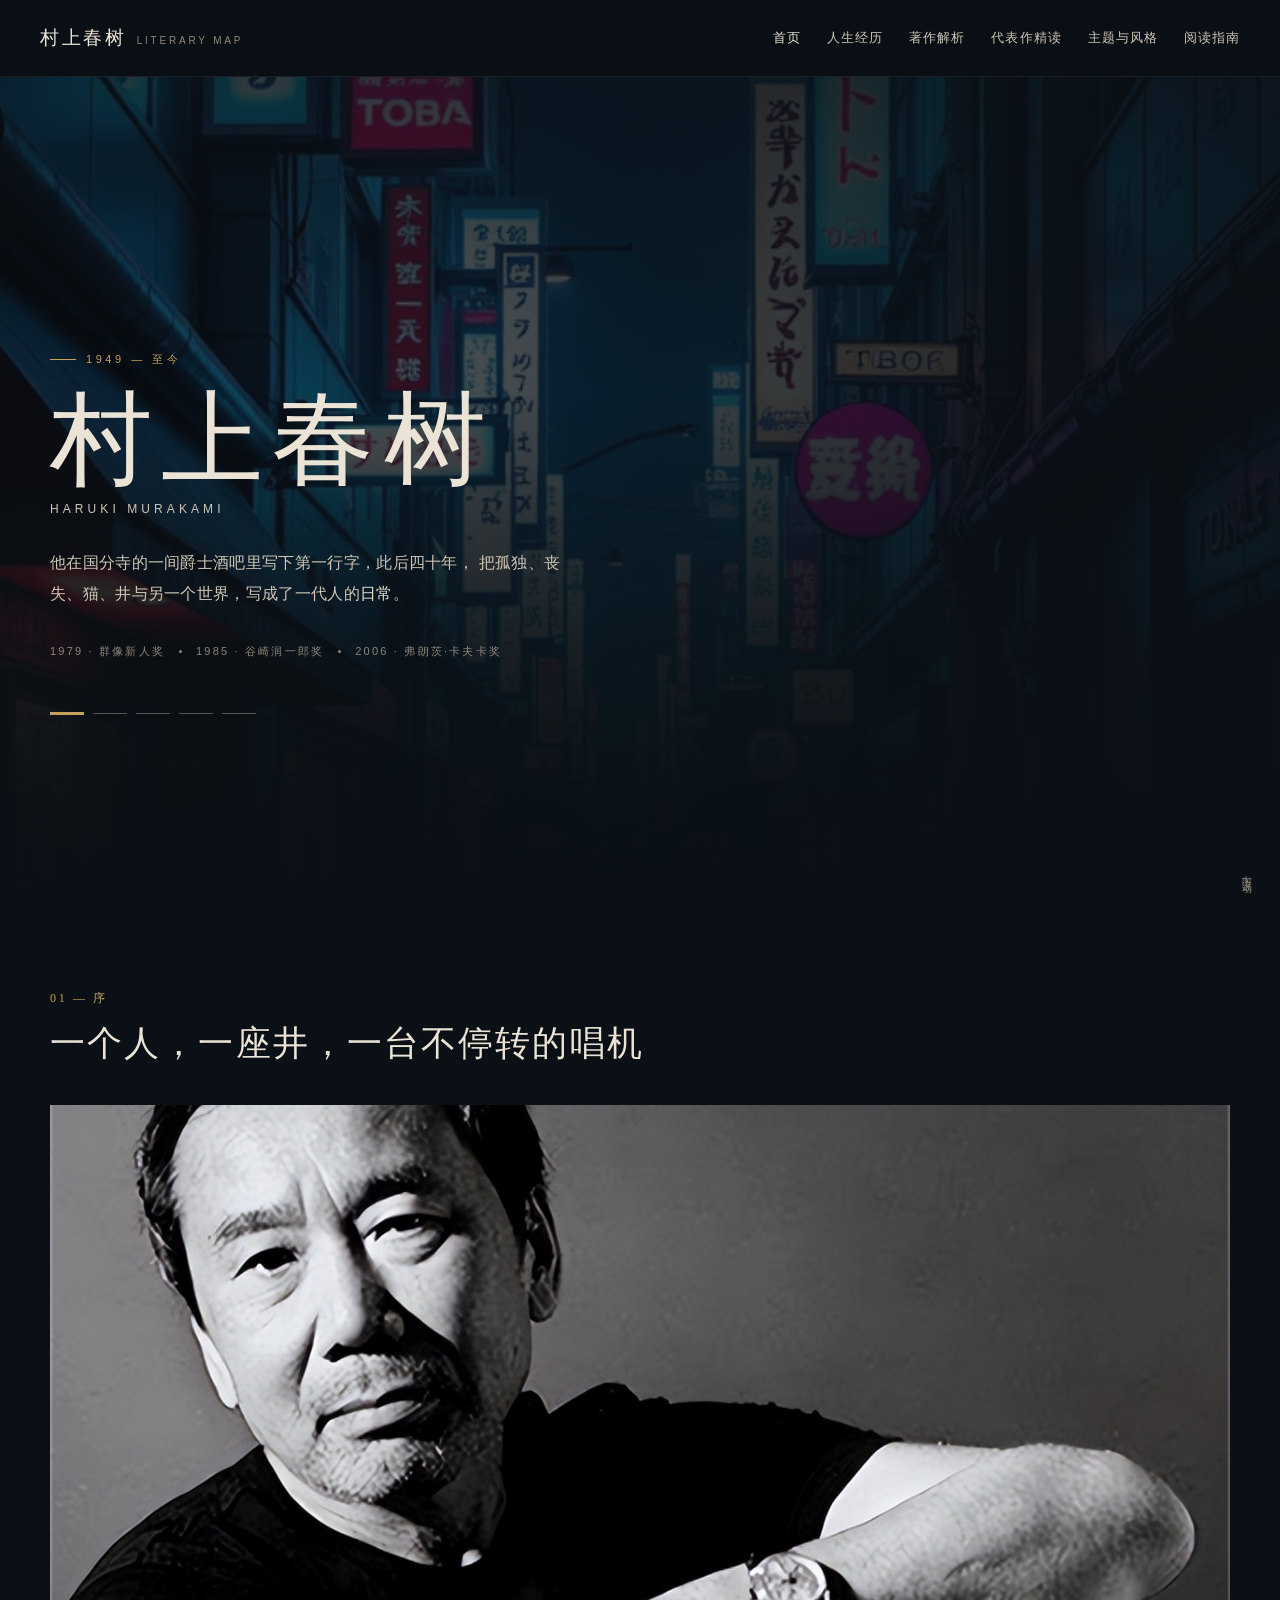
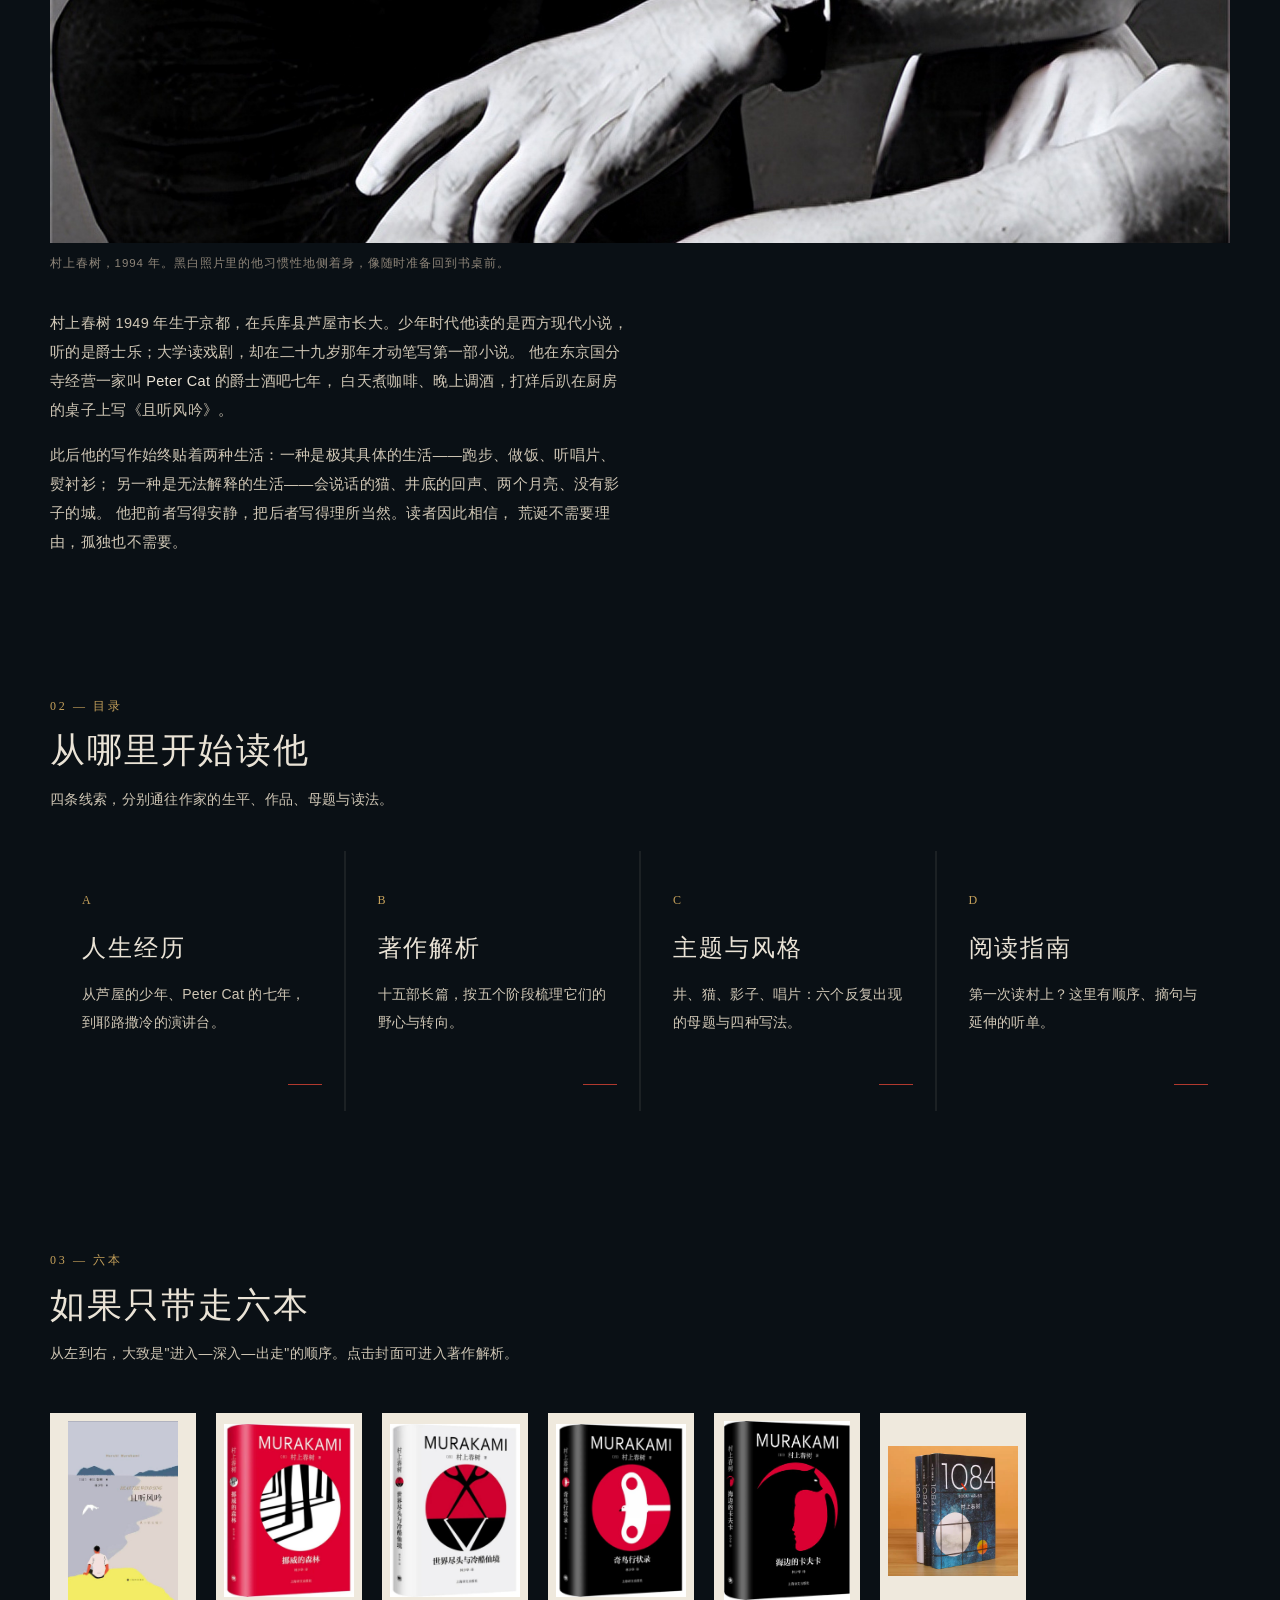
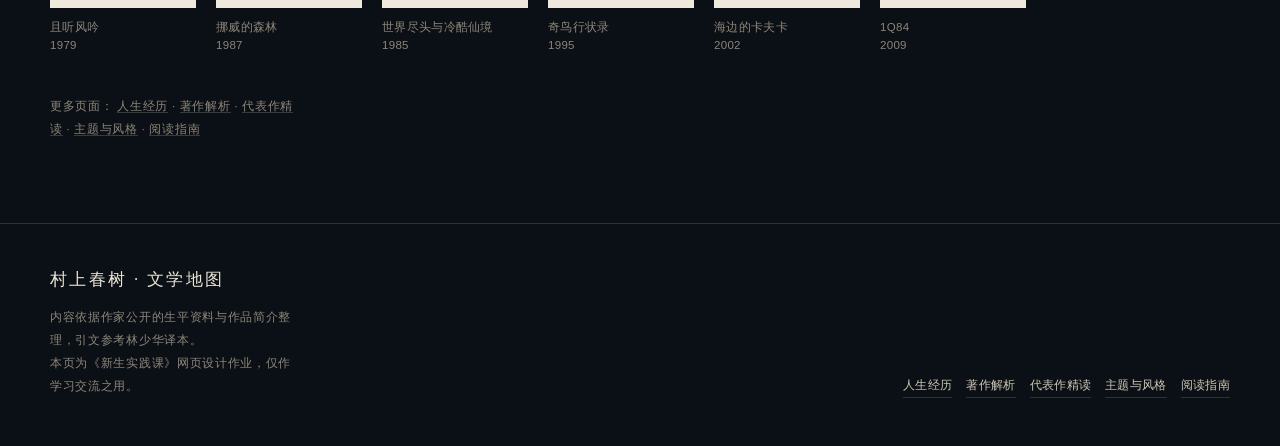
<file: My Web/index.html>
<!DOCTYPE html>
<html lang="zh-CN">
<head>
<meta charset="utf-8">
<meta name="viewport" content="width=device-width, initial-scale=1">
<title>村上春树 · 文学地图</title>
<meta name="description" content="村上春树文学地图：从爵士酒吧到世界尽头，梳理作家的人生经历、代表著作与小说母题。">
<link rel="icon" href="data:image/svg+xml,%3Csvg xmlns='http://www.w3.org/2000/svg' viewBox='0 0 32 32'%3E%3Crect width='32' height='32' fill='%230a1015'/%3E%3Ccircle cx='16' cy='16' r='10' fill='none' stroke='%23eae3d6' stroke-width='1.4'/%3E%3Ccircle cx='16' cy='16' r='3' fill='%23b1392e'/%3E%3C/svg%3E">
<link rel="stylesheet" href="web/style.css">
</head>
<body>

<!-- ================= 顶部导航 ================= -->
<header class="topbar">
  <div class="brand">
    <span class="brand-cn">村上春树</span>
    <span class="brand-en">Literary Map</span>
  </div>
  <nav class="nav" aria-label="主导航">
    <a href="index.html" aria-current="page">首页</a>
    <a href="web/biography.html">人生经历</a>
    <a href="web/works.html">著作解析</a>
    <a href="web/works-detail.html">代表作精读</a>
    <a href="web/style.html">主题与风格</a>
    <a href="web/reading.html">阅读指南</a>
  </nav>
</header>

<!-- ================= 首屏：多张背景交替 ================= -->
<section class="hero hero--home">
  <div class="hero-slides">
    <img src="image/bg-tokyo-night.jpg" alt="雨夜的东京小巷，霓虹倒映在湿漉漉的路面">
    <img src="image/bg-vinyl.jpg" alt="木桌上的黑胶唱片机">
    <img src="image/bg-library.jpg" alt="洒满午后阳光的旧图书馆">
    <img src="image/bg-forest.jpg" alt="林间小径与斑驳光影">
    <img src="image/bg-cat.jpg" alt="窗台上看夕阳的猫">
  </div>
  <div class="hero-veil"></div>

  <div class="hero-inner">
    <span class="eyebrow">1949 — 至今</span>
    <h1 class="hero-title">村上春树</h1>
    <p class="hero-sub">Haruki Murakami</p>
    <p class="hero-lead">
      他在国分寺的一间爵士酒吧里写下第一行字，此后四十年，
      把孤独、丧失、猫、井与另一个世界，写成了一代人的<strong>日常</strong>。
    </p>
    <div class="hero-note">
      <span>1979 · 群像新人奖</span>
      <span>1985 · 谷崎润一郎奖</span>
      <span>2006 · 弗朗茨·卡夫卡奖</span>
    </div>

    <div class="slide-dots" role="group" aria-label="背景图片切换">
      <button type="button" data-index="0" aria-pressed="true" aria-label="切换到雨夜街景"><i></i></button>
      <button type="button" data-index="1" aria-pressed="false" aria-label="切换到黑胶唱片"><i></i></button>
      <button type="button" data-index="2" aria-pressed="false" aria-label="切换到旧图书馆"><i></i></button>
      <button type="button" data-index="3" aria-pressed="false" aria-label="切换到林间小径"><i></i></button>
      <button type="button" data-index="4" aria-pressed="false" aria-label="切换到窗边的猫"><i></i></button>
    </div>
  </div>

  <span class="scroll-hint">向下滚动</span>
</section>

<!-- ================= 序 ================= -->
<section class="section">
  <div class="wrap">
    <div class="section-head">
      <span class="section-index">01 — 序</span>
      <h2 class="section-title">一个人，一座井，一台不停转的唱机</h2>
    </div>

    <figure class="figure-wide">
      <img src="image/portrait-1994.jpg" alt="1994 年的村上春树，黑白肖像" loading="lazy">
      <figcaption>村上春树，1994 年。黑白照片里的他习惯性地侧着身，像随时准备回到书桌前。</figcaption>
    </figure>

    <div class="prose">
      <p>
        村上春树 1949 年生于京都，在兵库县芦屋市长大。少年时代他读的是西方现代小说，
        听的是爵士乐；大学读戏剧，却在二十九岁那年才动笔写第一部小说。
        他在东京国分寺经营一家叫 <strong>Peter Cat</strong> 的爵士酒吧七年，
        白天煮咖啡、晚上调酒，打烊后趴在厨房的桌子上写《且听风吟》。
      </p>
      <p>
        此后他的写作始终贴着两种生活：一种是极其具体的生活——跑步、做饭、听唱片、熨衬衫；
        另一种是无法解释的生活——会说话的猫、井底的回声、两个月亮、没有影子的城。
        他把前者写得安静，把后者写得理所当然。读者因此相信，
        荒诞不需要理由，孤独也不需要。
      </p>
    </div>
  </div>
</section>

<!-- ================= 章节入口 ================= -->
<section class="section section--tight">
  <div class="wrap">
    <div class="section-head">
      <span class="section-index">02 — 目录</span>
      <h2 class="section-title">从哪里开始读他</h2>
      <p class="section-desc">四条线索，分别通往作家的生平、作品、母题与读法。</p>
    </div>

    <div class="entry-grid">
      <a class="entry" href="web/biography.html">
        <span class="entry-no">A</span>
        <h3 class="entry-title">人生经历</h3>
        <p class="entry-desc">从芦屋的少年、Peter Cat 的七年，到耶路撒冷的演讲台。</p>
        <span class="entry-arrow" aria-hidden="true"></span>
      </a>
      <a class="entry" href="web/works.html">
        <span class="entry-no">B</span>
        <h3 class="entry-title">著作解析</h3>
        <p class="entry-desc">十五部长篇，按五个阶段梳理它们的野心与转向。</p>
        <span class="entry-arrow" aria-hidden="true"></span>
      </a>
      <a class="entry" href="web/style.html">
        <span class="entry-no">C</span>
        <h3 class="entry-title">主题与风格</h3>
        <p class="entry-desc">井、猫、影子、唱片：六个反复出现的母题与四种写法。</p>
        <span class="entry-arrow" aria-hidden="true"></span>
      </a>
      <a class="entry" href="web/reading.html">
        <span class="entry-no">D</span>
        <h3 class="entry-title">阅读指南</h3>
        <p class="entry-desc">第一次读村上？这里有顺序、摘句与延伸的听单。</p>
        <span class="entry-arrow" aria-hidden="true"></span>
      </a>
    </div>
  </div>
</section>

<!-- ================= 六本书 ================= -->
<section class="section">
  <div class="wrap">
    <div class="section-head">
      <span class="section-index">03 — 六本</span>
      <h2 class="section-title">如果只带走六本</h2>
      <p class="section-desc">从左到右，大致是"进入—深入—出走"的顺序。点击封面可进入著作解析。</p>
    </div>

    <div class="rail">
      <figure>
        <a href="web/works.html"><img src="image/book-hear-wind.jpg" alt="《且听风吟》封面" loading="lazy"></a>
        <figcaption>且听风吟<br>1979</figcaption>
      </figure>
      <figure>
        <a href="web/works.html"><img src="image/book-norwegian-wood.jpg" alt="《挪威的森林》封面" loading="lazy"></a>
        <figcaption>挪威的森林<br>1987</figcaption>
      </figure>
      <figure>
        <a href="web/works.html"><img src="image/book-end-of-world.jpg" alt="《世界尽头与冷酷仙境》封面" loading="lazy"></a>
        <figcaption>世界尽头与冷酷仙境<br>1985</figcaption>
      </figure>
      <figure>
        <a href="web/works.html"><img src="image/book-windup-bird.jpg" alt="《奇鸟行状录》封面" loading="lazy"></a>
        <figcaption>奇鸟行状录<br>1995</figcaption>
      </figure>
      <figure>
        <a href="web/works-detail.html"><img src="image/book-kafka.jpg" alt="《海边的卡夫卡》封面" loading="lazy"></a>
        <figcaption>海边的卡夫卡<br>2002</figcaption>
      </figure>
      <figure>
        <a href="web/works-detail.html"><img src="image/book-1q84.jpg" alt="《1Q84》封面" loading="lazy"></a>
        <figcaption>1Q84<br>2009</figcaption>
      </figure>
    </div>

    <p class="footer-meta" style="margin-top:18px">
      更多页面：
      <a href="web/biography.html" style="border-bottom:1px solid rgba(234,227,214,.2)">人生经历</a> ·
      <a href="web/works.html" style="border-bottom:1px solid rgba(234,227,214,.2)">著作解析</a> ·
      <a href="web/works-detail.html" style="border-bottom:1px solid rgba(234,227,214,.2)">代表作精读</a> ·
      <a href="web/style.html" style="border-bottom:1px solid rgba(234,227,214,.2)">主题与风格</a> ·
      <a href="web/reading.html" style="border-bottom:1px solid rgba(234,227,214,.2)">阅读指南</a>
    </p>
  </div>
</section>

<!-- ================= 页尾 ================= -->
<footer class="footer">
  <div class="footer-inner">
    <div>
      <p class="footer-brand">村上春树 · 文学地图</p>
      <p class="footer-meta" style="margin-top:10px">
        内容依据作家公开的生平资料与作品简介整理，引文参考林少华译本。<br>
        本页为《新生实践课》网页设计作业，仅作学习交流之用。
      </p>
    </div>
    <div class="footer-links">
      <a href="web/biography.html">人生经历</a>
      <a href="web/works.html">著作解析</a>
      <a href="web/works-detail.html">代表作精读</a>
      <a href="web/style.html">主题与风格</a>
      <a href="web/reading.html">阅读指南</a>
    </div>
  </div>
</footer>

<script src="web/slideshow.js"></script>
</body>
</html>
</file>
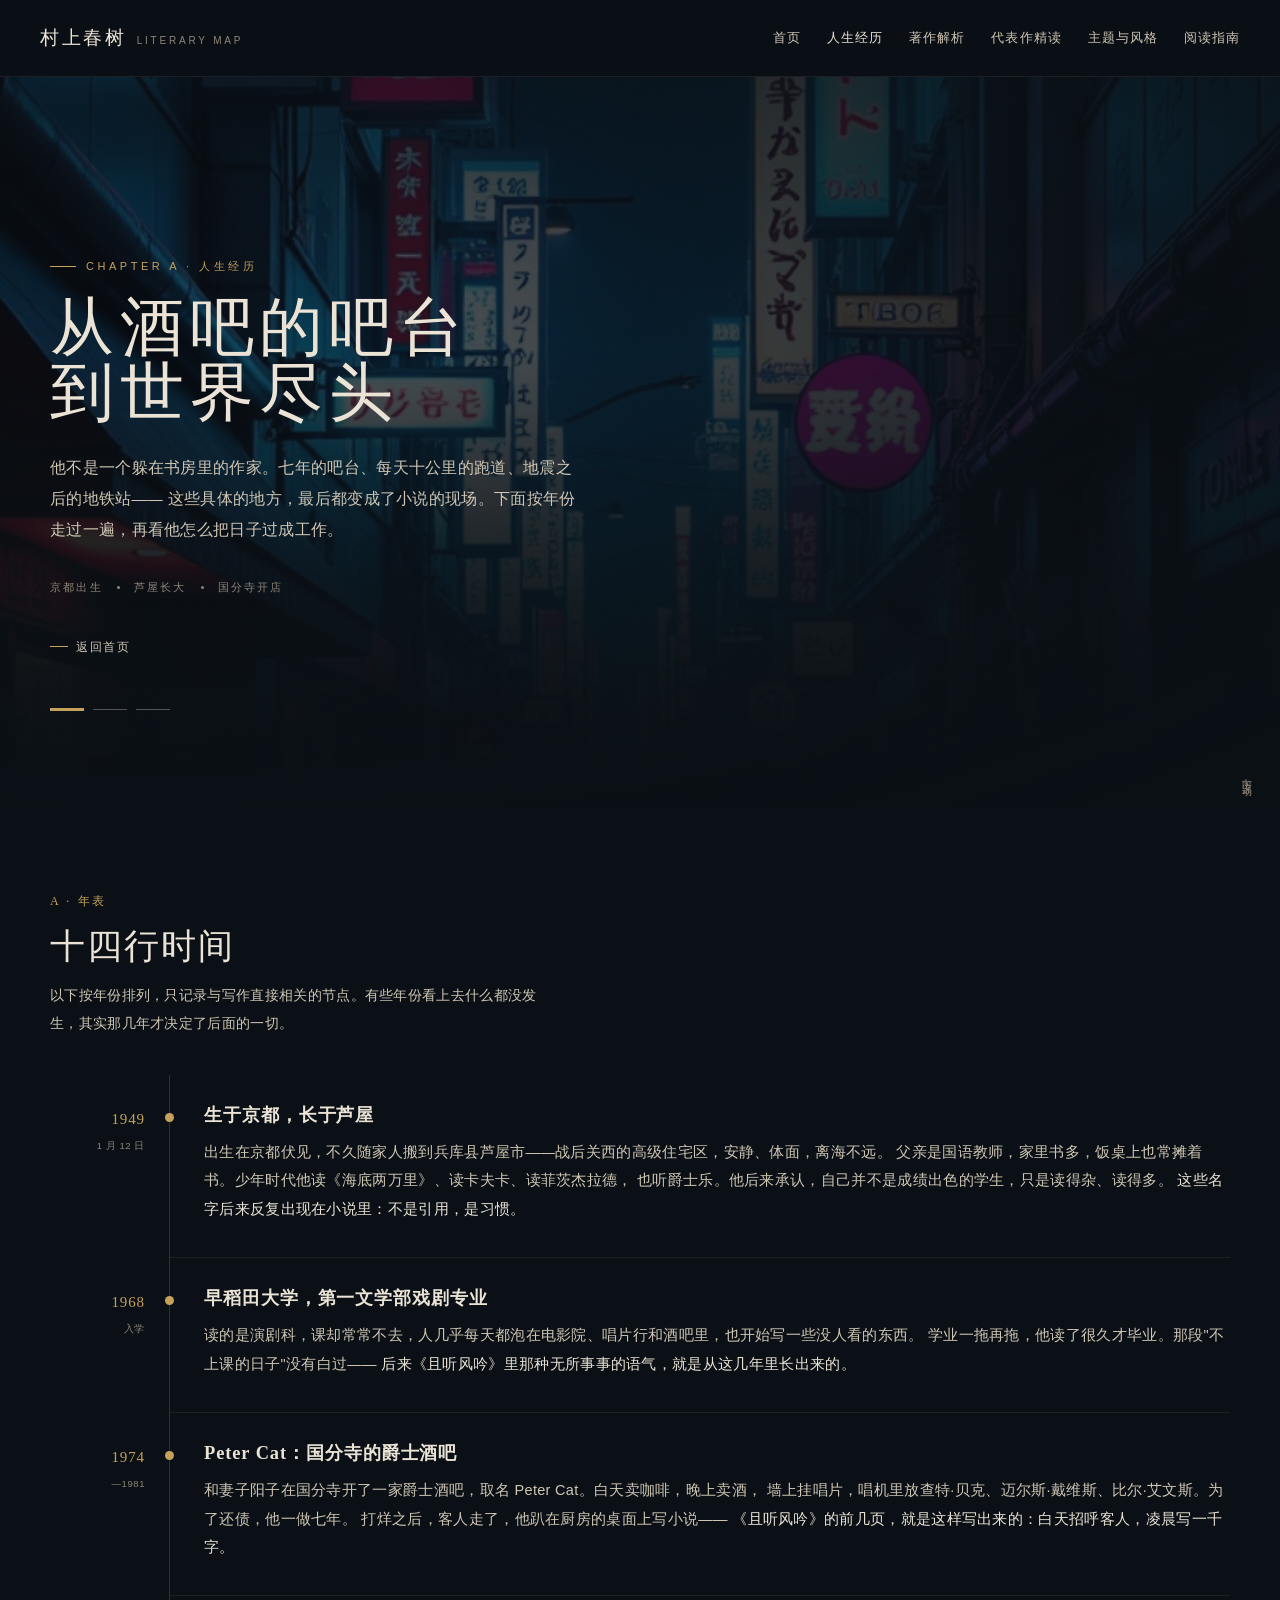
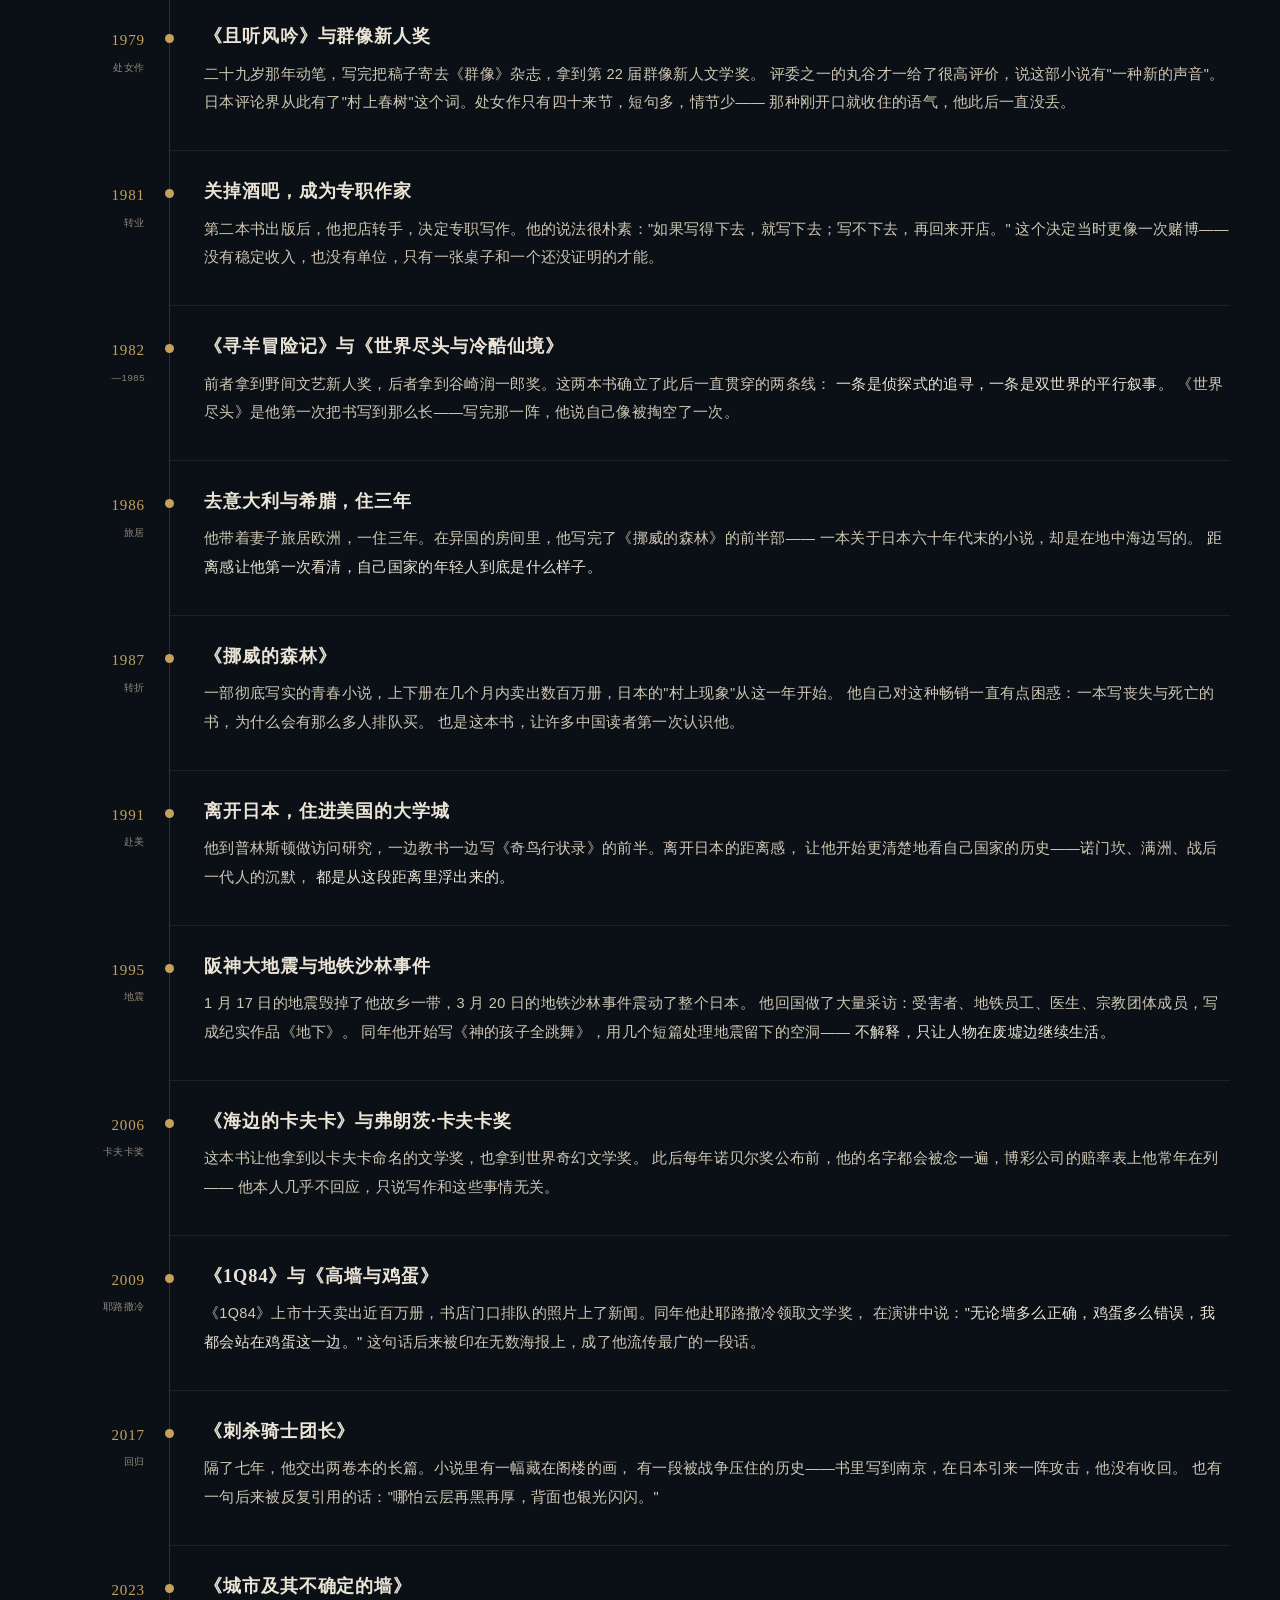
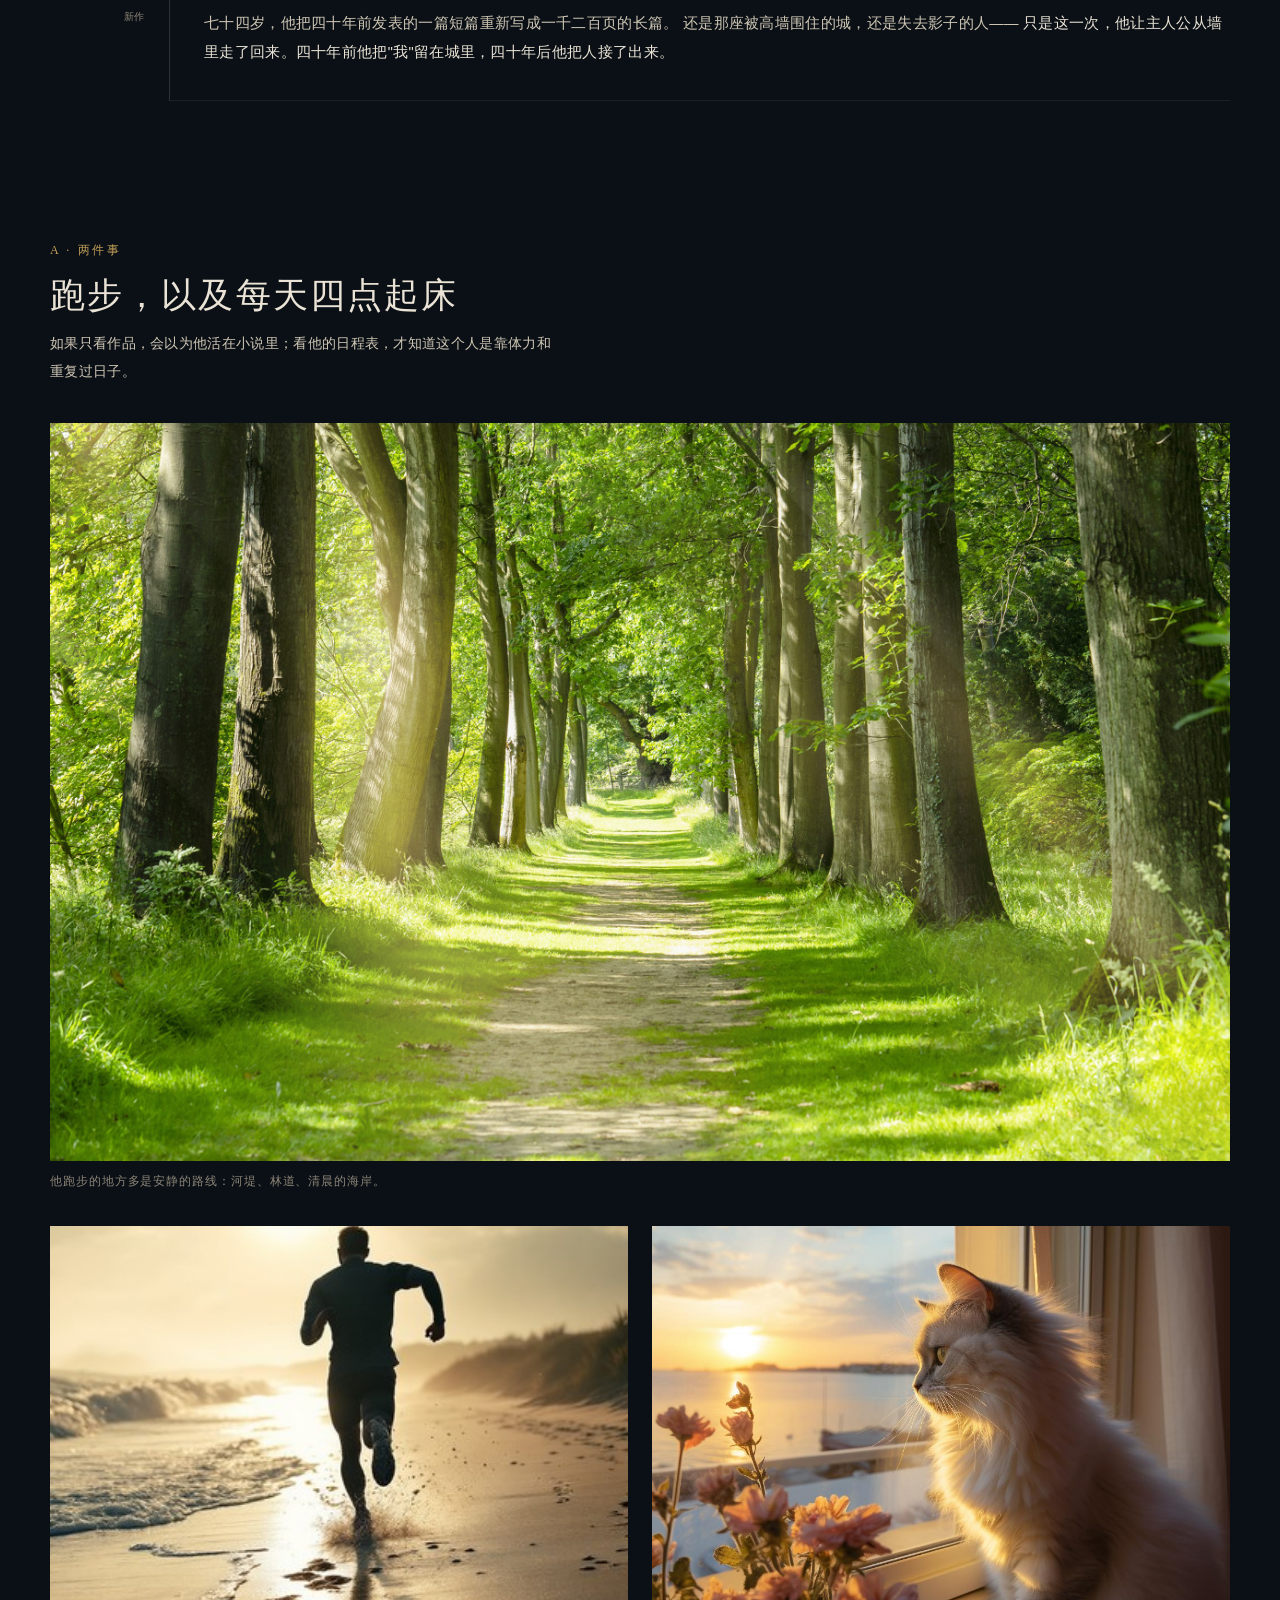
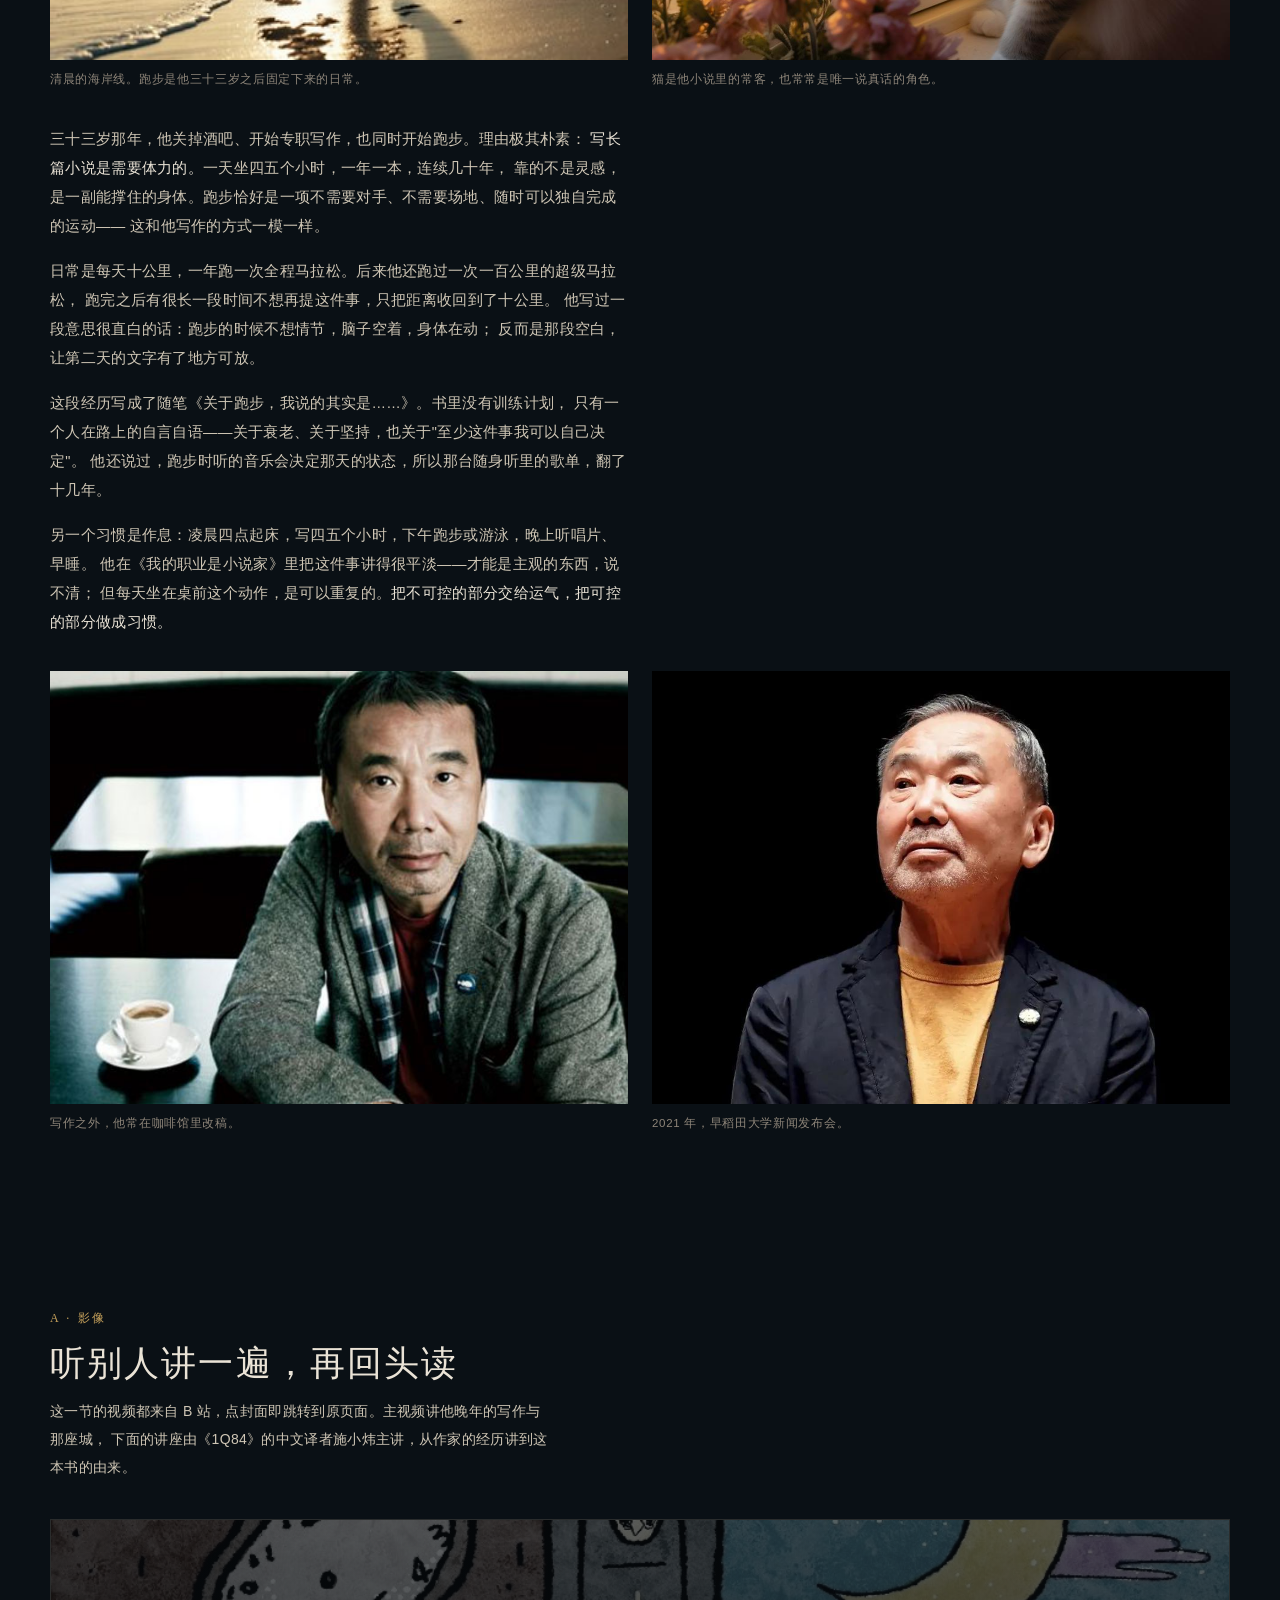
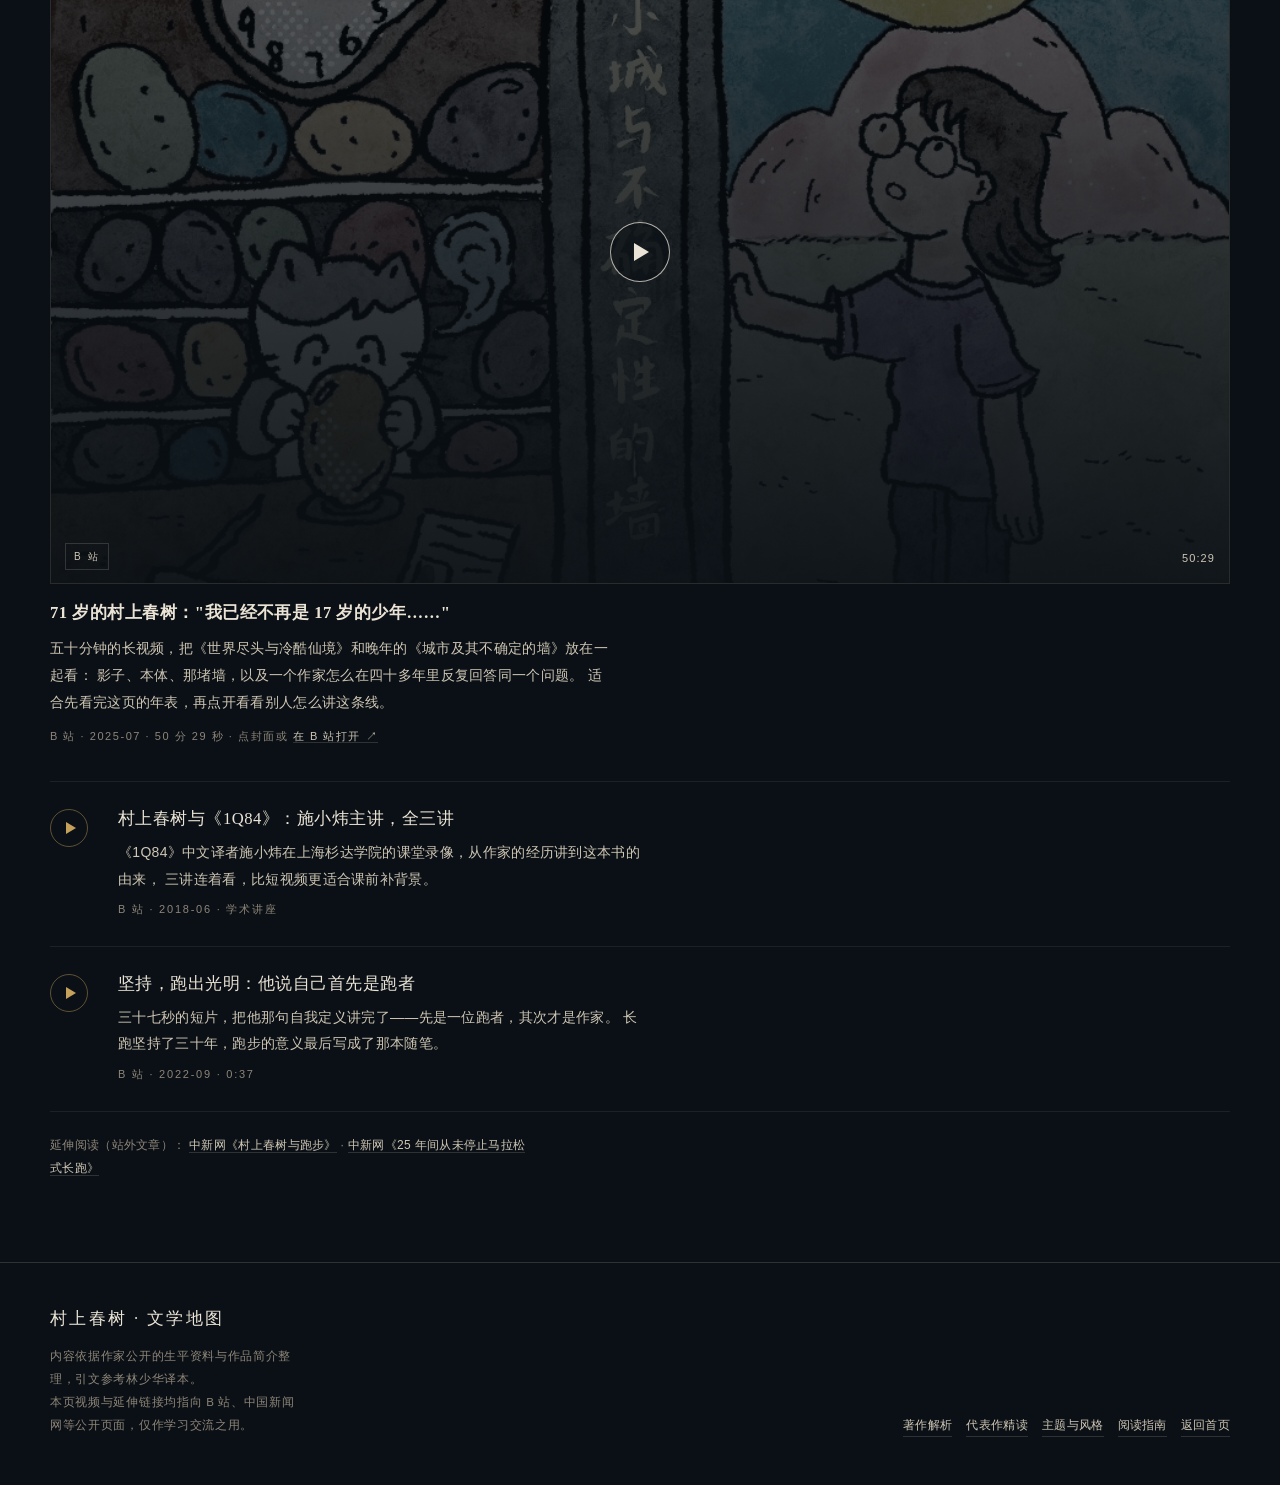
<file: My Web/web/biography.html>
<!DOCTYPE html>
<html lang="zh-CN">
<head>
<meta charset="utf-8">
<meta name="viewport" content="width=device-width, initial-scale=1">
<title>人生经历 · 村上春树</title>
<meta name="description" content="村上春树的人生经历：芦屋的少年时代、Peter Cat 的七年、专职写作、赴美与回国、地震之后的转向，以及跑步与作息。">
<link rel="icon" href="data:image/svg+xml,%3Csvg xmlns='http://www.w3.org/2000/svg' viewBox='0 0 32 32'%3E%3Crect width='32' height='32' fill='%230a1015'/%3E%3Ccircle cx='16' cy='16' r='10' fill='none' stroke='%23eae3d6' stroke-width='1.4'/%3E%3Ccircle cx='16' cy='16' r='3' fill='%23b1392e'/%3E%3C/svg%3E">
<link rel="stylesheet" href="style.css">
</head>
<body>

<header class="topbar">
  <div class="brand">
    <span class="brand-cn">村上春树</span>
    <span class="brand-en">Literary Map</span>
  </div>
  <nav class="nav" aria-label="主导航">
    <a href="../index.html">首页</a>
    <a href="biography.html" aria-current="page">人生经历</a>
    <a href="works.html">著作解析</a>
    <a href="works-detail.html">代表作精读</a>
    <a href="style.html">主题与风格</a>
    <a href="reading.html">阅读指南</a>
  </nav>
</header>

<section class="hero">
  <div class="hero-slides">
    <img src="../image/bg-tokyo-night.jpg" alt="雨夜东京的小巷">
    <img src="../image/bg-library.jpg" alt="旧图书馆内景">
    <img src="../image/bg-vinyl.jpg" alt="黑胶唱片机">
  </div>
  <div class="hero-veil"></div>

  <div class="hero-inner">
    <span class="eyebrow">Chapter A · 人生经历</span>
    <h1 class="hero-title" style="font-size:clamp(2.1rem,7vw,4rem)">从酒吧的吧台<br>到世界尽头</h1>
    <p class="hero-lead">
      他不是一个躲在书房里的作家。七年的吧台、每天十公里的跑道、地震之后的地铁站——
      这些具体的地方，最后都变成了小说的现场。下面按年份走过一遍，再看他怎么把日子过成工作。
    </p>
    <div class="hero-note">
      <span>京都出生</span>
      <span>芦屋长大</span>
      <span>国分寺开店</span>
    </div>
    <p style="margin-top:30px"><a class="back-home" href="../index.html">返回首页</a></p>

    <div class="slide-dots" role="group" aria-label="背景图片切换">
      <button type="button" data-index="0" aria-pressed="true" aria-label="切换到雨夜街景"><i></i></button>
      <button type="button" data-index="1" aria-pressed="false" aria-label="切换到旧图书馆"><i></i></button>
      <button type="button" data-index="2" aria-pressed="false" aria-label="切换到黑胶唱片"><i></i></button>
    </div>
  </div>
  <span class="scroll-hint">向下滚动</span>
</section>

<section class="section">
  <div class="wrap">
    <div class="section-head">
      <span class="section-index">A · 年表</span>
      <h2 class="section-title">十四行时间</h2>
      <p class="section-desc">以下按年份排列，只记录与写作直接相关的节点。有些年份看上去什么都没发生，其实那几年才决定了后面的一切。</p>
    </div>

    <div class="timeline">

      <div class="tl-item">
        <div class="tl-axis">1949<span>1 月 12 日</span></div>
        <div class="tl-body">
          <h3 class="tl-title">生于京都，长于芦屋</h3>
          <p class="tl-text">
            出生在京都伏见，不久随家人搬到兵库县芦屋市——战后关西的高级住宅区，安静、体面，离海不远。
            父亲是国语教师，家里书多，饭桌上也常摊着书。少年时代他读《海底两万里》、读卡夫卡、读菲茨杰拉德，
            也听爵士乐。他后来承认，自己并不是成绩出色的学生，只是读得杂、读得多。
            <em>这些名字后来反复出现在小说里：不是引用，是习惯。</em>
          </p>
        </div>
      </div>

      <div class="tl-item">
        <div class="tl-axis">1968<span>入学</span></div>
        <div class="tl-body">
          <h3 class="tl-title">早稻田大学，第一文学部戏剧专业</h3>
          <p class="tl-text">
            读的是演剧科，课却常常不去，人几乎每天都泡在电影院、唱片行和酒吧里，也开始写一些没人看的东西。
            学业一拖再拖，他读了很久才毕业。那段"不上课的日子"没有白过——
            <em>后来《且听风吟》里那种无所事事的语气，就是从这几年里长出来的。</em>
          </p>
        </div>
      </div>

      <div class="tl-item">
        <div class="tl-axis">1974<span>—1981</span></div>
        <div class="tl-body">
          <h3 class="tl-title">Peter Cat：国分寺的爵士酒吧</h3>
          <p class="tl-text">
            和妻子阳子在国分寺开了一家爵士酒吧，取名 Peter Cat。白天卖咖啡，晚上卖酒，
            墙上挂唱片，唱机里放查特·贝克、迈尔斯·戴维斯、比尔·艾文斯。为了还债，他一做七年。
            打烊之后，客人走了，他趴在厨房的桌面上写小说——
            <em>《且听风吟》的前几页，就是这样写出来的：白天招呼客人，凌晨写一千字。</em>
          </p>
        </div>
      </div>

      <div class="tl-item">
        <div class="tl-axis">1979<span>处女作</span></div>
        <div class="tl-body">
          <h3 class="tl-title">《且听风吟》与群像新人奖</h3>
          <p class="tl-text">
            二十九岁那年动笔，写完把稿子寄去《群像》杂志，拿到第 22 届群像新人文学奖。
            评委之一的丸谷才一给了很高评价，说这部小说有"一种新的声音"。
            日本评论界从此有了"村上春树"这个词。处女作只有四十来节，短句多，情节少——
            那种刚开口就收住的语气，他此后一直没丢。
          </p>
        </div>
      </div>

      <div class="tl-item">
        <div class="tl-axis">1981<span>转业</span></div>
        <div class="tl-body">
          <h3 class="tl-title">关掉酒吧，成为专职作家</h3>
          <p class="tl-text">
            第二本书出版后，他把店转手，决定专职写作。他的说法很朴素："如果写得下去，就写下去；写不下去，再回来开店。"
            这个决定当时更像一次赌博——没有稳定收入，也没有单位，只有一张桌子和一个还没证明的才能。
          </p>
        </div>
      </div>

      <div class="tl-item">
        <div class="tl-axis">1982<span>—1985</span></div>
        <div class="tl-body">
          <h3 class="tl-title">《寻羊冒险记》与《世界尽头与冷酷仙境》</h3>
          <p class="tl-text">
            前者拿到野间文艺新人奖，后者拿到谷崎润一郎奖。这两本书确立了此后一直贯穿的两条线：
            <em>一条是侦探式的追寻，一条是双世界的平行叙事。</em>
            《世界尽头》是他第一次把书写到那么长——写完那一阵，他说自己像被掏空了一次。
          </p>
        </div>
      </div>

      <div class="tl-item">
        <div class="tl-axis">1986<span>旅居</span></div>
        <div class="tl-body">
          <h3 class="tl-title">去意大利与希腊，住三年</h3>
          <p class="tl-text">
            他带着妻子旅居欧洲，一住三年。在异国的房间里，他写完了《挪威的森林》的前半部——
            一本关于日本六十年代末的小说，却是在地中海边写的。
            <em>距离感让他第一次看清，自己国家的年轻人到底是什么样子。</em>
          </p>
        </div>
      </div>

      <div class="tl-item">
        <div class="tl-axis">1987<span>转折</span></div>
        <div class="tl-body">
          <h3 class="tl-title">《挪威的森林》</h3>
          <p class="tl-text">
            一部彻底写实的青春小说，上下册在几个月内卖出数百万册，日本的"村上现象"从这一年开始。
            他自己对这种畅销一直有点困惑：一本写丧失与死亡的书，为什么会有那么多人排队买。
            也是这本书，让许多中国读者第一次认识他。
          </p>
        </div>
      </div>

      <div class="tl-item">
        <div class="tl-axis">1991<span>赴美</span></div>
        <div class="tl-body">
          <h3 class="tl-title">离开日本，住进美国的大学城</h3>
          <p class="tl-text">
            他到普林斯顿做访问研究，一边教书一边写《奇鸟行状录》的前半。离开日本的距离感，
            让他开始更清楚地看自己国家的历史——诺门坎、满洲、战后一代人的沉默，
            <em>都是从这段距离里浮出来的。</em>
          </p>
        </div>
      </div>

      <div class="tl-item">
        <div class="tl-axis">1995<span>地震</span></div>
        <div class="tl-body">
          <h3 class="tl-title">阪神大地震与地铁沙林事件</h3>
          <p class="tl-text">
            1 月 17 日的地震毁掉了他故乡一带，3 月 20 日的地铁沙林事件震动了整个日本。
            他回国做了大量采访：受害者、地铁员工、医生、宗教团体成员，写成纪实作品《地下》。
            同年他开始写《神的孩子全跳舞》，用几个短篇处理地震留下的空洞——
            <em>不解释，只让人物在废墟边继续生活。</em>
          </p>
        </div>
      </div>

      <div class="tl-item">
        <div class="tl-axis">2006<span>卡夫卡奖</span></div>
        <div class="tl-body">
          <h3 class="tl-title">《海边的卡夫卡》与弗朗茨·卡夫卡奖</h3>
          <p class="tl-text">
            这本书让他拿到以卡夫卡命名的文学奖，也拿到世界奇幻文学奖。
            此后每年诺贝尔奖公布前，他的名字都会被念一遍，博彩公司的赔率表上他常年在列——
            他本人几乎不回应，只说写作和这些事情无关。
          </p>
        </div>
      </div>

      <div class="tl-item">
        <div class="tl-axis">2009<span>耶路撒冷</span></div>
        <div class="tl-body">
          <h3 class="tl-title">《1Q84》与《高墙与鸡蛋》</h3>
          <p class="tl-text">
            《1Q84》上市十天卖出近百万册，书店门口排队的照片上了新闻。同年他赴耶路撒冷领取文学奖，
            在演讲中说：<em>"无论墙多么正确，鸡蛋多么错误，我都会站在鸡蛋这一边。"</em>
            这句话后来被印在无数海报上，成了他流传最广的一段话。
          </p>
        </div>
      </div>

      <div class="tl-item">
        <div class="tl-axis">2017<span>回归</span></div>
        <div class="tl-body">
          <h3 class="tl-title">《刺杀骑士团长》</h3>
          <p class="tl-text">
            隔了七年，他交出两卷本的长篇。小说里有一幅藏在阁楼的画，
            有一段被战争压住的历史——书里写到南京，在日本引来一阵攻击，他没有收回。
            也有一句后来被反复引用的话："哪怕云层再黑再厚，背面也银光闪闪。"
          </p>
        </div>
      </div>

      <div class="tl-item">
        <div class="tl-axis">2023<span>新作</span></div>
        <div class="tl-body">
          <h3 class="tl-title">《城市及其不确定的墙》</h3>
          <p class="tl-text">
            七十四岁，他把四十年前发表的一篇短篇重新写成一千二百页的长篇。
            还是那座被高墙围住的城，还是失去影子的人——
            <em>只是这一次，他让主人公从墙里走了回来。四十年前他把"我"留在城里，四十年后他把人接了出来。</em>
          </p>
        </div>
      </div>

    </div>
  </div>
</section>

<section class="section section--tight">
  <div class="wrap">
    <div class="section-head">
      <span class="section-index">A · 两件事</span>
      <h2 class="section-title">跑步，以及每天四点起床</h2>
      <p class="section-desc">如果只看作品，会以为他活在小说里；看他的日程表，才知道这个人是靠体力和重复过日子。</p>
    </div>

    <figure class="figure-wide">
      <img src="../image/bg-forest.jpg" alt="林间小径上的光影" loading="lazy">
      <figcaption>他跑步的地方多是安静的路线：河堤、林道、清晨的海岸。</figcaption>
    </figure>

    <div class="duo">
      <figure>
        <img src="../image/bg-sea.jpg" alt="日出时的海滩，一个人在跑步" loading="lazy">
        <figcaption>清晨的海岸线。跑步是他三十三岁之后固定下来的日常。</figcaption>
      </figure>
      <figure>
        <img src="../image/bg-cat.jpg" alt="窗台上看夕阳的猫" loading="lazy">
        <figcaption>猫是他小说里的常客，也常常是唯一说真话的角色。</figcaption>
      </figure>
    </div>

    <div class="prose">
      <p>
        三十三岁那年，他关掉酒吧、开始专职写作，也同时开始跑步。理由极其朴素：
        <strong>写长篇小说是需要体力的。</strong>一天坐四五个小时，一年一本，连续几十年，
        靠的不是灵感，是一副能撑住的身体。跑步恰好是一项不需要对手、不需要场地、随时可以独自完成的运动——
        这和他写作的方式一模一样。
      </p>
      <p>
        日常是每天十公里，一年跑一次全程马拉松。后来他还跑过一次一百公里的超级马拉松，
        跑完之后有很长一段时间不想再提这件事，只把距离收回到了十公里。
        他写过一段意思很直白的话：跑步的时候不想情节，脑子空着，身体在动；
        反而是那段空白，让第二天的文字有了地方可放。
      </p>
      <p>
        这段经历写成了随笔《关于跑步，我说的其实是……》。书里没有训练计划，
        只有一个人在路上的自言自语——关于衰老、关于坚持，也关于"至少这件事我可以自己决定"。
        他还说过，跑步时听的音乐会决定那天的状态，所以那台随身听里的歌单，翻了十几年。
      </p>
      <p>
        另一个习惯是作息：凌晨四点起床，写四五个小时，下午跑步或游泳，晚上听唱片、早睡。
        他在《我的职业是小说家》里把这件事讲得很平淡——才能是主观的东西，说不清；
        但每天坐在桌前这个动作，是可以重复的。<strong>把不可控的部分交给运气，把可控的部分做成习惯。</strong>
      </p>
    </div>

    <div class="duo">
      <figure>
        <img src="../image/portrait-cafe.jpg" alt="村上春树在咖啡馆里" loading="lazy">
        <figcaption>写作之外，他常在咖啡馆里改稿。</figcaption>
      </figure>
      <figure>
        <img src="../image/portrait-2021.jpg" alt="2021 年村上春树在早稻田大学的发布会" loading="lazy">
        <figcaption>2021 年，早稻田大学新闻发布会。</figcaption>
      </figure>
    </div>
  </div>
</section>

<section class="section">
  <div class="wrap">
    <div class="section-head">
      <span class="section-index">A · 影像</span>
      <h2 class="section-title">听别人讲一遍，再回头读</h2>
      <p class="section-desc">
        这一节的视频都来自 B 站，点封面即跳转到原页面。主视频讲他晚年的写作与那座城，
        下面的讲座由《1Q84》的中文译者施小炜主讲，从作家的经历讲到这本书的由来。
      </p>
    </div>

    <a class="video-card" href="https://www.bilibili.com/video/BV1Du3TzSE6d/" target="_blank" rel="noopener">
      <img src="../image/video-71.jpg" alt="B 站视频封面：71 岁的村上春树" loading="lazy">
      <span class="vc-veil"></span>
      <span class="vc-play" aria-hidden="true"><i></i></span>
      <span class="vc-tag">B 站</span>
      <span class="vc-dur">50:29</span>
    </a>
    <h3 class="video-card-title">71 岁的村上春树："我已经不再是 17 岁的少年……"</h3>
    <p class="video-card-desc">
      五十分钟的长视频，把《世界尽头与冷酷仙境》和晚年的《城市及其不确定的墙》放在一起看：
      影子、本体、那堵墙，以及一个作家怎么在四十多年里反复回答同一个问题。
      适合先看完这页的年表，再点开看看别人怎么讲这条线。
    </p>
    <p class="video-card-foot">
      B 站 · 2025-07 · 50 分 29 秒 · 点封面或
      <a href="https://www.bilibili.com/video/BV1Du3TzSE6d/" target="_blank" rel="noopener">在 B 站打开 ↗</a>
    </p>

    <div class="vlist">
      <a class="vitem" href="https://www.bilibili.com/video/av24409368" target="_blank" rel="noopener">
        <span class="vplay" aria-hidden="true"><i></i></span>
        <div>
          <h3 class="vtitle">村上春树与《1Q84》：施小炜主讲，全三讲</h3>
          <p class="vdesc">
            《1Q84》中文译者施小炜在上海杉达学院的课堂录像，从作家的经历讲到这本书的由来，
            三讲连着看，比短视频更适合课前补背景。
          </p>
          <span class="vsrc">B 站 · 2018-06 · 学术讲座</span>
        </div>
      </a>

      <a class="vitem" href="https://www.bilibili.com/video/BV1qG41137Vj/" target="_blank" rel="noopener">
        <span class="vplay" aria-hidden="true"><i></i></span>
        <div>
          <h3 class="vtitle">坚持，跑出光明：他说自己首先是跑者</h3>
          <p class="vdesc">
            三十七秒的短片，把他那句自我定义讲完了——先是一位跑者，其次才是作家。
            长跑坚持了三十年，跑步的意义最后写成了那本随笔。
          </p>
          <span class="vsrc">B 站 · 2022-09 · 0:37</span>
        </div>
      </a>
    </div>

    <p class="media-note">
      延伸阅读（站外文章）：
      <a href="http://www.chinanews.com.cn/hr/2012/05-24/3913761.shtml" target="_blank" rel="noopener">中新网《村上春树与跑步》</a>
      ·
      <a href="http://www.chinanews.com.cn/cul/news/2007/11-05/1068276.shtml" target="_blank" rel="noopener">中新网《25 年间从未停止马拉松式长跑》</a>
    </p>
  </div>
</section>

<footer class="footer">
  <div class="footer-inner">
    <div>
      <p class="footer-brand">村上春树 · 文学地图</p>
      <p class="footer-meta" style="margin-top:10px">
        内容依据作家公开的生平资料与作品简介整理，引文参考林少华译本。<br>
        本页视频与延伸链接均指向 B 站、中国新闻网等公开页面，仅作学习交流之用。
      </p>
    </div>
    <div class="footer-links">
      <a href="works.html">著作解析</a>
      <a href="works-detail.html">代表作精读</a>
      <a href="style.html">主题与风格</a>
      <a href="reading.html">阅读指南</a>
      <a href="../index.html">返回首页</a>
    </div>
  </div>
</footer>

<script src="slideshow.js"></script>
</body>
</html>
</file>
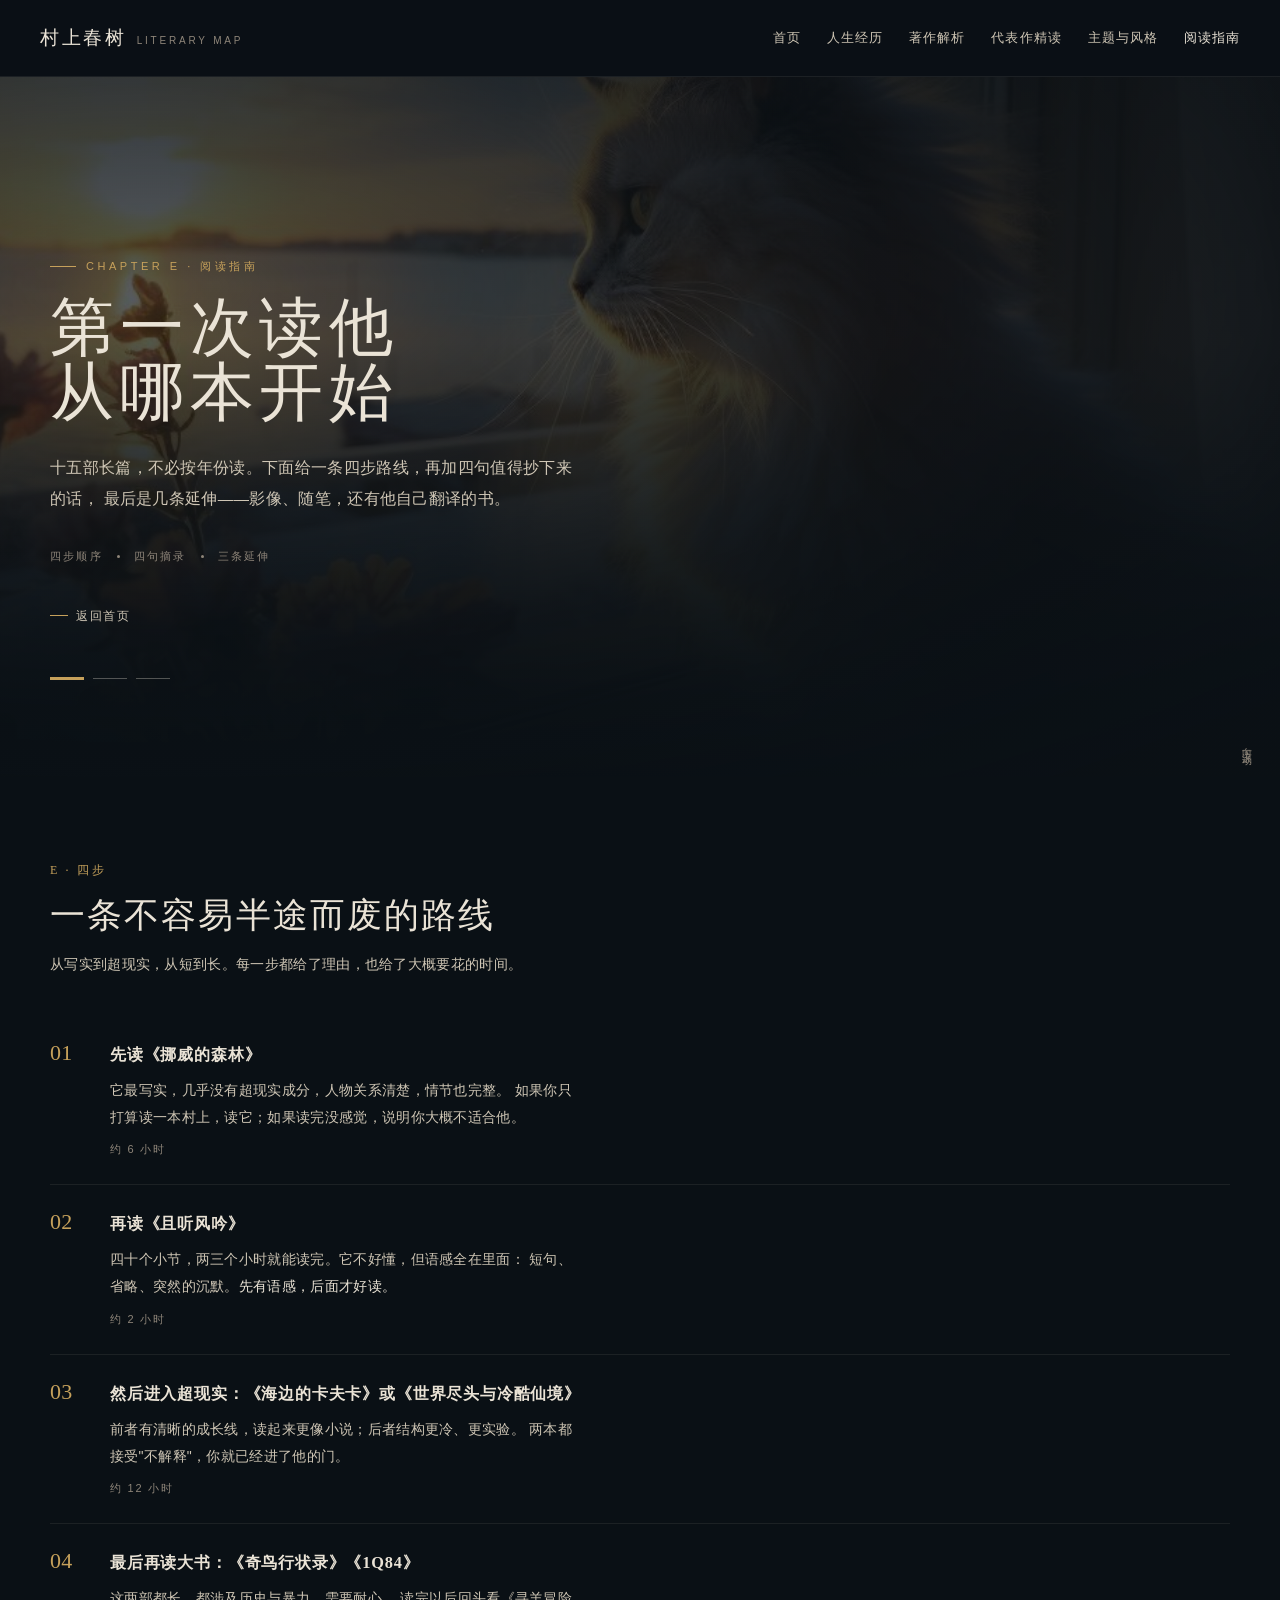
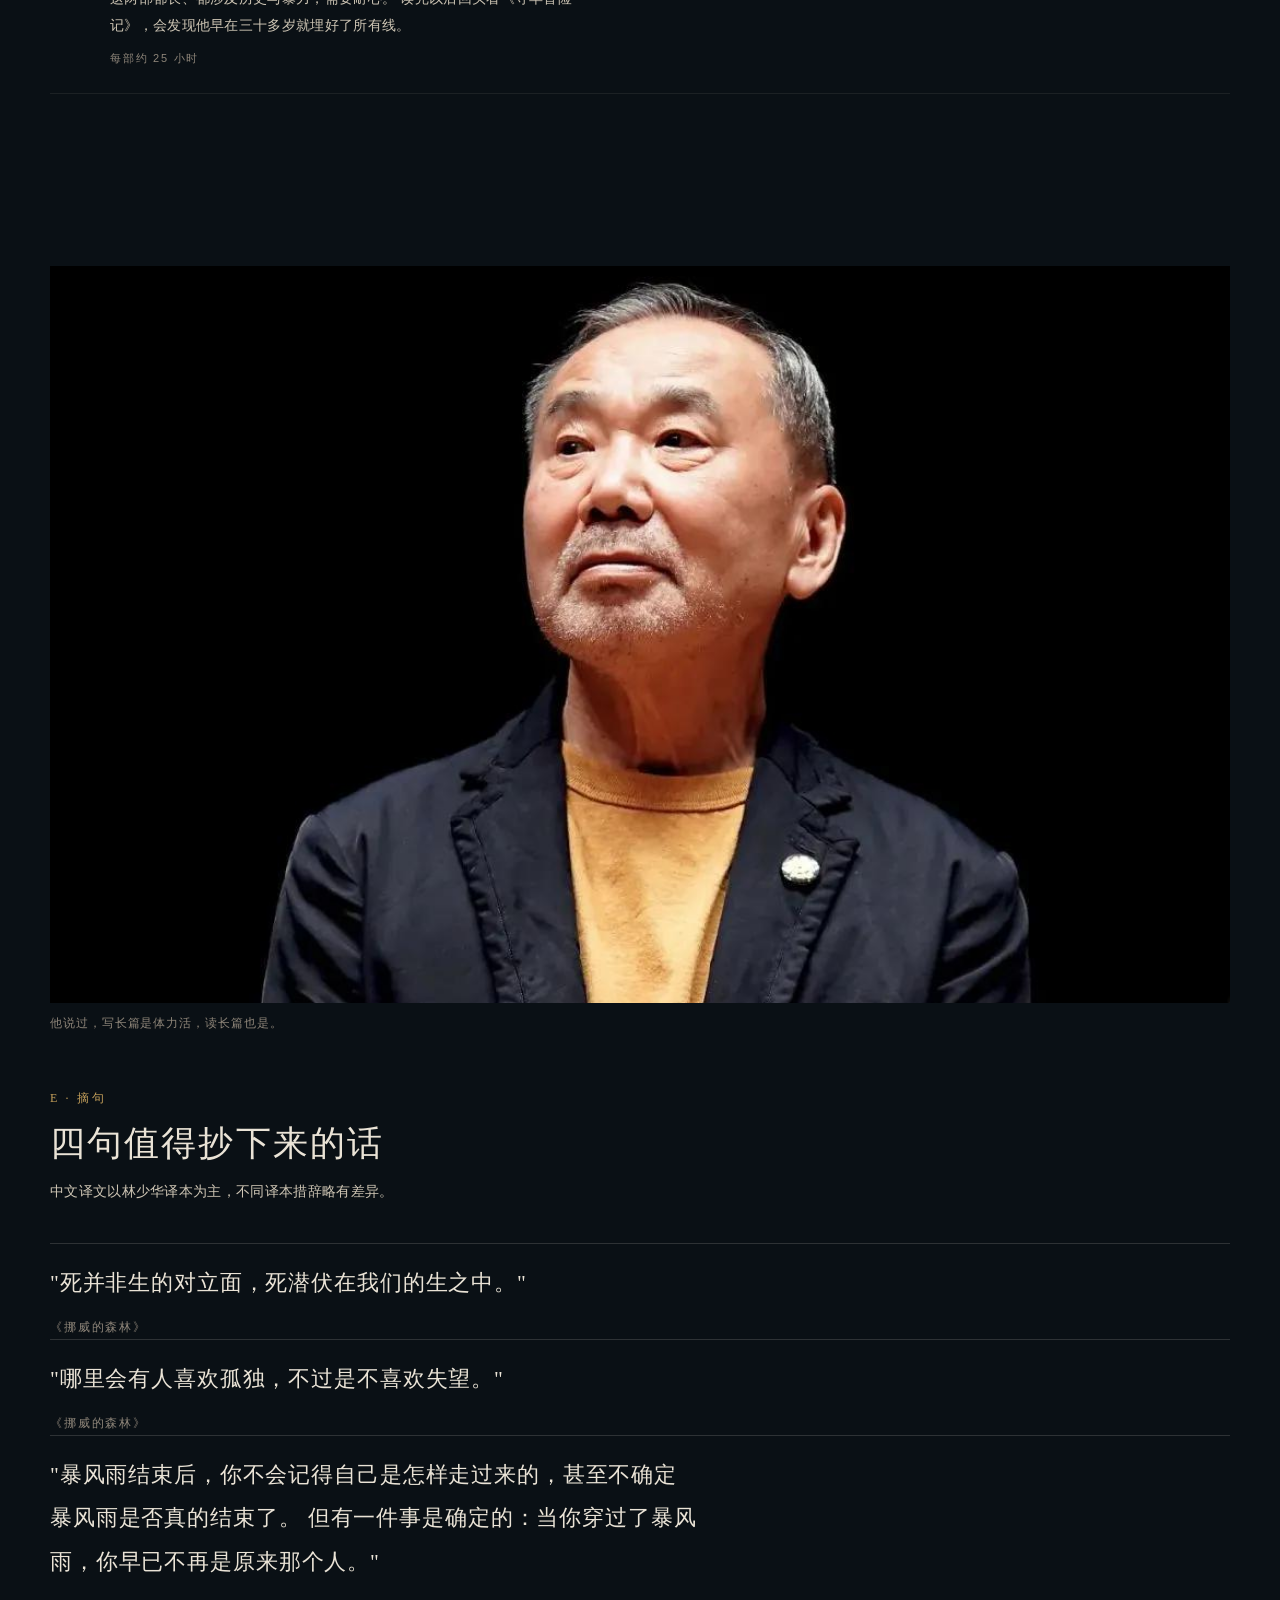
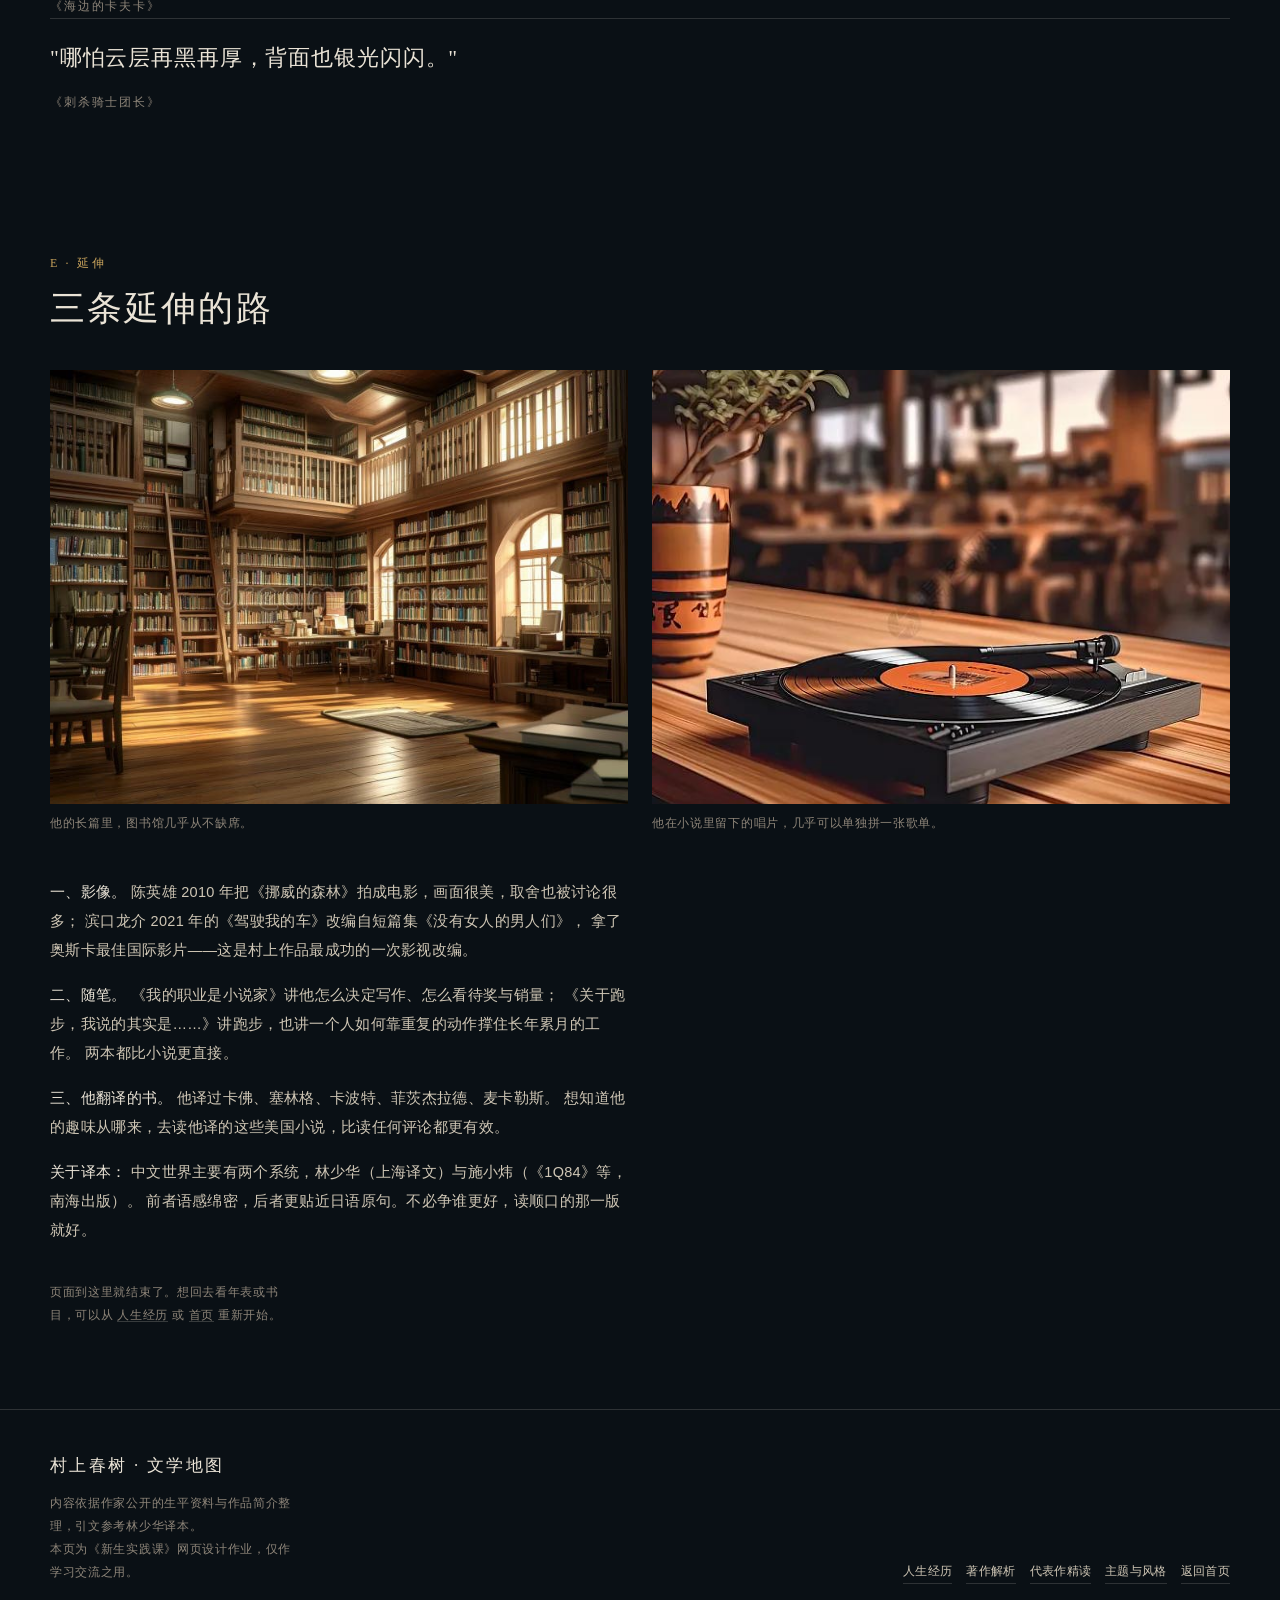
<file: My Web/web/reading.html>
<!DOCTYPE html>
<html lang="zh-CN">
<head>
<meta charset="utf-8">
<meta name="viewport" content="width=device-width, initial-scale=1">
<title>阅读指南 · 村上春树</title>
<meta name="description" content="村上春树阅读指南：四步入门顺序、四句摘录、影像与随笔延伸，以及中文译本说明。">
<link rel="icon" href="data:image/svg+xml,%3Csvg xmlns='http://www.w3.org/2000/svg' viewBox='0 0 32 32'%3E%3Crect width='32' height='32' fill='%230a1015'/%3E%3Ccircle cx='16' cy='16' r='10' fill='none' stroke='%23eae3d6' stroke-width='1.4'/%3E%3Ccircle cx='16' cy='16' r='3' fill='%23b1392e'/%3E%3C/svg%3E">
<link rel="stylesheet" href="style.css">
</head>
<body>

<header class="topbar">
  <div class="brand">
    <span class="brand-cn">村上春树</span>
    <span class="brand-en">Literary Map</span>
  </div>
  <nav class="nav" aria-label="主导航">
    <a href="../index.html">首页</a>
    <a href="biography.html">人生经历</a>
    <a href="works.html">著作解析</a>
    <a href="works-detail.html">代表作精读</a>
    <a href="style.html">主题与风格</a>
    <a href="reading.html" aria-current="page">阅读指南</a>
  </nav>
</header>

<section class="hero">
  <div class="hero-slides">
    <img src="../image/bg-cat.jpg" alt="窗台上的猫">
    <img src="../image/bg-vinyl.jpg" alt="黑胶唱片机">
    <img src="../image/bg-library.jpg" alt="旧图书馆的书架">
  </div>
  <div class="hero-veil"></div>

  <div class="hero-inner">
    <span class="eyebrow">Chapter E · 阅读指南</span>
    <h1 class="hero-title" style="font-size:clamp(2.1rem,7vw,4rem)">第一次读他<br>从哪本开始</h1>
    <p class="hero-lead">
      十五部长篇，不必按年份读。下面给一条四步路线，再加四句值得抄下来的话，
      最后是几条延伸——影像、随笔，还有他自己翻译的书。
    </p>
    <div class="hero-note">
      <span>四步顺序</span>
      <span>四句摘录</span>
      <span>三条延伸</span>
    </div>
    <p style="margin-top:30px"><a class="back-home" href="../index.html">返回首页</a></p>

    <div class="slide-dots" role="group" aria-label="背景图片切换">
      <button type="button" data-index="0" aria-pressed="true" aria-label="切换到窗边的猫"><i></i></button>
      <button type="button" data-index="1" aria-pressed="false" aria-label="切换到黑胶唱片"><i></i></button>
      <button type="button" data-index="2" aria-pressed="false" aria-label="切换到旧图书馆"><i></i></button>
    </div>
  </div>
  <span class="scroll-hint">向下滚动</span>
</section>

<section class="section">
  <div class="wrap">
    <div class="section-head">
      <span class="section-index">E · 四步</span>
      <h2 class="section-title">一条不容易半途而废的路线</h2>
      <p class="section-desc">从写实到超现实，从短到长。每一步都给了理由，也给了大概要花的时间。</p>
    </div>

    <div class="steps">
      <div class="step">
        <span class="step-no">01</span>
        <div>
          <h3 class="step-title">先读《挪威的森林》</h3>
          <p class="step-text">它最写实，几乎没有超现实成分，人物关系清楚，情节也完整。
            如果你只打算读一本村上，读它；如果读完没感觉，说明你大概不适合他。</p>
          <p class="step-time">约 6 小时</p>
        </div>
      </div>

      <div class="step">
        <span class="step-no">02</span>
        <div>
          <h3 class="step-title">再读《且听风吟》</h3>
          <p class="step-text">四十个小节，两三个小时就能读完。它不好懂，但语感全在里面：
            短句、省略、突然的沉默。<b>先有语感，后面才好读。</b></p>
          <p class="step-time">约 2 小时</p>
        </div>
      </div>

      <div class="step">
        <span class="step-no">03</span>
        <div>
          <h3 class="step-title">然后进入超现实：《海边的卡夫卡》或《世界尽头与冷酷仙境》</h3>
          <p class="step-text">前者有清晰的成长线，读起来更像小说；后者结构更冷、更实验。
            两本都接受"不解释"，你就已经进了他的门。</p>
          <p class="step-time">约 12 小时</p>
        </div>
      </div>

      <div class="step">
        <span class="step-no">04</span>
        <div>
          <h3 class="step-title">最后再读大书：《奇鸟行状录》《1Q84》</h3>
          <p class="step-text">这两部都长、都涉及历史与暴力，需要耐心。
            读完以后回头看《寻羊冒险记》，会发现他早在三十多岁就埋好了所有线。</p>
          <p class="step-time">每部约 25 小时</p>
        </div>
      </div>
    </div>
  </div>
</section>

<section class="section section--tight">
  <div class="wrap">
    <figure class="figure-wide">
      <img src="../image/portrait-2021.jpg" alt="2021 年村上春树在发布会现场" loading="lazy">
      <figcaption>他说过，写长篇是体力活，读长篇也是。</figcaption>
    </figure>

    <div class="section-head" style="margin-top:52px">
      <span class="section-index">E · 摘句</span>
      <h2 class="section-title">四句值得抄下来的话</h2>
      <p class="section-desc">中文译文以林少华译本为主，不同译本措辞略有差异。</p>
    </div>

    <blockquote class="quote">
      <p>"死并非生的对立面，死潜伏在我们的生之中。"</p>
      <cite>《挪威的森林》</cite>
    </blockquote>

    <blockquote class="quote">
      <p>"哪里会有人喜欢孤独，不过是不喜欢失望。"</p>
      <cite>《挪威的森林》</cite>
    </blockquote>

    <blockquote class="quote">
      <p>"暴风雨结束后，你不会记得自己是怎样走过来的，甚至不确定暴风雨是否真的结束了。
        但有一件事是确定的：当你穿过了暴风雨，你早已不再是原来那个人。"</p>
      <cite>《海边的卡夫卡》</cite>
    </blockquote>

    <blockquote class="quote">
      <p>"哪怕云层再黑再厚，背面也银光闪闪。"</p>
      <cite>《刺杀骑士团长》</cite>
    </blockquote>
  </div>
</section>

<section class="section">
  <div class="wrap">
    <div class="section-head">
      <span class="section-index">E · 延伸</span>
      <h2 class="section-title">三条延伸的路</h2>
    </div>

    <div class="duo" style="margin-bottom:44px">
      <figure>
        <img src="../image/bg-library.jpg" alt="旧图书馆的阅览区" loading="lazy">
        <figcaption>他的长篇里，图书馆几乎从不缺席。</figcaption>
      </figure>
      <figure>
        <img src="../image/bg-vinyl.jpg" alt="黑胶唱片机" loading="lazy">
        <figcaption>他在小说里留下的唱片，几乎可以单独拼一张歌单。</figcaption>
      </figure>
    </div>

    <div class="prose">
      <p>
        <strong>一、影像。</strong>
        陈英雄 2010 年把《挪威的森林》拍成电影，画面很美，取舍也被讨论很多；
        滨口龙介 2021 年的《驾驶我的车》改编自短篇集《没有女人的男人们》，
        拿了奥斯卡最佳国际影片——这是村上作品最成功的一次影视改编。
      </p>
      <p>
        <strong>二、随笔。</strong>
        《我的职业是小说家》讲他怎么决定写作、怎么看待奖与销量；
        《关于跑步，我说的其实是……》讲跑步，也讲一个人如何靠重复的动作撑住长年累月的工作。
        两本都比小说更直接。
      </p>
      <p>
        <strong>三、他翻译的书。</strong>
        他译过卡佛、塞林格、卡波特、菲茨杰拉德、麦卡勒斯。
        想知道他的趣味从哪来，去读他译的这些美国小说，比读任何评论都更有效。
      </p>
      <p>
        <strong>关于译本：</strong>
        中文世界主要有两个系统，林少华（上海译文）与施小炜（《1Q84》等，南海出版）。
        前者语感绵密，后者更贴近日语原句。不必争谁更好，读顺口的那一版就好。
      </p>
    </div>

    <p class="footer-meta" style="margin-top:36px">
      页面到这里就结束了。想回去看年表或书目，可以从
      <a href="biography.html" style="border-bottom:1px solid rgba(234,227,214,.2)">人生经历</a>
      或
      <a href="../index.html" style="border-bottom:1px solid rgba(234,227,214,.2)">首页</a>
      重新开始。
    </p>
  </div>
</section>

<footer class="footer">
  <div class="footer-inner">
    <div>
      <p class="footer-brand">村上春树 · 文学地图</p>
      <p class="footer-meta" style="margin-top:10px">
        内容依据作家公开的生平资料与作品简介整理，引文参考林少华译本。<br>
        本页为《新生实践课》网页设计作业，仅作学习交流之用。
      </p>
    </div>
    <div class="footer-links">
      <a href="biography.html">人生经历</a>
      <a href="works.html">著作解析</a>
      <a href="works-detail.html">代表作精读</a>
      <a href="style.html">主题与风格</a>
      <a href="../index.html">返回首页</a>
    </div>
  </div>
</footer>

<script src="slideshow.js"></script>
</body>
</html>
</file>
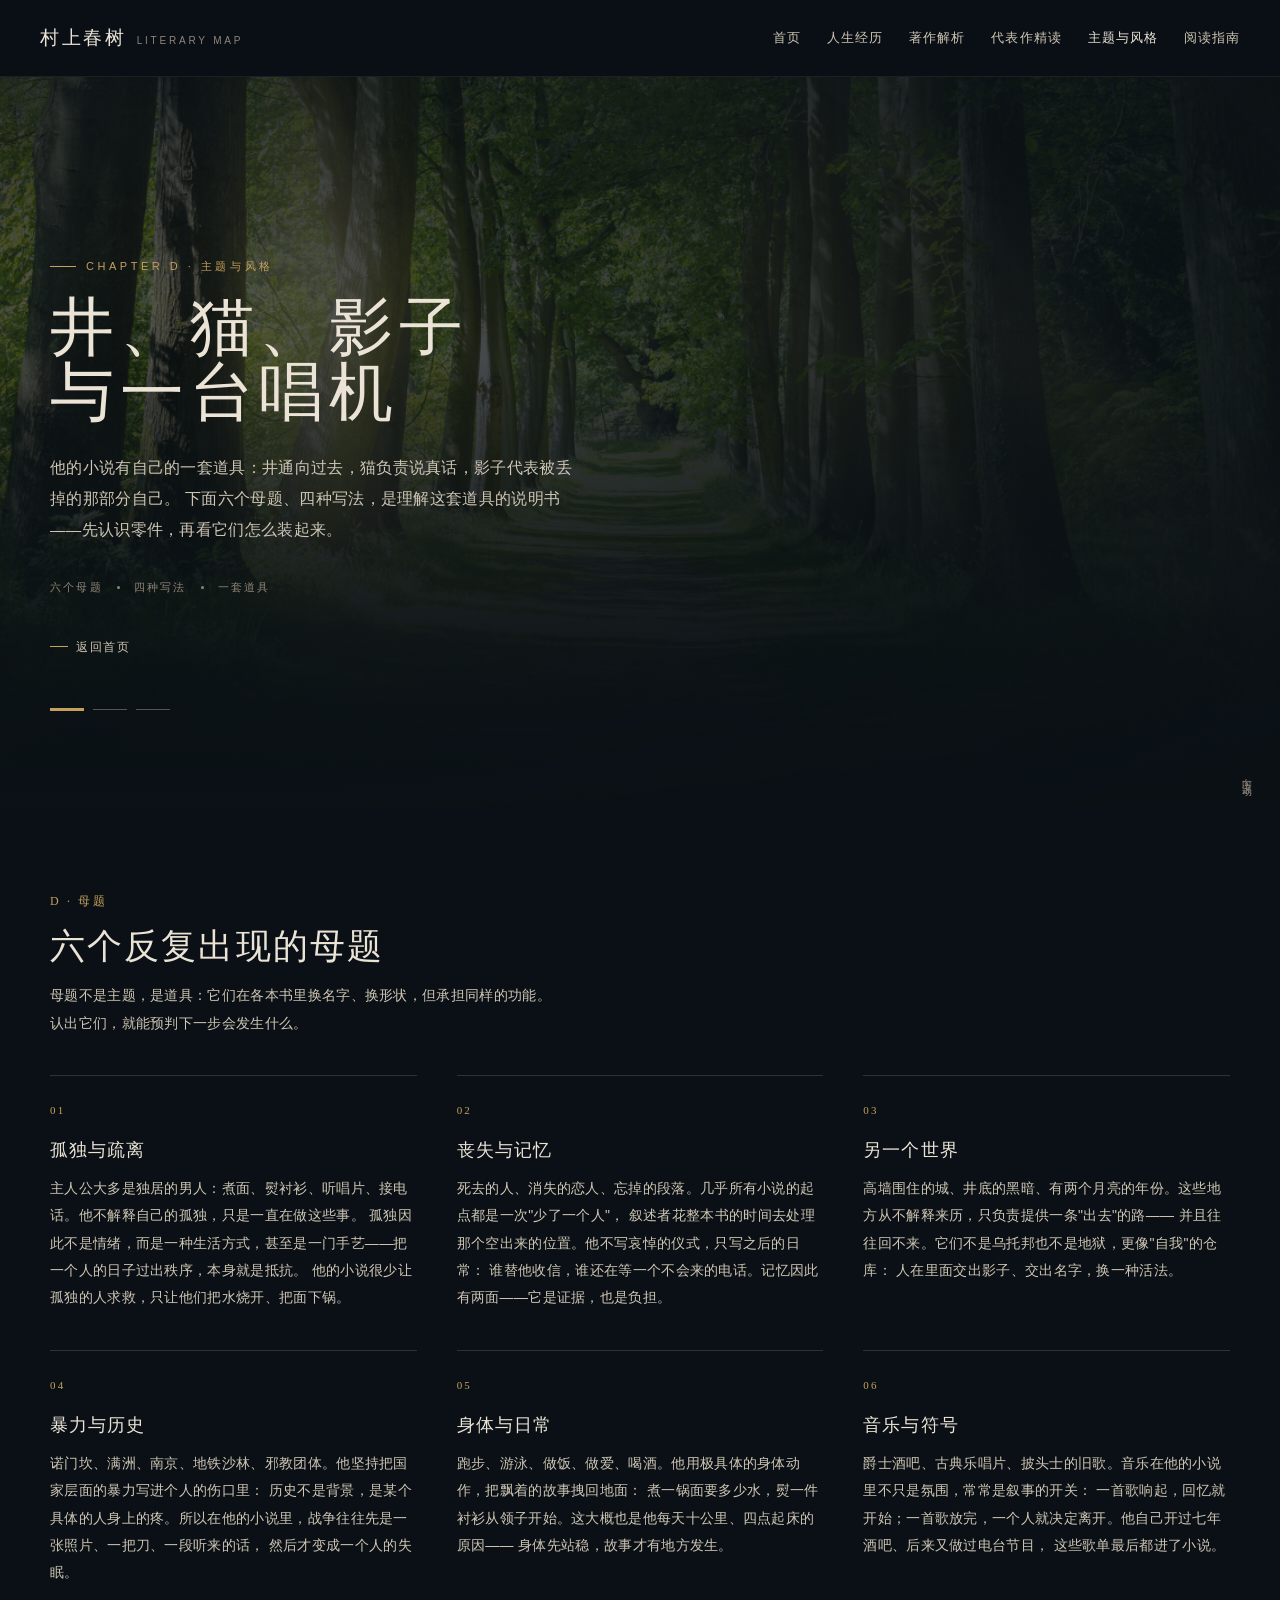
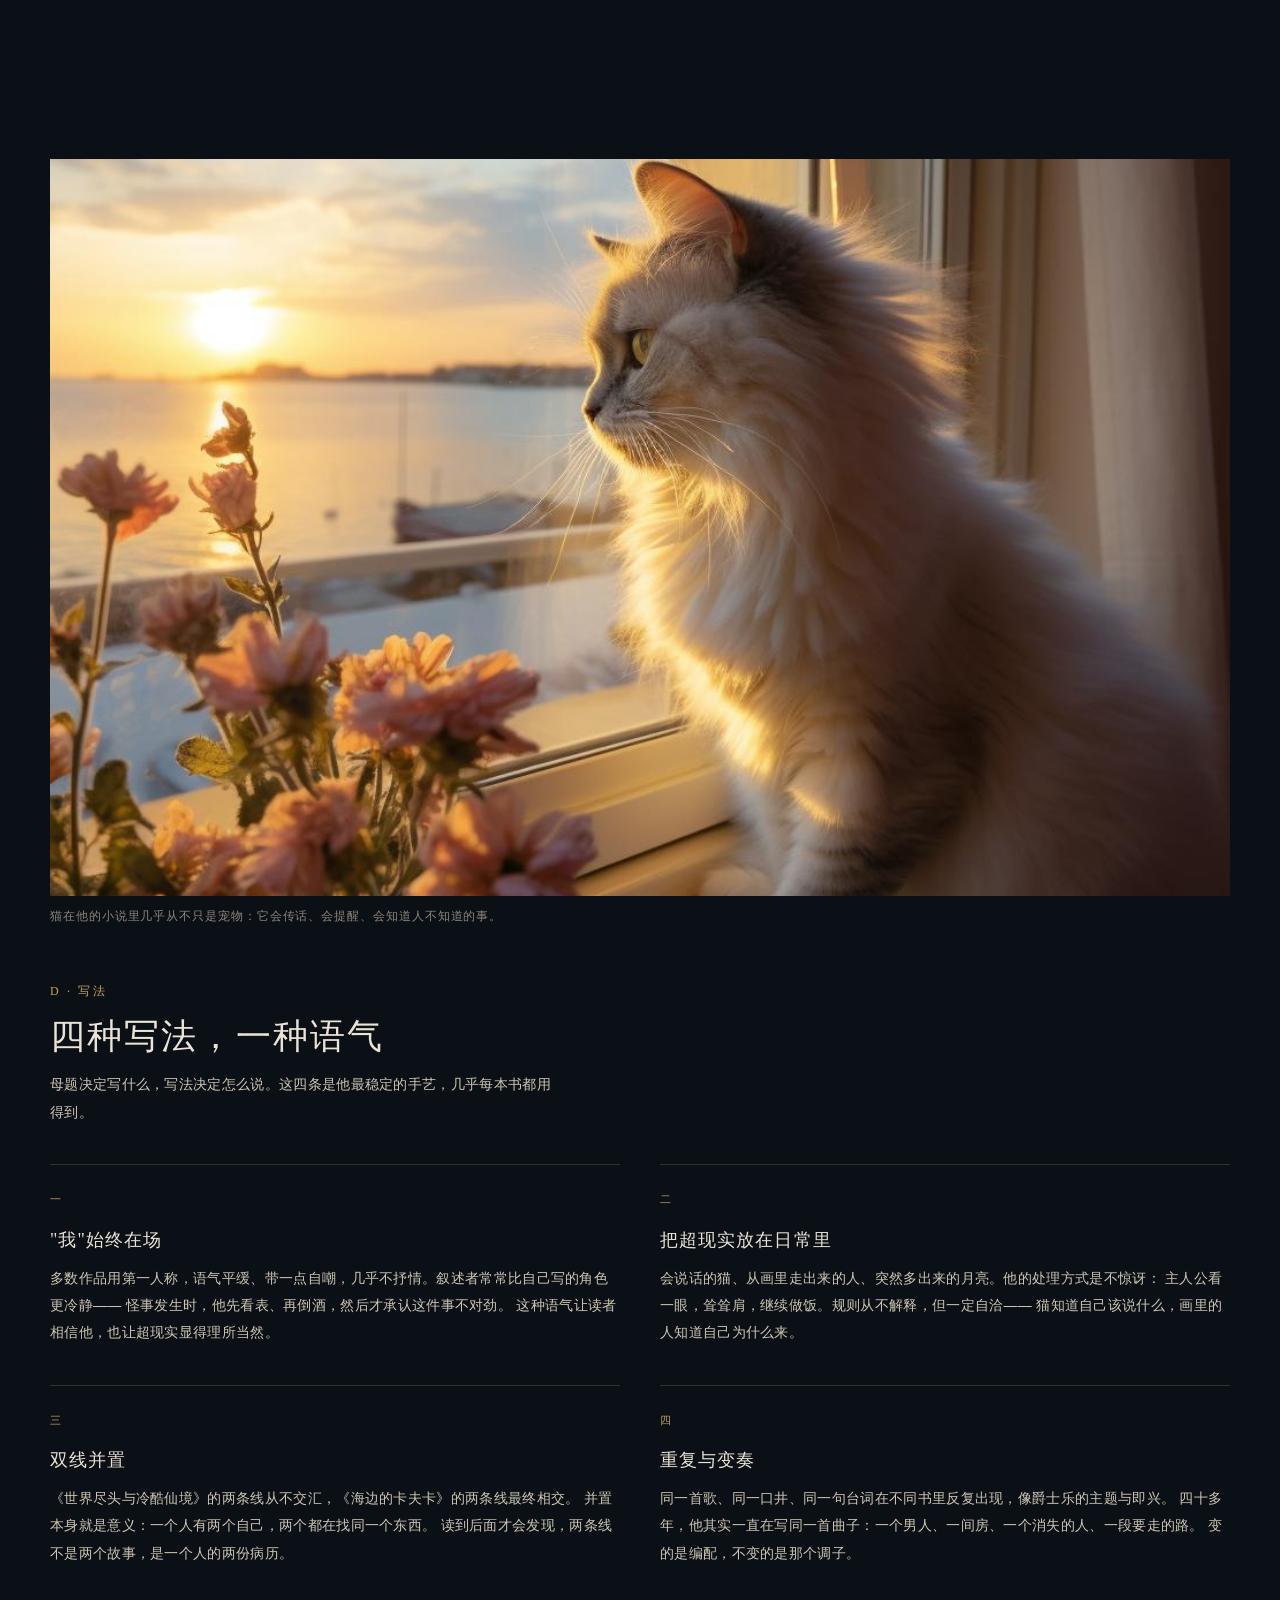
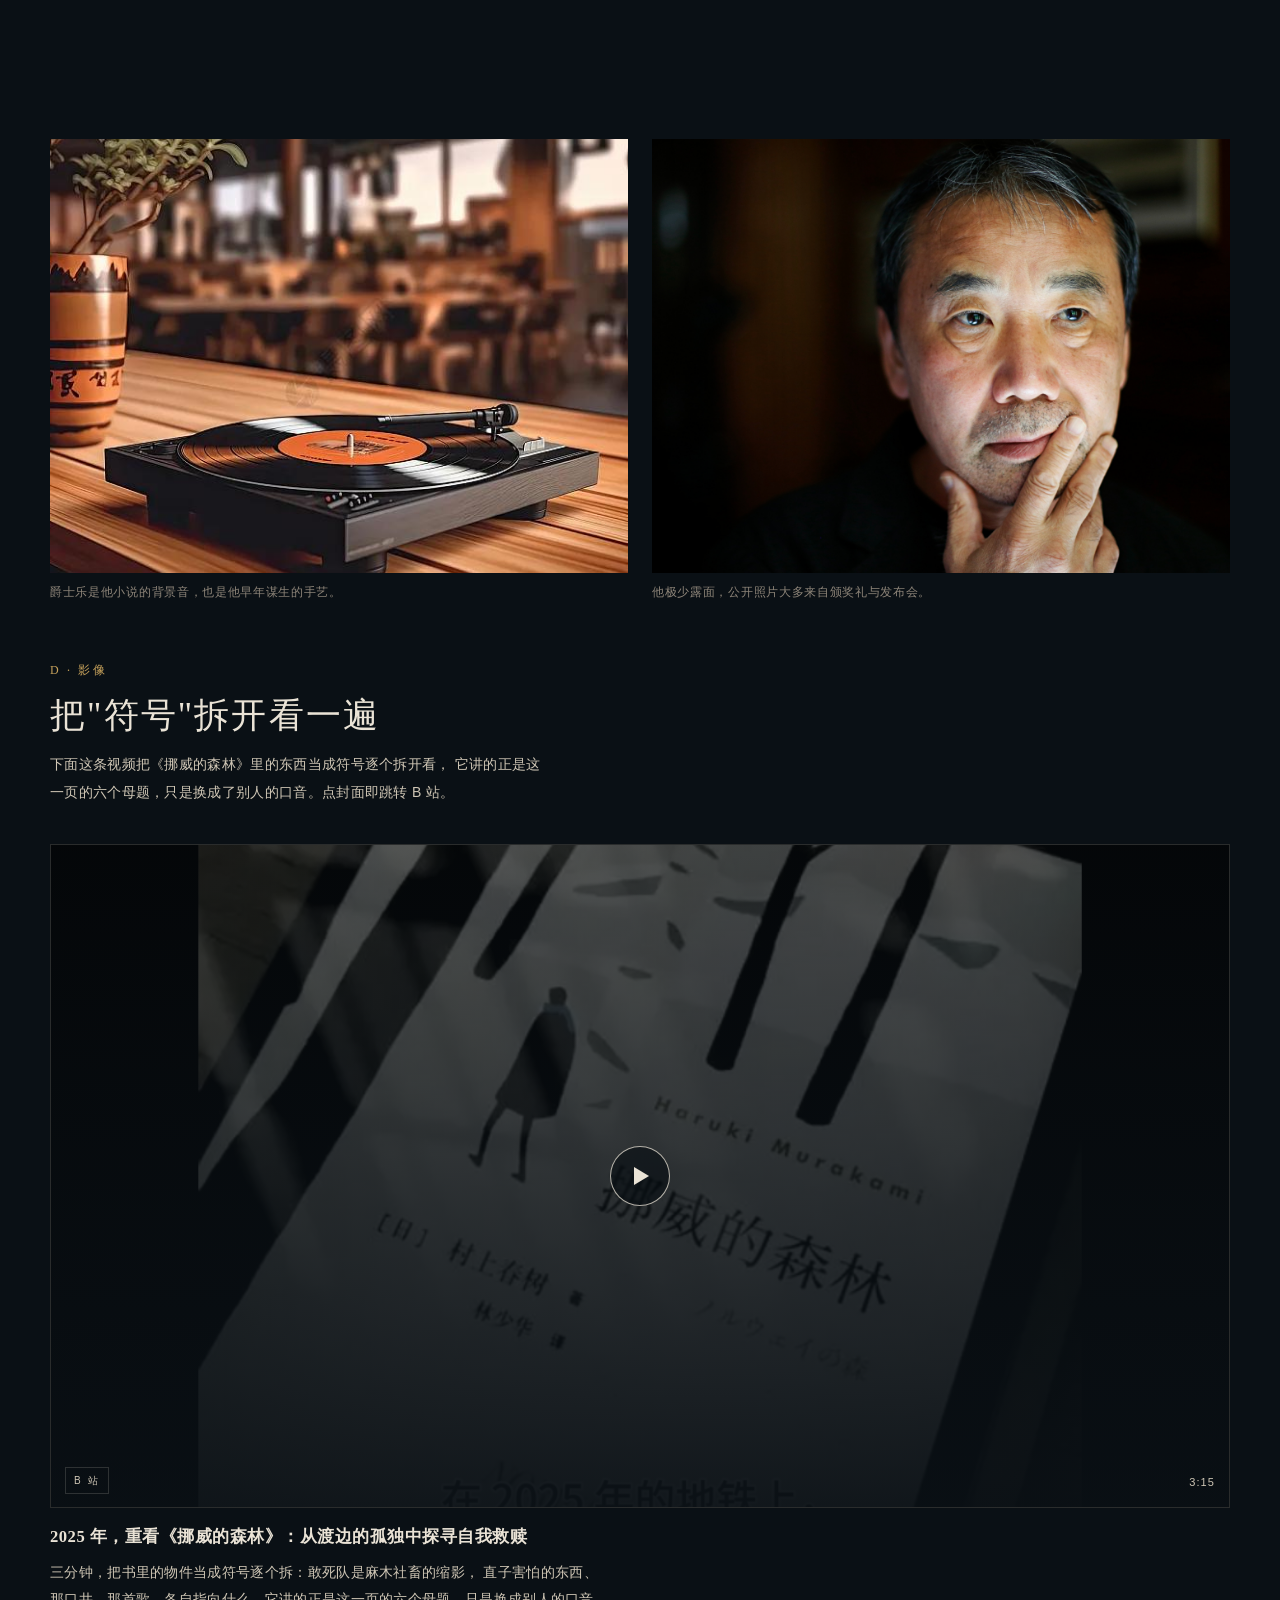
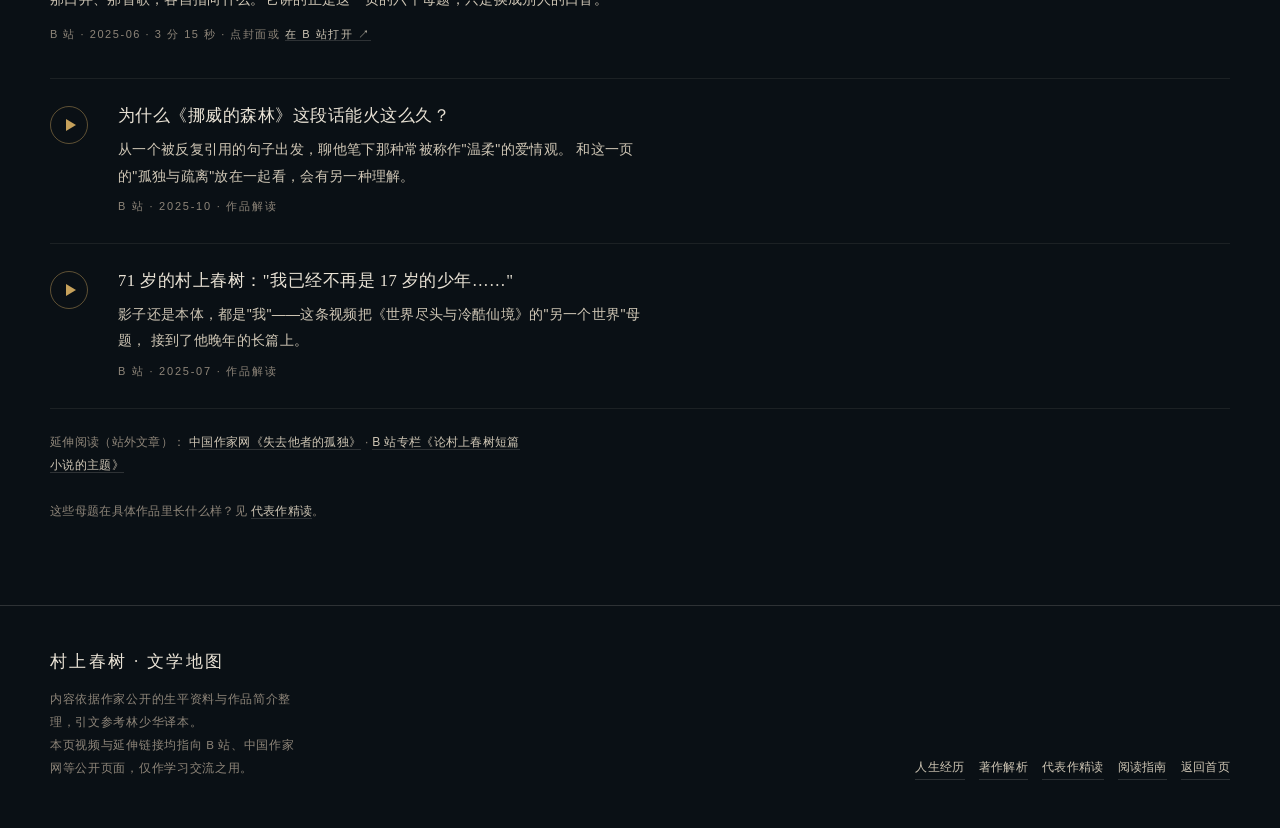
<file: My Web/web/style.html>
<!DOCTYPE html>
<html lang="zh-CN">
<head>
<meta charset="utf-8">
<meta name="viewport" content="width=device-width, initial-scale=1">
<title>主题与风格 · 村上春树</title>
<meta name="description" content="村上春树小说的六个母题与四种写法：孤独、丧失、另一个世界、暴力、身体、音乐，附 B 站解析视频。">
<link rel="icon" href="data:image/svg+xml,%3Csvg xmlns='http://www.w3.org/2000/svg' viewBox='0 0 32 32'%3E%3Crect width='32' height='32' fill='%230a1015'/%3E%3Ccircle cx='16' cy='16' r='10' fill='none' stroke='%23eae3d6' stroke-width='1.4'/%3E%3Ccircle cx='16' cy='16' r='3' fill='%23b1392e'/%3E%3C/svg%3E">
<link rel="stylesheet" href="style.css">
</head>
<body>

<header class="topbar">
  <div class="brand">
    <span class="brand-cn">村上春树</span>
    <span class="brand-en">Literary Map</span>
  </div>
  <nav class="nav" aria-label="主导航">
    <a href="../index.html">首页</a>
    <a href="biography.html">人生经历</a>
    <a href="works.html">著作解析</a>
    <a href="works-detail.html">代表作精读</a>
    <a href="style.html" aria-current="page">主题与风格</a>
    <a href="reading.html">阅读指南</a>
  </nav>
</header>

<section class="hero">
  <div class="hero-slides">
    <img src="../image/bg-forest.jpg" alt="林间小径">
    <img src="../image/bg-tokyo-night.jpg" alt="东京雨夜的小巷">
    <img src="../image/bg-library.jpg" alt="旧图书馆内景">
  </div>
  <div class="hero-veil"></div>

  <div class="hero-inner">
    <span class="eyebrow">Chapter D · 主题与风格</span>
    <h1 class="hero-title" style="font-size:clamp(2.1rem,7vw,4rem)">井、猫、影子<br>与一台唱机</h1>
    <p class="hero-lead">
      他的小说有自己的一套道具：井通向过去，猫负责说真话，影子代表被丢掉的那部分自己。
      下面六个母题、四种写法，是理解这套道具的说明书——先认识零件，再看它们怎么装起来。
    </p>
    <div class="hero-note">
      <span>六个母题</span>
      <span>四种写法</span>
      <span>一套道具</span>
    </div>
    <p style="margin-top:30px"><a class="back-home" href="../index.html">返回首页</a></p>

    <div class="slide-dots" role="group" aria-label="背景图片切换">
      <button type="button" data-index="0" aria-pressed="true" aria-label="切换到林间小径"><i></i></button>
      <button type="button" data-index="1" aria-pressed="false" aria-label="切换到东京雨夜"><i></i></button>
      <button type="button" data-index="2" aria-pressed="false" aria-label="切换到旧图书馆"><i></i></button>
    </div>
  </div>
  <span class="scroll-hint">向下滚动</span>
</section>

<section class="section">
  <div class="wrap">
    <div class="section-head">
      <span class="section-index">D · 母题</span>
      <h2 class="section-title">六个反复出现的母题</h2>
      <p class="section-desc">母题不是主题，是道具：它们在各本书里换名字、换形状，但承担同样的功能。认出它们，就能预判下一步会发生什么。</p>
    </div>

    <div class="motif-grid">
      <article class="motif">
        <span class="motif-no">01</span>
        <h3 class="motif-title">孤独与疏离</h3>
        <p class="motif-text">
          主人公大多是独居的男人：煮面、熨衬衫、听唱片、接电话。他不解释自己的孤独，只是一直在做这些事。
          孤独因此不是情绪，而是一种生活方式，甚至是一门手艺——把一个人的日子过出秩序，本身就是抵抗。
          他的小说很少让孤独的人求救，只让他们把水烧开、把面下锅。
        </p>
      </article>

      <article class="motif">
        <span class="motif-no">02</span>
        <h3 class="motif-title">丧失与记忆</h3>
        <p class="motif-text">
          死去的人、消失的恋人、忘掉的段落。几乎所有小说的起点都是一次"少了一个人"，
          叙述者花整本书的时间去处理那个空出来的位置。他不写哀悼的仪式，只写之后的日常：
          谁替他收信，谁还在等一个不会来的电话。记忆因此有两面——它是证据，也是负担。
        </p>
      </article>

      <article class="motif">
        <span class="motif-no">03</span>
        <h3 class="motif-title">另一个世界</h3>
        <p class="motif-text">
          高墙围住的城、井底的黑暗、有两个月亮的年份。这些地方从不解释来历，只负责提供一条"出去"的路——
          并且往往回不来。它们不是乌托邦也不是地狱，更像"自我"的仓库：
          人在里面交出影子、交出名字，换一种活法。
        </p>
      </article>

      <article class="motif">
        <span class="motif-no">04</span>
        <h3 class="motif-title">暴力与历史</h3>
        <p class="motif-text">
          诺门坎、满洲、南京、地铁沙林、邪教团体。他坚持把国家层面的暴力写进个人的伤口里：
          历史不是背景，是某个具体的人身上的疼。所以在他的小说里，战争往往先是一张照片、一把刀、一段听来的话，
          然后才变成一个人的失眠。
        </p>
      </article>

      <article class="motif">
        <span class="motif-no">05</span>
        <h3 class="motif-title">身体与日常</h3>
        <p class="motif-text">
          跑步、游泳、做饭、做爱、喝酒。他用极具体的身体动作，把飘着的故事拽回地面：
          煮一锅面要多少水，熨一件衬衫从领子开始。这大概也是他每天十公里、四点起床的原因——
          身体先站稳，故事才有地方发生。
        </p>
      </article>

      <article class="motif">
        <span class="motif-no">06</span>
        <h3 class="motif-title">音乐与符号</h3>
        <p class="motif-text">
          爵士酒吧、古典乐唱片、披头士的旧歌。音乐在他的小说里不只是氛围，常常是叙事的开关：
          一首歌响起，回忆就开始；一首歌放完，一个人就决定离开。他自己开过七年酒吧、后来又做过电台节目，
          这些歌单最后都进了小说。
        </p>
      </article>
    </div>
  </div>
</section>

<section class="section section--tight">
  <div class="wrap">
    <figure class="figure-wide">
      <img src="../image/bg-cat.jpg" alt="窗台上看夕阳的猫" loading="lazy">
      <figcaption>猫在他的小说里几乎从不只是宠物：它会传话、会提醒、会知道人不知道的事。</figcaption>
    </figure>

    <div class="section-head" style="margin-top:52px">
      <span class="section-index">D · 写法</span>
      <h2 class="section-title">四种写法，一种语气</h2>
      <p class="section-desc">母题决定写什么，写法决定怎么说。这四条是他最稳定的手艺，几乎每本书都用得到。</p>
    </div>

    <div class="motif-grid motif-grid--two">
      <article class="motif">
        <span class="motif-no">一</span>
        <h3 class="motif-title">"我"始终在场</h3>
        <p class="motif-text">
          多数作品用第一人称，语气平缓、带一点自嘲，几乎不抒情。叙述者常常比自己写的角色更冷静——
          怪事发生时，他先看表、再倒酒，然后才承认这件事不对劲。
          这种语气让读者相信他，也让超现实显得理所当然。
        </p>
      </article>

      <article class="motif">
        <span class="motif-no">二</span>
        <h3 class="motif-title">把超现实放在日常里</h3>
        <p class="motif-text">
          会说话的猫、从画里走出来的人、突然多出来的月亮。他的处理方式是不惊讶：
          主人公看一眼，耸耸肩，继续做饭。规则从不解释，但一定自洽——
          猫知道自己该说什么，画里的人知道自己为什么来。
        </p>
      </article>

      <article class="motif">
        <span class="motif-no">三</span>
        <h3 class="motif-title">双线并置</h3>
        <p class="motif-text">
          《世界尽头与冷酷仙境》的两条线从不交汇，《海边的卡夫卡》的两条线最终相交。
          并置本身就是意义：一个人有两个自己，两个都在找同一个东西。
          读到后面才会发现，两条线不是两个故事，是一个人的两份病历。
        </p>
      </article>

      <article class="motif">
        <span class="motif-no">四</span>
        <h3 class="motif-title">重复与变奏</h3>
        <p class="motif-text">
          同一首歌、同一口井、同一句台词在不同书里反复出现，像爵士乐的主题与即兴。
          四十多年，他其实一直在写同一首曲子：一个男人、一间房、一个消失的人、一段要走的路。
          变的是编配，不变的是那个调子。
        </p>
      </article>
    </div>
  </div>
</section>

<section class="section">
  <div class="wrap">
    <div class="dual-note">
      <div class="duo">
        <figure>
          <img src="../image/bg-vinyl.jpg" alt="木桌上的黑胶唱片机" loading="lazy">
          <figcaption>爵士乐是他小说的背景音，也是他早年谋生的手艺。</figcaption>
        </figure>
        <figure>
          <img src="../image/portrait-face.jpg" alt="村上春树正面特写" loading="lazy">
          <figcaption>他极少露面，公开照片大多来自颁奖礼与发布会。</figcaption>
        </figure>
      </div>
    </div>

    <div class="section-head" style="margin-top:56px">
      <span class="section-index">D · 影像</span>
      <h2 class="section-title">把"符号"拆开看一遍</h2>
      <p class="section-desc">
        下面这条视频把《挪威的森林》里的东西当成符号逐个拆开看，
        它讲的正是这一页的六个母题，只是换成了别人的口音。点封面即跳转 B 站。
      </p>
    </div>

    <a class="video-card" href="https://www.bilibili.com/video/BV1buKPzsE3X/" target="_blank" rel="noopener">
      <img src="../image/video-signs.jpg" alt="B 站视频封面：重看《挪威的森林》" loading="lazy">
      <span class="vc-veil"></span>
      <span class="vc-play" aria-hidden="true"><i></i></span>
      <span class="vc-tag">B 站</span>
      <span class="vc-dur">3:15</span>
    </a>
    <h3 class="video-card-title">2025 年，重看《挪威的森林》：从渡边的孤独中探寻自我救赎</h3>
    <p class="video-card-desc">
      三分钟，把书里的物件当成符号逐个拆：敢死队是麻木社畜的缩影，
      直子害怕的东西、那口井、那首歌，各自指向什么。它讲的正是这一页的六个母题，只是换成别人的口音。
    </p>
    <p class="video-card-foot">
      B 站 · 2025-06 · 3 分 15 秒 · 点封面或
      <a href="https://www.bilibili.com/video/BV1buKPzsE3X/" target="_blank" rel="noopener">在 B 站打开 ↗</a>
    </p>

    <div class="vlist">
      <a class="vitem" href="https://www.bilibili.com/video/BV14d4VziEUW/" target="_blank" rel="noopener">
        <span class="vplay" aria-hidden="true"><i></i></span>
        <div>
          <h3 class="vtitle">为什么《挪威的森林》这段话能火这么久？</h3>
          <p class="vdesc">
            从一个被反复引用的句子出发，聊他笔下那种常被称作"温柔"的爱情观。
            和这一页的"孤独与疏离"放在一起看，会有另一种理解。
          </p>
          <span class="vsrc">B 站 · 2025-10 · 作品解读</span>
        </div>
      </a>

      <a class="vitem" href="https://www.bilibili.com/video/BV1Du3TzSE6d/" target="_blank" rel="noopener">
        <span class="vplay" aria-hidden="true"><i></i></span>
        <div>
          <h3 class="vtitle">71 岁的村上春树："我已经不再是 17 岁的少年……"</h3>
          <p class="vdesc">
            影子还是本体，都是"我"——这条视频把《世界尽头与冷酷仙境》的"另一个世界"母题，
            接到了他晚年的长篇上。
          </p>
          <span class="vsrc">B 站 · 2025-07 · 作品解读</span>
        </div>
      </a>
    </div>

    <p class="media-note">
      延伸阅读（站外文章）：
      <a href="http://www.chinawriter.com.cn/wxpl/2015/2015-04-24/240506.html" target="_blank" rel="noopener">中国作家网《失去他者的孤独》</a>
      ·
      <a href="https://www.bilibili.com/opus/726025141653340180" target="_blank" rel="noopener">B 站专栏《论村上春树短篇小说的主题》</a>
    </p>

    <p class="media-note">
      这些母题在具体作品里长什么样？见
      <a href="works-detail.html">代表作精读</a>。
    </p>
  </div>
</section>

<footer class="footer">
  <div class="footer-inner">
    <div>
      <p class="footer-brand">村上春树 · 文学地图</p>
      <p class="footer-meta" style="margin-top:10px">
        内容依据作家公开的生平资料与作品简介整理，引文参考林少华译本。<br>
        本页视频与延伸链接均指向 B 站、中国作家网等公开页面，仅作学习交流之用。
      </p>
    </div>
    <div class="footer-links">
      <a href="biography.html">人生经历</a>
      <a href="works.html">著作解析</a>
      <a href="works-detail.html">代表作精读</a>
      <a href="reading.html">阅读指南</a>
      <a href="../index.html">返回首页</a>
    </div>
  </div>
</footer>

<script src="slideshow.js"></script>
</body>
</html>
</file>
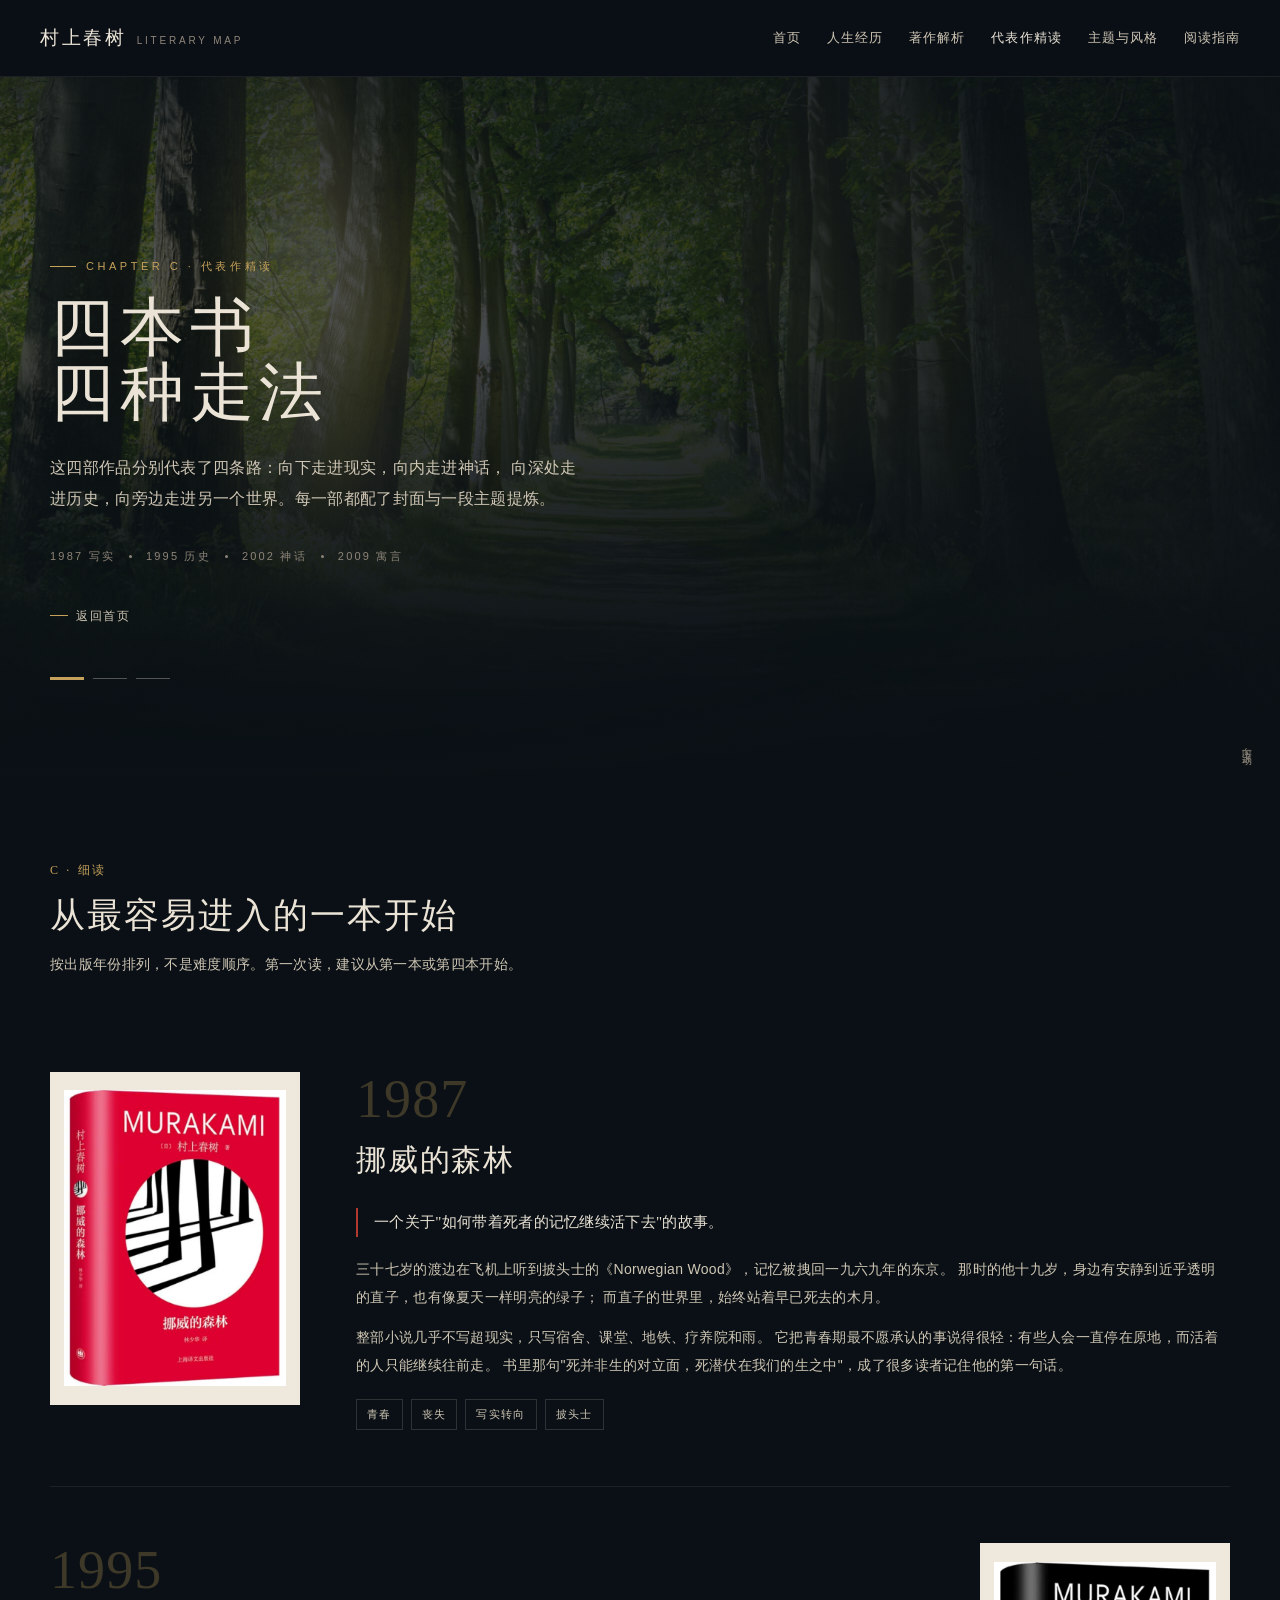
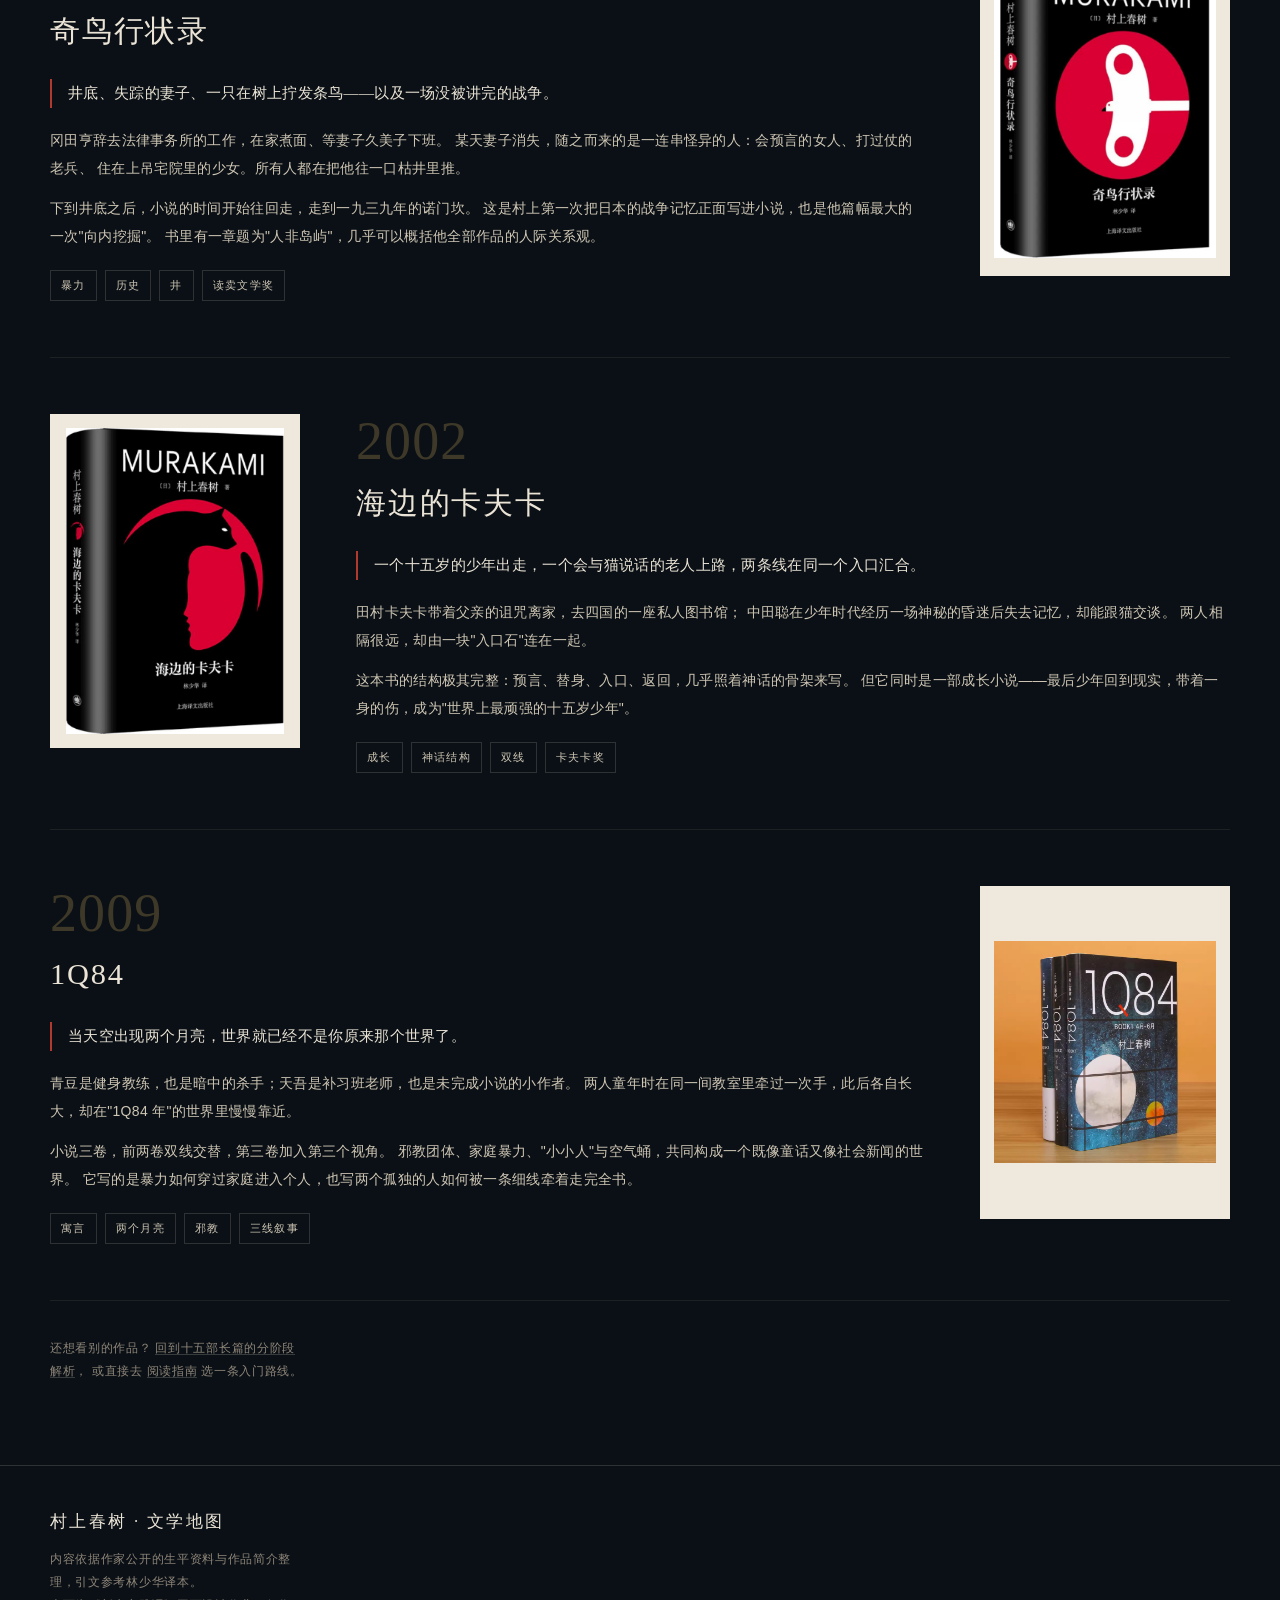
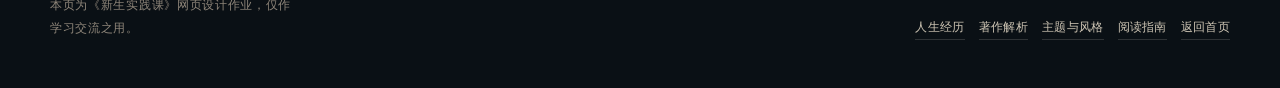
<file: My Web/web/works-detail.html>
<!DOCTYPE html>
<html lang="zh-CN">
<head>
<meta charset="utf-8">
<meta name="viewport" content="width=device-width, initial-scale=1">
<title>代表作精读 · 村上春树</title>
<meta name="description" content="四部代表作的细读：《挪威的森林》《海边的卡夫卡》《奇鸟行状录》《1Q84》。">
<link rel="icon" href="data:image/svg+xml,%3Csvg xmlns='http://www.w3.org/2000/svg' viewBox='0 0 32 32'%3E%3Crect width='32' height='32' fill='%230a1015'/%3E%3Ccircle cx='16' cy='16' r='10' fill='none' stroke='%23eae3d6' stroke-width='1.4'/%3E%3Ccircle cx='16' cy='16' r='3' fill='%23b1392e'/%3E%3C/svg%3E">
<link rel="stylesheet" href="style.css">
</head>
<body>

<header class="topbar">
  <div class="brand">
    <span class="brand-cn">村上春树</span>
    <span class="brand-en">Literary Map</span>
  </div>
  <nav class="nav" aria-label="主导航">
    <a href="../index.html">首页</a>
    <a href="biography.html">人生经历</a>
    <a href="works.html">著作解析</a>
    <a href="works-detail.html" aria-current="page">代表作精读</a>
    <a href="style.html">主题与风格</a>
    <a href="reading.html">阅读指南</a>
  </nav>
</header>

<section class="hero">
  <div class="hero-slides">
    <img src="../image/bg-forest.jpg" alt="林间小径">
    <img src="../image/bg-vinyl.jpg" alt="黑胶唱片机">
    <img src="../image/bg-cat.jpg" alt="窗边的猫">
  </div>
  <div class="hero-veil"></div>

  <div class="hero-inner">
    <span class="eyebrow">Chapter C · 代表作精读</span>
    <h1 class="hero-title" style="font-size:clamp(2.1rem,7vw,4rem)">四本书<br>四种走法</h1>
    <p class="hero-lead">
      这四部作品分别代表了四条路：向下走进现实，向内走进神话，
      向深处走进历史，向旁边走进另一个世界。每一部都配了封面与一段主题提炼。
    </p>
    <div class="hero-note">
      <span>1987 写实</span>
      <span>1995 历史</span>
      <span>2002 神话</span>
      <span>2009 寓言</span>
    </div>
    <p style="margin-top:30px"><a class="back-home" href="../index.html">返回首页</a></p>

    <div class="slide-dots" role="group" aria-label="背景图片切换">
      <button type="button" data-index="0" aria-pressed="true" aria-label="切换到林间小径"><i></i></button>
      <button type="button" data-index="1" aria-pressed="false" aria-label="切换到黑胶唱片"><i></i></button>
      <button type="button" data-index="2" aria-pressed="false" aria-label="切换到窗边的猫"><i></i></button>
    </div>
  </div>
  <span class="scroll-hint">向下滚动</span>
</section>

<section class="section">
  <div class="wrap">

    <div class="section-head">
      <span class="section-index">C · 细读</span>
      <h2 class="section-title">从最容易进入的一本开始</h2>
      <p class="section-desc">按出版年份排列，不是难度顺序。第一次读，建议从第一本或第四本开始。</p>
    </div>

    <!-- 挪威的森林 -->
    <article class="feature">
      <div class="feature-cover"><img src="../image/book-norwegian-wood.jpg" alt="《挪威的森林》封面" loading="lazy"></div>
      <div>
        <span class="feature-year">1987</span>
        <h2 class="feature-title">挪威的森林</h2>
        <p class="feature-quote">一个关于"如何带着死者的记忆继续活下去"的故事。</p>
        <p class="feature-text">
          三十七岁的渡边在飞机上听到披头士的《Norwegian Wood》，记忆被拽回一九六九年的东京。
          那时的他十九岁，身边有安静到近乎透明的直子，也有像夏天一样明亮的绿子；
          而直子的世界里，始终站着早已死去的木月。
        </p>
        <p class="feature-text" style="margin-top:12px">
          整部小说几乎不写超现实，只写宿舍、课堂、地铁、疗养院和雨。
          它把青春期最不愿承认的事说得很轻：有些人会一直停在原地，而活着的人只能继续往前走。
          书里那句"死并非生的对立面，死潜伏在我们的生之中"，成了很多读者记住他的第一句话。
        </p>
        <div class="feature-keys">
          <span class="tag">青春</span>
          <span class="tag">丧失</span>
          <span class="tag">写实转向</span>
          <span class="tag">披头士</span>
        </div>
      </div>
    </article>

    <!-- 奇鸟行状录 -->
    <article class="feature feature--reverse">
      <div class="feature-cover"><img src="../image/book-windup-bird.jpg" alt="《奇鸟行状录》封面" loading="lazy"></div>
      <div>
        <span class="feature-year">1995</span>
        <h2 class="feature-title">奇鸟行状录</h2>
        <p class="feature-quote">井底、失踪的妻子、一只在树上拧发条鸟——以及一场没被讲完的战争。</p>
        <p class="feature-text">
          冈田亨辞去法律事务所的工作，在家煮面、等妻子久美子下班。
          某天妻子消失，随之而来的是一连串怪异的人：会预言的女人、打过仗的老兵、
          住在上吊宅院里的少女。所有人都在把他往一口枯井里推。
        </p>
        <p class="feature-text" style="margin-top:12px">
          下到井底之后，小说的时间开始往回走，走到一九三九年的诺门坎。
          这是村上第一次把日本的战争记忆正面写进小说，也是他篇幅最大的一次"向内挖掘"。
          书里有一章题为"人非岛屿"，几乎可以概括他全部作品的人际关系观。
        </p>
        <div class="feature-keys">
          <span class="tag">暴力</span>
          <span class="tag">历史</span>
          <span class="tag">井</span>
          <span class="tag">读卖文学奖</span>
        </div>
      </div>
    </article>

    <!-- 海边的卡夫卡 -->
    <article class="feature">
      <div class="feature-cover"><img src="../image/book-kafka.jpg" alt="《海边的卡夫卡》封面" loading="lazy"></div>
      <div>
        <span class="feature-year">2002</span>
        <h2 class="feature-title">海边的卡夫卡</h2>
        <p class="feature-quote">一个十五岁的少年出走，一个会与猫说话的老人上路，两条线在同一个入口汇合。</p>
        <p class="feature-text">
          田村卡夫卡带着父亲的诅咒离家，去四国的一座私人图书馆；
          中田聪在少年时代经历一场神秘的昏迷后失去记忆，却能跟猫交谈。
          两人相隔很远，却由一块"入口石"连在一起。
        </p>
        <p class="feature-text" style="margin-top:12px">
          这本书的结构极其完整：预言、替身、入口、返回，几乎照着神话的骨架来写。
          但它同时是一部成长小说——最后少年回到现实，带着一身的伤，成为"世界上最顽强的十五岁少年"。
        </p>
        <div class="feature-keys">
          <span class="tag">成长</span>
          <span class="tag">神话结构</span>
          <span class="tag">双线</span>
          <span class="tag">卡夫卡奖</span>
        </div>
      </div>
    </article>

    <!-- 1Q84 -->
    <article class="feature feature--reverse">
      <div class="feature-cover"><img src="../image/book-1q84.jpg" alt="《1Q84》封面" loading="lazy"></div>
      <div>
        <span class="feature-year">2009</span>
        <h2 class="feature-title">1Q84</h2>
        <p class="feature-quote">当天空出现两个月亮，世界就已经不是你原来那个世界了。</p>
        <p class="feature-text">
          青豆是健身教练，也是暗中的杀手；天吾是补习班老师，也是未完成小说的小作者。
          两人童年时在同一间教室里牵过一次手，此后各自长大，却在"1Q84 年"的世界里慢慢靠近。
        </p>
        <p class="feature-text" style="margin-top:12px">
          小说三卷，前两卷双线交替，第三卷加入第三个视角。
          邪教团体、家庭暴力、"小小人"与空气蛹，共同构成一个既像童话又像社会新闻的世界。
          它写的是暴力如何穿过家庭进入个人，也写两个孤独的人如何被一条细线牵着走完全书。
        </p>
        <div class="feature-keys">
          <span class="tag">寓言</span>
          <span class="tag">两个月亮</span>
          <span class="tag">邪教</span>
          <span class="tag">三线叙事</span>
        </div>
      </div>
    </article>

    <p class="footer-meta" style="margin-top:36px">
      还想看别的作品？
      <a href="works.html" style="border-bottom:1px solid rgba(234,227,214,.2)">回到十五部长篇的分阶段解析</a>，
      或直接去
      <a href="reading.html" style="border-bottom:1px solid rgba(234,227,214,.2)">阅读指南</a>
      选一条入门路线。
    </p>

  </div>
</section>

<footer class="footer">
  <div class="footer-inner">
    <div>
      <p class="footer-brand">村上春树 · 文学地图</p>
      <p class="footer-meta" style="margin-top:10px">
        内容依据作家公开的生平资料与作品简介整理，引文参考林少华译本。<br>
        本页为《新生实践课》网页设计作业，仅作学习交流之用。
      </p>
    </div>
    <div class="footer-links">
      <a href="biography.html">人生经历</a>
      <a href="works.html">著作解析</a>
      <a href="style.html">主题与风格</a>
      <a href="reading.html">阅读指南</a>
      <a href="../index.html">返回首页</a>
    </div>
  </div>
</footer>

<script src="slideshow.js"></script>
</body>
</html>
</file>
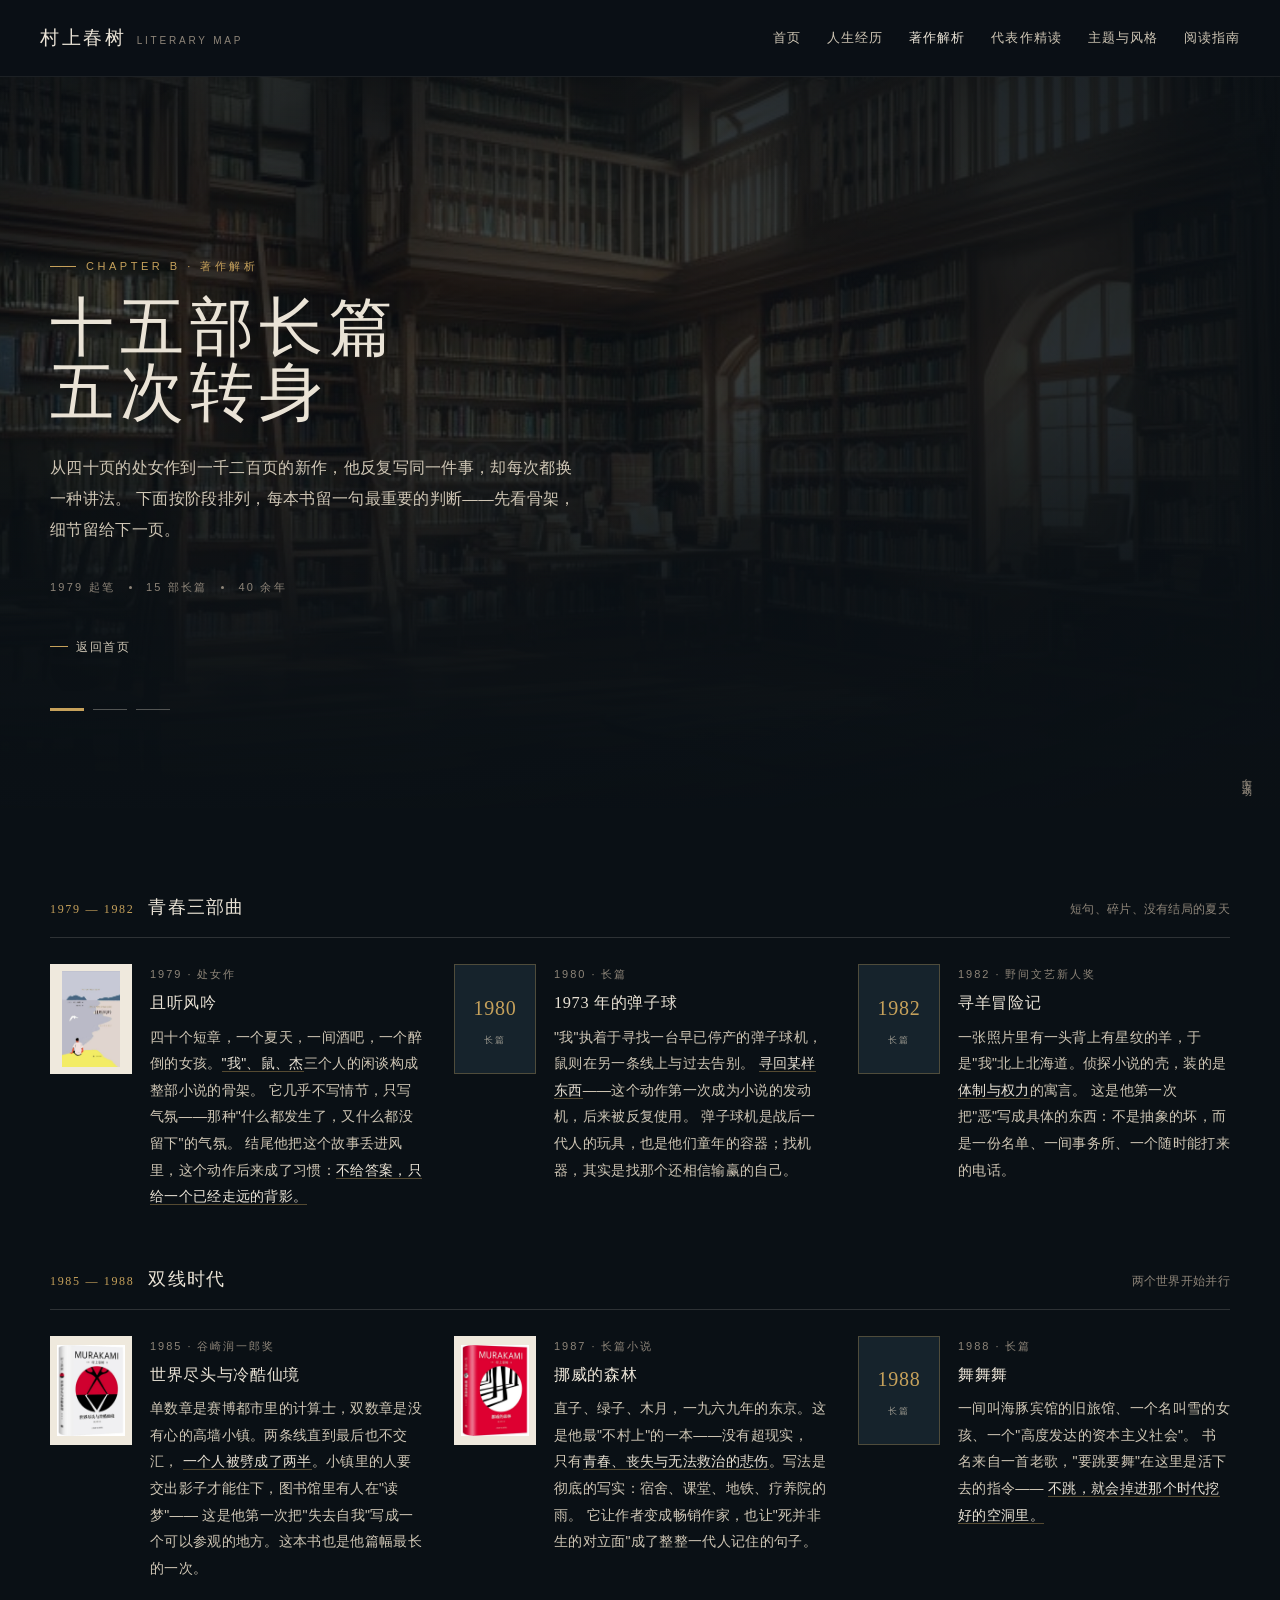
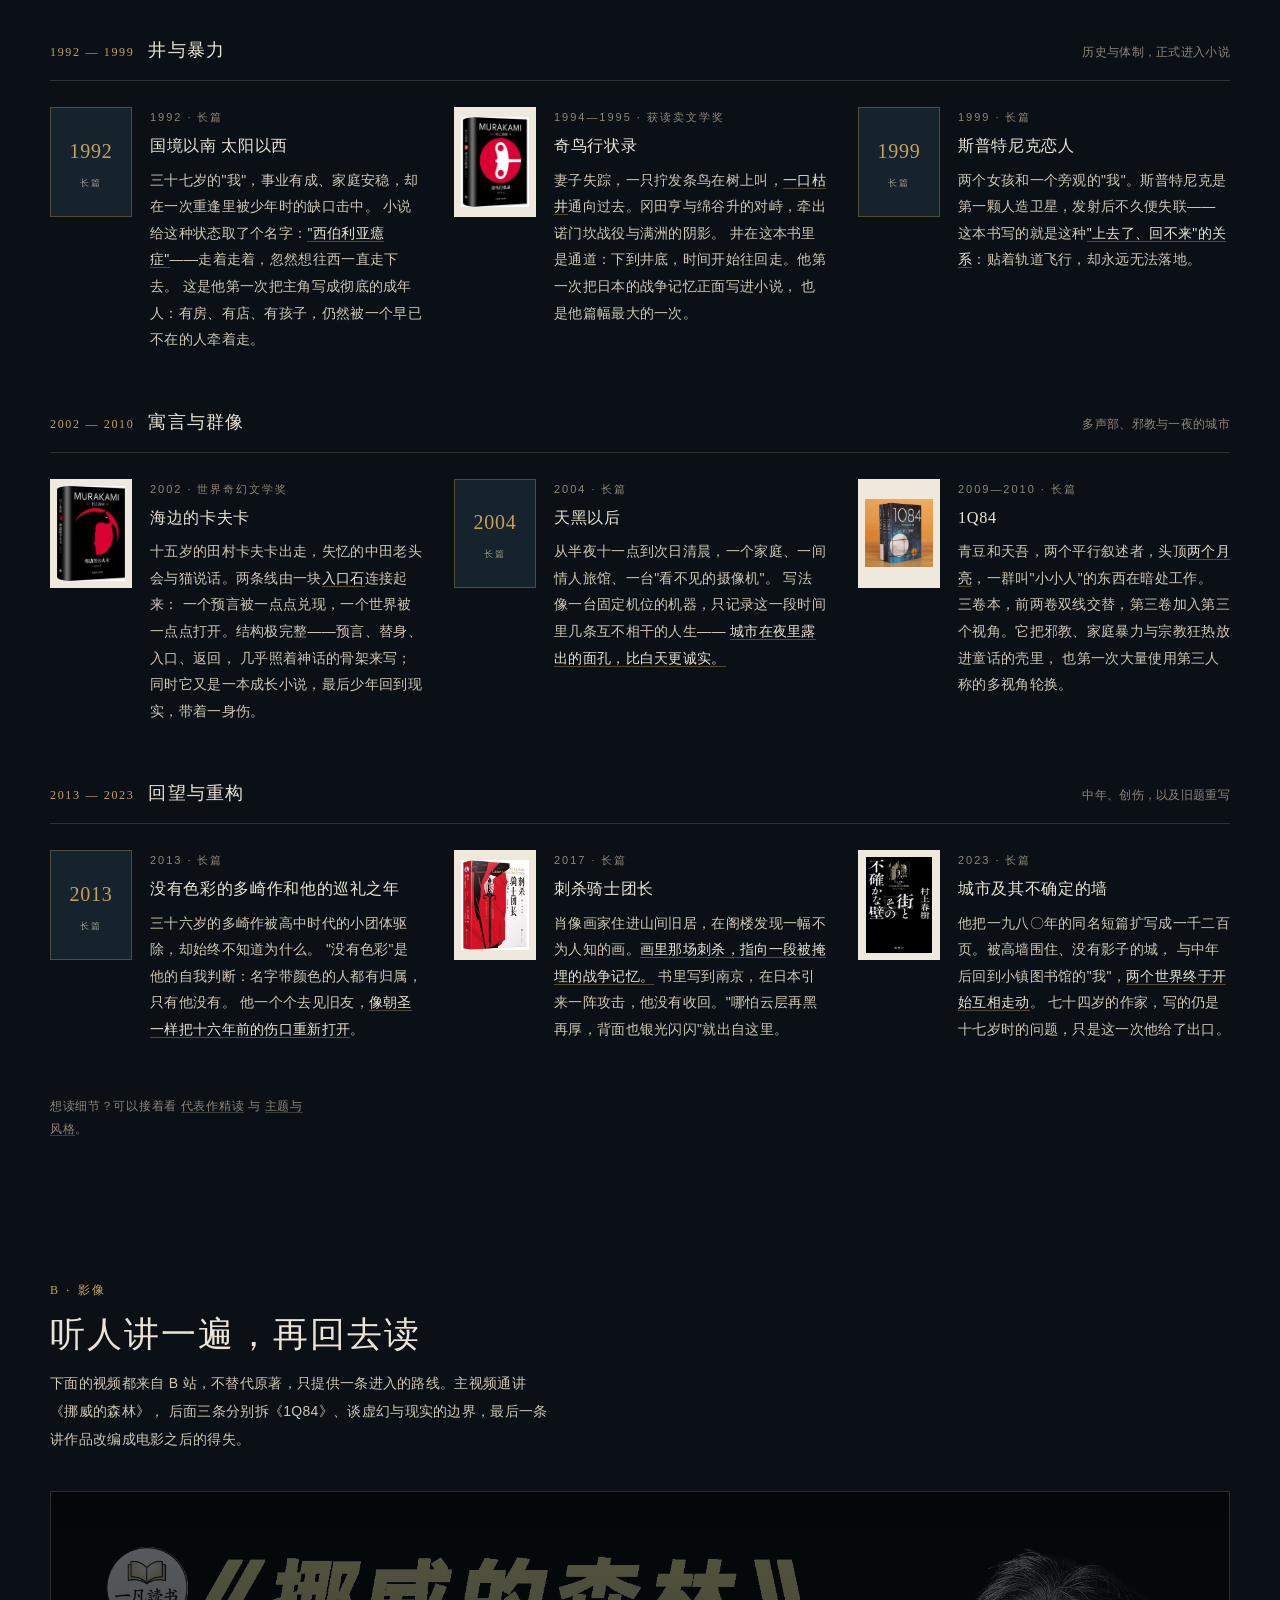
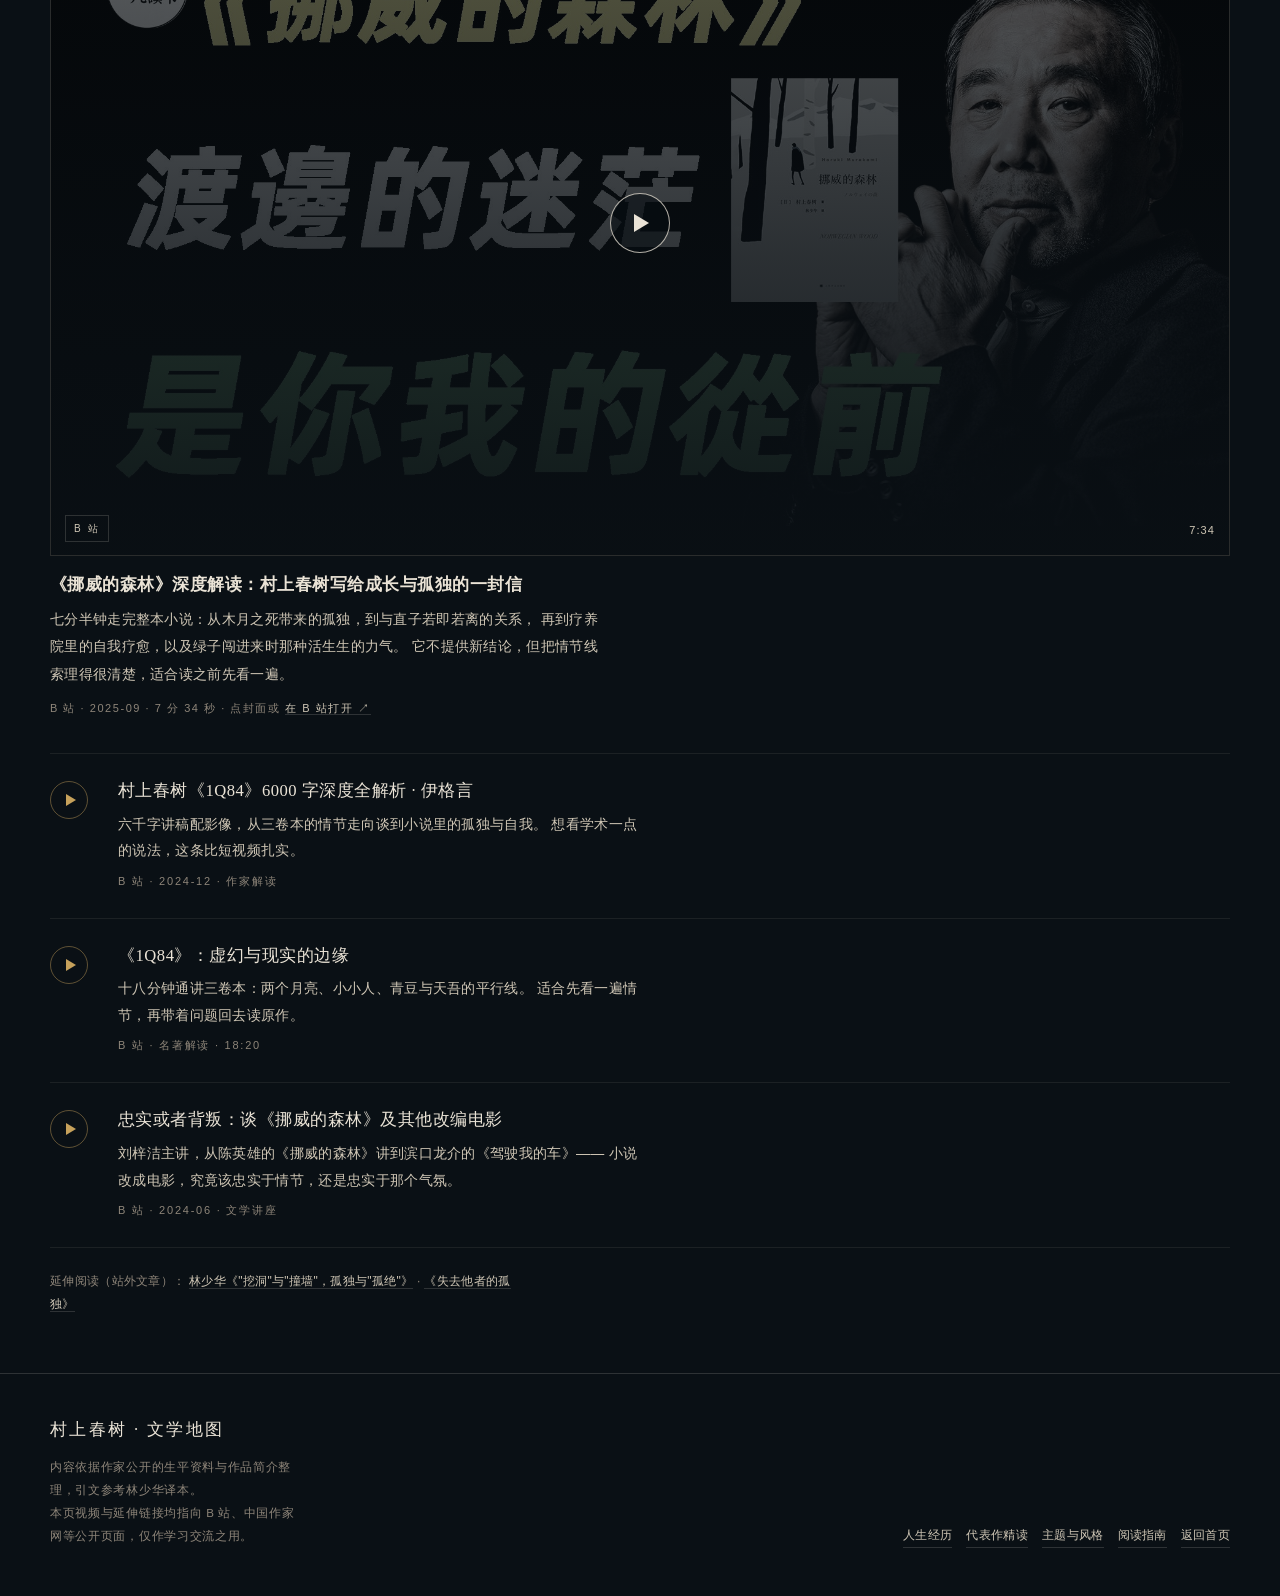
<file: My Web/web/works.html>
<!DOCTYPE html>
<html lang="zh-CN">
<head>
<meta charset="utf-8">
<meta name="viewport" content="width=device-width, initial-scale=1">
<title>著作解析 · 村上春树</title>
<meta name="description" content="村上春树十五部长篇的五个阶段：青春三部曲、双线时代、井与暴力、寓言与群像、回望与重构，附 B 站解析视频。">
<link rel="icon" href="data:image/svg+xml,%3Csvg xmlns='http://www.w3.org/2000/svg' viewBox='0 0 32 32'%3E%3Crect width='32' height='32' fill='%230a1015'/%3E%3Ccircle cx='16' cy='16' r='10' fill='none' stroke='%23eae3d6' stroke-width='1.4'/%3E%3Ccircle cx='16' cy='16' r='3' fill='%23b1392e'/%3E%3C/svg%3E">
<link rel="stylesheet" href="style.css">
</head>
<body>

<header class="topbar">
  <div class="brand">
    <span class="brand-cn">村上春树</span>
    <span class="brand-en">Literary Map</span>
  </div>
  <nav class="nav" aria-label="主导航">
    <a href="../index.html">首页</a>
    <a href="biography.html">人生经历</a>
    <a href="works.html" aria-current="page">著作解析</a>
    <a href="works-detail.html">代表作精读</a>
    <a href="style.html">主题与风格</a>
    <a href="reading.html">阅读指南</a>
  </nav>
</header>

<section class="hero">
  <div class="hero-slides">
    <img src="../image/bg-library.jpg" alt="旧图书馆的书架">
    <img src="../image/bg-vinyl.jpg" alt="黑胶唱片机">
    <img src="../image/bg-forest.jpg" alt="林间小径">
  </div>
  <div class="hero-veil"></div>

  <div class="hero-inner">
    <span class="eyebrow">Chapter B · 著作解析</span>
    <h1 class="hero-title" style="font-size:clamp(2.1rem,7vw,4rem)">十五部长篇<br>五次转身</h1>
    <p class="hero-lead">
      从四十页的处女作到一千二百页的新作，他反复写同一件事，却每次都换一种讲法。
      下面按阶段排列，每本书留一句最重要的判断——先看骨架，细节留给下一页。
    </p>
    <div class="hero-note">
      <span>1979 起笔</span>
      <span>15 部长篇</span>
      <span>40 余年</span>
    </div>
    <p style="margin-top:30px"><a class="back-home" href="../index.html">返回首页</a></p>

    <div class="slide-dots" role="group" aria-label="背景图片切换">
      <button type="button" data-index="0" aria-pressed="true" aria-label="切换到旧图书馆"><i></i></button>
      <button type="button" data-index="1" aria-pressed="false" aria-label="切换到黑胶唱片"><i></i></button>
      <button type="button" data-index="2" aria-pressed="false" aria-label="切换到林间小径"><i></i></button>
    </div>
  </div>
  <span class="scroll-hint">向下滚动</span>
</section>

<section class="section">
  <div class="wrap">

    <!-- ===== 阶段一 ===== -->
    <div class="phase">
      <div class="phase-head">
        <span class="phase-years">1979 — 1982</span>
        <h2 class="phase-title">青春三部曲</h2>
        <span class="phase-note">短句、碎片、没有结局的夏天</span>
      </div>

      <div class="work-grid">
        <article class="work">
          <div class="work-cover"><img src="../image/book-hear-wind.jpg" alt="《且听风吟》封面" loading="lazy"></div>
          <div>
            <p class="work-meta">1979 · 处女作</p>
            <h3 class="work-name">且听风吟</h3>
            <p class="work-text">
              四十个短章，一个夏天，一间酒吧，一个醉倒的女孩。<b>"我"、鼠、杰</b>三个人的闲谈构成整部小说的骨架。
              它几乎不写情节，只写气氛——那种"什么都发生了，又什么都没留下"的气氛。
              结尾他把这个故事丢进风里，这个动作后来成了习惯：<b>不给答案，只给一个已经走远的背影。</b>
            </p>
          </div>
        </article>

        <article class="work">
          <div class="work-cover work-cover--text"><span>1980</span><span>长篇</span></div>
          <div>
            <p class="work-meta">1980 · 长篇</p>
            <h3 class="work-name">1973 年的弹子球</h3>
            <p class="work-text">
              "我"执着于寻找一台早已停产的弹子球机，鼠则在另一条线上与过去告别。
              <b>寻回某样东西</b>——这个动作第一次成为小说的发动机，后来被反复使用。
              弹子球机是战后一代人的玩具，也是他们童年的容器；找机器，其实是找那个还相信输赢的自己。
            </p>
          </div>
        </article>

        <article class="work">
          <div class="work-cover work-cover--text"><span>1982</span><span>长篇</span></div>
          <div>
            <p class="work-meta">1982 · 野间文艺新人奖</p>
            <h3 class="work-name">寻羊冒险记</h3>
            <p class="work-text">
              一张照片里有一头背上有星纹的羊，于是"我"北上北海道。侦探小说的壳，装的是<b>体制与权力</b>的寓言。
              这是他第一次把"恶"写成具体的东西：不是抽象的坏，而是一份名单、一间事务所、一个随时能打来的电话。
            </p>
          </div>
        </article>
      </div>
    </div>

    <!-- ===== 阶段二 ===== -->
    <div class="phase">
      <div class="phase-head">
        <span class="phase-years">1985 — 1988</span>
        <h2 class="phase-title">双线时代</h2>
        <span class="phase-note">两个世界开始并行</span>
      </div>

      <div class="work-grid">
        <article class="work">
          <div class="work-cover"><img src="../image/book-end-of-world.jpg" alt="《世界尽头与冷酷仙境》封面" loading="lazy"></div>
          <div>
            <p class="work-meta">1985 · 谷崎润一郎奖</p>
            <h3 class="work-name">世界尽头与冷酷仙境</h3>
            <p class="work-text">
              单数章是赛博都市里的计算士，双数章是没有心的高墙小镇。两条线直到最后也不交汇，
              <b>一个人被劈成了两半</b>。小镇里的人要交出影子才能住下，图书馆里有人在"读梦"——
              这是他第一次把"失去自我"写成一个可以参观的地方。这本书也是他篇幅最长的一次。
            </p>
          </div>
        </article>

        <article class="work">
          <div class="work-cover"><img src="../image/book-norwegian-wood.jpg" alt="《挪威的森林》封面" loading="lazy"></div>
          <div>
            <p class="work-meta">1987 · 长篇小说</p>
            <h3 class="work-name">挪威的森林</h3>
            <p class="work-text">
              直子、绿子、木月，一九六九年的东京。这是他最"不村上"的一本——没有超现实，
              只有<b>青春、丧失与无法救治的悲伤</b>。写法是彻底的写实：宿舍、课堂、地铁、疗养院的雨。
              它让作者变成畅销作家，也让"死并非生的对立面"成了整整一代人记住的句子。
            </p>
          </div>
        </article>

        <article class="work">
          <div class="work-cover work-cover--text"><span>1988</span><span>长篇</span></div>
          <div>
            <p class="work-meta">1988 · 长篇</p>
            <h3 class="work-name">舞舞舞</h3>
            <p class="work-text">
              一间叫海豚宾馆的旧旅馆、一个名叫雪的女孩、一个"高度发达的资本主义社会"。
              书名来自一首老歌，"要跳要舞"在这里是活下去的指令——
              <b>不跳，就会掉进那个时代挖好的空洞里。</b>
            </p>
          </div>
        </article>
      </div>
    </div>

    <!-- ===== 阶段三 ===== -->
    <div class="phase">
      <div class="phase-head">
        <span class="phase-years">1992 — 1999</span>
        <h2 class="phase-title">井与暴力</h2>
        <span class="phase-note">历史与体制，正式进入小说</span>
      </div>

      <div class="work-grid">
        <article class="work">
          <div class="work-cover work-cover--text"><span>1992</span><span>长篇</span></div>
          <div>
            <p class="work-meta">1992 · 长篇</p>
            <h3 class="work-name">国境以南 太阳以西</h3>
            <p class="work-text">
              三十七岁的"我"，事业有成、家庭安稳，却在一次重逢里被少年时的缺口击中。
              小说给这种状态取了个名字：<b>"西伯利亚癔症"</b>——走着走着，忽然想往西一直走下去。
              这是他第一次把主角写成彻底的成年人：有房、有店、有孩子，仍然被一个早已不在的人牵着走。
            </p>
          </div>
        </article>

        <article class="work">
          <div class="work-cover"><img src="../image/book-windup-bird.jpg" alt="《奇鸟行状录》封面" loading="lazy"></div>
          <div>
            <p class="work-meta">1994—1995 · 获读卖文学奖</p>
            <h3 class="work-name">奇鸟行状录</h3>
            <p class="work-text">
              妻子失踪，一只拧发条鸟在树上叫，<b>一口枯井</b>通向过去。冈田亨与绵谷升的对峙，牵出诺门坎战役与满洲的阴影。
              井在这本书里是通道：下到井底，时间开始往回走。他第一次把日本的战争记忆正面写进小说，
              也是他篇幅最大的一次。
            </p>
          </div>
        </article>

        <article class="work">
          <div class="work-cover work-cover--text"><span>1999</span><span>长篇</span></div>
          <div>
            <p class="work-meta">1999 · 长篇</p>
            <h3 class="work-name">斯普特尼克恋人</h3>
            <p class="work-text">
              两个女孩和一个旁观的"我"。斯普特尼克是第一颗人造卫星，发射后不久便失联——
              这本书写的就是这种<b>"上去了、回不来"的关系</b>：贴着轨道飞行，却永远无法落地。
            </p>
          </div>
        </article>
      </div>
    </div>

    <!-- ===== 阶段四 ===== -->
    <div class="phase">
      <div class="phase-head">
        <span class="phase-years">2002 — 2010</span>
        <h2 class="phase-title">寓言与群像</h2>
        <span class="phase-note">多声部、邪教与一夜的城市</span>
      </div>

      <div class="work-grid">
        <article class="work">
          <div class="work-cover"><img src="../image/book-kafka.jpg" alt="《海边的卡夫卡》封面" loading="lazy"></div>
          <div>
            <p class="work-meta">2002 · 世界奇幻文学奖</p>
            <h3 class="work-name">海边的卡夫卡</h3>
            <p class="work-text">
              十五岁的田村卡夫卡出走，失忆的中田老头会与猫说话。两条线由一块<b>入口石</b>连接起来：
              一个预言被一点点兑现，一个世界被一点点打开。结构极完整——预言、替身、入口、返回，
              几乎照着神话的骨架来写；同时它又是一本成长小说，最后少年回到现实，带着一身伤。
            </p>
          </div>
        </article>

        <article class="work">
          <div class="work-cover work-cover--text"><span>2004</span><span>长篇</span></div>
          <div>
            <p class="work-meta">2004 · 长篇</p>
            <h3 class="work-name">天黑以后</h3>
            <p class="work-text">
              从半夜十一点到次日清晨，一个家庭、一间情人旅馆、一台"看不见的摄像机"。
              写法像一台固定机位的机器，只记录这一段时间里几条互不相干的人生——
              <b>城市在夜里露出的面孔，比白天更诚实。</b>
            </p>
          </div>
        </article>

        <article class="work">
          <div class="work-cover"><img src="../image/book-1q84.jpg" alt="《1Q84》封面" loading="lazy"></div>
          <div>
            <p class="work-meta">2009—2010 · 长篇</p>
            <h3 class="work-name">1Q84</h3>
            <p class="work-text">
              青豆和天吾，两个平行叙述者，头顶<b>两个月亮</b>，一群叫"小小人"的东西在暗处工作。
              三卷本，前两卷双线交替，第三卷加入第三个视角。它把邪教、家庭暴力与宗教狂热放进童话的壳里，
              也第一次大量使用第三人称的多视角轮换。
            </p>
          </div>
        </article>
      </div>
    </div>

    <!-- ===== 阶段五 ===== -->
    <div class="phase">
      <div class="phase-head">
        <span class="phase-years">2013 — 2023</span>
        <h2 class="phase-title">回望与重构</h2>
        <span class="phase-note">中年、创伤，以及旧题重写</span>
      </div>

      <div class="work-grid">
        <article class="work">
          <div class="work-cover work-cover--text"><span>2013</span><span>长篇</span></div>
          <div>
            <p class="work-meta">2013 · 长篇</p>
            <h3 class="work-name">没有色彩的多崎作和他的巡礼之年</h3>
            <p class="work-text">
              三十六岁的多崎作被高中时代的小团体驱除，却始终不知道为什么。
              "没有色彩"是他的自我判断：名字带颜色的人都有归属，只有他没有。
              他一个个去见旧友，<b>像朝圣一样把十六年前的伤口重新打开</b>。
            </p>
          </div>
        </article>

        <article class="work">
          <div class="work-cover"><img src="../image/book-killing-commendatore.jpg" alt="《刺杀骑士团长》封面" loading="lazy"></div>
          <div>
            <p class="work-meta">2017 · 长篇</p>
            <h3 class="work-name">刺杀骑士团长</h3>
            <p class="work-text">
              肖像画家住进山间旧居，在阁楼发现一幅不为人知的画。<b>画里那场刺杀，指向一段被掩埋的战争记忆。</b>
              书里写到南京，在日本引来一阵攻击，他没有收回。"哪怕云层再黑再厚，背面也银光闪闪"就出自这里。
            </p>
          </div>
        </article>

        <article class="work">
          <div class="work-cover"><img src="../image/book-city-wall.jpg" alt="《城市及其不确定的墙》封面" loading="lazy"></div>
          <div>
            <p class="work-meta">2023 · 长篇</p>
            <h3 class="work-name">城市及其不确定的墙</h3>
            <p class="work-text">
              他把一九八〇年的同名短篇扩写成一千二百页。被高墙围住、没有影子的城，
              与中年后回到小镇图书馆的"我"，<b>两个世界终于开始互相走动</b>。
              七十四岁的作家，写的仍是十七岁时的问题，只是这一次他给了出口。
            </p>
          </div>
        </article>
      </div>
    </div>

    <p class="footer-meta">
      想读细节？可以接着看
      <a href="works-detail.html" style="border-bottom:1px solid rgba(234,227,214,.2)">代表作精读</a>
      与
      <a href="style.html" style="border-bottom:1px solid rgba(234,227,214,.2)">主题与风格</a>。
    </p>

  </div>
</section>

<section class="section section--tight">
  <div class="wrap">
    <div class="section-head">
      <span class="section-index">B · 影像</span>
      <h2 class="section-title">听人讲一遍，再回去读</h2>
      <p class="section-desc">
        下面的视频都来自 B 站，不替代原著，只提供一条进入的路线。主视频通讲《挪威的森林》，
        后面三条分别拆《1Q84》、谈虚幻与现实的边界，最后一条讲作品改编成电影之后的得失。
      </p>
    </div>

    <a class="video-card" href="https://www.bilibili.com/video/BV1Rwn9zVEjT/" target="_blank" rel="noopener">
      <img src="../image/video-norwegian-wood.jpg" alt="B 站视频封面：《挪威的森林》深度解读" loading="lazy">
      <span class="vc-veil"></span>
      <span class="vc-play" aria-hidden="true"><i></i></span>
      <span class="vc-tag">B 站</span>
      <span class="vc-dur">7:34</span>
    </a>
    <h3 class="video-card-title">《挪威的森林》深度解读：村上春树写给成长与孤独的一封信</h3>
    <p class="video-card-desc">
      七分半钟走完整本小说：从木月之死带来的孤独，到与直子若即若离的关系，
      再到疗养院里的自我疗愈，以及绿子闯进来时那种活生生的力气。
      它不提供新结论，但把情节线索理得很清楚，适合读之前先看一遍。
    </p>
    <p class="video-card-foot">
      B 站 · 2025-09 · 7 分 34 秒 · 点封面或
      <a href="https://www.bilibili.com/video/BV1Rwn9zVEjT/" target="_blank" rel="noopener">在 B 站打开 ↗</a>
    </p>

    <div class="vlist">
      <a class="vitem" href="https://www.bilibili.com/video/BV13rBEYGEhB/" target="_blank" rel="noopener">
        <span class="vplay" aria-hidden="true"><i></i></span>
        <div>
          <h3 class="vtitle">村上春树《1Q84》6000 字深度全解析 · 伊格言</h3>
          <p class="vdesc">
            六千字讲稿配影像，从三卷本的情节走向谈到小说里的孤独与自我。
            想看学术一点的说法，这条比短视频扎实。
          </p>
          <span class="vsrc">B 站 · 2024-12 · 作家解读</span>
        </div>
      </a>

      <a class="vitem" href="https://www.bilibili.com/video/BV1JK6uYwEi3/" target="_blank" rel="noopener">
        <span class="vplay" aria-hidden="true"><i></i></span>
        <div>
          <h3 class="vtitle">《1Q84》：虚幻与现实的边缘</h3>
          <p class="vdesc">
            十八分钟通讲三卷本：两个月亮、小小人、青豆与天吾的平行线。
            适合先看一遍情节，再带着问题回去读原作。
          </p>
          <span class="vsrc">B 站 · 名著解读 · 18:20</span>
        </div>
      </a>

      <a class="vitem" href="https://www.bilibili.com/video/BV1um42157cx/" target="_blank" rel="noopener">
        <span class="vplay" aria-hidden="true"><i></i></span>
        <div>
          <h3 class="vtitle">忠实或者背叛：谈《挪威的森林》及其他改编电影</h3>
          <p class="vdesc">
            刘梓洁主讲，从陈英雄的《挪威的森林》讲到滨口龙介的《驾驶我的车》——
            小说改成电影，究竟该忠实于情节，还是忠实于那个气氛。
          </p>
          <span class="vsrc">B 站 · 2024-06 · 文学讲座</span>
        </div>
      </a>
    </div>

    <p class="media-note">
      延伸阅读（站外文章）：
      <a href="http://www.chinawriter.com.cn/wxpl/2015/2015-04-13/239294.html" target="_blank" rel="noopener">林少华《"挖洞"与"撞墙"，孤独与"孤绝"》</a>
      ·
      <a href="http://www.chinawriter.com.cn/wxpl/2015/2015-04-24/240506.html" target="_blank" rel="noopener">《失去他者的孤独》</a>
    </p>
  </div>
</section>

<footer class="footer">
  <div class="footer-inner">
    <div>
      <p class="footer-brand">村上春树 · 文学地图</p>
      <p class="footer-meta" style="margin-top:10px">
        内容依据作家公开的生平资料与作品简介整理，引文参考林少华译本。<br>
        本页视频与延伸链接均指向 B 站、中国作家网等公开页面，仅作学习交流之用。
      </p>
    </div>
    <div class="footer-links">
      <a href="biography.html">人生经历</a>
      <a href="works-detail.html">代表作精读</a>
      <a href="style.html">主题与风格</a>
      <a href="reading.html">阅读指南</a>
      <a href="../index.html">返回首页</a>
    </div>
  </div>
</footer>

<script src="slideshow.js"></script>
</body>
</html>
</file>
<file: My Web/web/style.css>
@charset "utf-8";
/* =========================================================
   村上春树 · 文学地图
   共享样式表 (web/style.css)
   由 index.html 与 web/ 目录下的子页面共同引用
   ========================================================= */

:root{
  --ink:        #0a1015;
  --ink-2:      #101a21;
  --ink-3:      #16232c;
  --paper:      #eae3d6;
  --paper-soft: #cfc6b5;
  --dim:        #8e8579;
  --red:        #b1392e;
  --gold:       #c6a15b;
  --line:       rgba(234,227,214,.16);
  --line-soft:  rgba(234,227,214,.08);
  --serif:      "Source Han Serif SC","Noto Serif SC","Songti SC",SimSun,"Times New Roman",serif;
  --sans:       "Microsoft YaHei","PingFang SC","Hiragino Sans GB",sans-serif;
  --wrap:       1180px;
}

*{ box-sizing:border-box; margin:0; padding:0; }

html{ -webkit-text-size-adjust:100%; }

body{
  background:var(--ink);
  color:var(--paper);
  font-family:var(--sans);
  font-size:15px;
  line-height:1.9;
  letter-spacing:.02em;
  overflow-x:hidden;
}

img{ display:block; max-width:100%; }

a{ color:inherit; text-decoration:none; }

/* ---------- 顶部导航 ---------- */

.topbar{
  position:relative;
  z-index:5;
  display:flex;
  flex-direction:column;
  align-items:flex-start;
  gap:12px;
  padding:14px 20px 12px;
  background:rgba(10,16,21,.92);
  border-bottom:1px solid var(--line-soft);
}

.brand{
  display:flex;
  align-items:baseline;
  gap:10px;
  white-space:nowrap;
}

.brand-cn{
  font-family:var(--serif);
  font-size:17px;
  letter-spacing:.14em;
}

.brand-en{
  font-size:10px;
  letter-spacing:.28em;
  color:var(--dim);
  text-transform:uppercase;
}

.nav{
  display:flex;
  width:100%;
  gap:14px;
  overflow-x:auto;
  scrollbar-width:none;
  font-size:11.5px;
  letter-spacing:.06em;
  color:var(--paper-soft);
}

.nav::-webkit-scrollbar{ display:none; }

.nav a{
  position:relative;
  padding:2px 0;
  white-space:nowrap;
  transition:color .25s;
}

.nav a::after{
  content:"";
  position:absolute;
  left:0; right:0; bottom:-3px;
  height:1px;
  background:var(--red);
  transform:scaleX(0);
  transform-origin:left;
  transition:transform .3s;
}

.nav a:hover{ color:var(--paper); }
.nav a:hover::after{ transform:scaleX(1); }
.nav a[aria-current="page"]{ color:var(--paper); }
.nav a[aria-current="page"]::after{ transform:scaleX(1); }

/* ---------- 轮播 hero ---------- */

.hero{
  position:relative;
  display:flex;
  flex-direction:column;
  justify-content:flex-end;
  min-height:66vh;
  padding:120px 20px 56px;
  overflow:hidden;
  isolation:isolate;
}

.hero--home{ min-height:88vh; justify-content:center; }

.hero-slides{
  position:absolute;
  inset:0;
  z-index:-2;
}

.hero-slides img{
  position:absolute;
  inset:0;
  width:100%;
  height:100%;
  object-fit:cover;
  opacity:0;
  transform:scale(1.04);
  transition:opacity 1.6s ease, transform 9s linear;
}

.hero-slides img.is-active{
  opacity:1;
  transform:scale(1.12);
}

.hero-veil{
  position:absolute;
  inset:0;
  z-index:-1;
  background:
    radial-gradient(120% 90% at 12% 30%, rgba(10,16,21,.30) 0%, rgba(10,16,21,.72) 55%, rgba(10,16,21,.94) 100%),
    linear-gradient(180deg, rgba(10,16,21,.62) 0%, rgba(10,16,21,.52) 38%, rgba(10,16,21,.96) 88%, var(--ink) 100%);
}

.hero-inner{
  width:100%;
  max-width:var(--wrap);
  margin:0 auto;
}

.eyebrow{
  display:inline-flex;
  align-items:center;
  gap:10px;
  font-size:11px;
  letter-spacing:.32em;
  color:var(--gold);
  text-transform:uppercase;
}

.eyebrow::before{
  content:"";
  width:26px;
  height:1px;
  background:var(--gold);
}

.hero-title{
  font-family:var(--serif);
  font-weight:400;
  font-size:clamp(2.9rem,10vw,6.4rem);
  line-height:1.02;
  letter-spacing:.09em;
  margin:18px 0 6px;
}

.hero-sub{
  font-size:12px;
  letter-spacing:.34em;
  color:var(--paper-soft);
  text-transform:uppercase;
}

.hero-lead{
  max-width:34em;
  margin-top:26px;
  font-size:14.5px;
  line-height:2;
  color:var(--paper-soft);
}

.hero-lead strong{ color:var(--paper); font-weight:400; }

.hero-note{
  margin-top:32px;
  display:flex;
  flex-wrap:wrap;
  align-items:center;
  gap:14px;
  font-size:11px;
  letter-spacing:.2em;
  color:var(--dim);
}

.hero-note span{ display:inline-flex; align-items:center; gap:8px; }
.hero-note span + span::before{ content:""; width:3px; height:3px; background:var(--dim); border-radius:50%; margin-right:6px; }

/* 轮播指示点 */
.slide-dots{
  display:flex;
  gap:9px;
  margin-top:38px;
}

.slide-dots button{
  width:34px;
  height:26px;
  padding:0;
  border:0;
  background:none;
  cursor:pointer;
  display:flex;
  align-items:center;
}

.slide-dots button i{
  display:block;
  width:100%;
  height:1px;
  background:rgba(234,227,214,.32);
  transition:background .3s, transform .3s;
}

.slide-dots button:hover i{ background:var(--paper-soft); }
.slide-dots button[aria-pressed="true"] i{ background:var(--gold); transform:scaleY(3); }

/* 滚动提示 */
.scroll-hint{
  display:none;
  position:absolute;
  right:24px;
  bottom:26px;
  z-index:2;
  writing-mode:vertical-rl;
  font-size:10px;
  letter-spacing:.3em;
  color:var(--dim);
}

/* ---------- 通用区块 ---------- */

.section{
  padding:64px 20px;
}

.section--tight{ padding:44px 20px; }

.wrap{
  width:100%;
  max-width:var(--wrap);
  margin:0 auto;
}

.section-head{
  display:flex;
  flex-direction:column;
  gap:10px;
  margin-bottom:38px;
}

.section-index{
  font-family:var(--serif);
  font-size:12px;
  letter-spacing:.22em;
  color:var(--gold);
}

.section-title{
  font-family:var(--serif);
  font-weight:400;
  font-size:clamp(1.55rem,4vw,2.2rem);
  line-height:1.35;
  letter-spacing:.06em;
}

.section-desc{
  max-width:36em;
  font-size:14px;
  line-height:2;
  color:var(--paper-soft);
}

.rule{
  height:1px;
  background:var(--line);
  border:0;
}

/* ---------- 章节入口卡片（首页） ---------- */

.entry-grid{
  display:grid;
  grid-template-columns:1fr;
  gap:2px;
  background:var(--line-soft);
}

.entry{
  position:relative;
  display:block;
  padding:24px 20px 28px;
  background:var(--ink);
  overflow:hidden;
  transition:background .4s;
}

.entry:hover{ background:var(--ink-2); }

.entry-no{
  font-family:var(--serif);
  font-size:12px;
  letter-spacing:.2em;
  color:var(--gold);
}

.entry-title{
  font-family:var(--serif);
  font-weight:400;
  font-size:1.35rem;
  letter-spacing:.08em;
  margin:14px 0 10px;
}

.entry-desc{
  font-size:14px;
  line-height:1.95;
  color:var(--paper-soft);
  max-width:26em;
}

.entry-arrow{
  position:absolute;
  right:22px;
  bottom:26px;
  width:34px;
  height:1px;
  background:var(--red);
  transition:width .35s;
}

.entry:hover .entry-arrow{ width:56px; }

/* ---------- 精选书封横条 ---------- */

.rail{
  display:flex;
  gap:20px;
  overflow-x:auto;
  padding:8px 0 22px;
  scrollbar-width:thin;
}

.rail figure{
  flex:0 0 118px;
  margin:0;
}

.rail img{
  width:100%;
  aspect-ratio:3/4;
  object-fit:contain;
  background:#efe9dd;
  padding:8px;
}

.rail figcaption{
  margin-top:10px;
  font-size:11.5px;
  line-height:1.6;
  color:var(--dim);
}

/* ---------- 时间轴（人生经历） ---------- */

.timeline{
  display:grid;
  gap:0;
  margin-top:8px;
}

.tl-item{
  display:grid;
  grid-template-columns:74px 1fr;
  gap:0;
}

.tl-axis{
  position:relative;
  border-right:1px solid var(--line);
  padding:24px 12px 24px 0;
  text-align:right;
  font-family:var(--serif);
  font-size:13px;
  letter-spacing:.06em;
  color:var(--gold);
}

.tl-axis::after{
  content:"";
  position:absolute;
  right:-4px;
  top:34px;
  width:7px;
  height:7px;
  border-radius:50%;
  background:var(--gold);
}

.tl-axis span{
  display:block;
  font-family:var(--sans);
  font-size:9.5px;
  letter-spacing:.06em;
  color:var(--dim);
  margin-top:4px;
  white-space:nowrap;
}

.tl-body{
  padding:22px 0 26px 18px;
  border-bottom:1px solid var(--line-soft);
}

.tl-title{
  font-family:var(--serif);
  font-size:1.05rem;
  letter-spacing:.05em;
  line-height:1.6;
  margin-bottom:8px;
}

.tl-text{
  font-size:14px;
  line-height:1.95;
  color:var(--paper-soft);
}

.tl-text em{
  font-style:normal;
  color:var(--paper);
}

/* ---------- 作品卡片 ---------- */

.phase{
  margin-bottom:52px;
}

.phase-head{
  display:flex;
  align-items:baseline;
  gap:14px;
  padding-bottom:12px;
  margin-bottom:26px;
  border-bottom:1px solid var(--line);
}

.phase-years{
  font-family:var(--serif);
  font-size:12px;
  letter-spacing:.14em;
  color:var(--gold);
  white-space:nowrap;
}

.phase-title{
  font-family:var(--serif);
  font-weight:400;
  font-size:1.15rem;
  letter-spacing:.06em;
}

.phase-note{
  margin-left:auto;
  display:none;
  font-size:11.5px;
  color:var(--dim);
}

.work-grid{
  display:grid;
  grid-template-columns:1fr;
  gap:26px;
}

.work{
  display:grid;
  grid-template-columns:86px 1fr;
  gap:18px;
  align-items:start;
}

.work-cover{
  width:100%;
  aspect-ratio:3/4;
  background:#efe9dd;
  display:flex;
  align-items:center;
  justify-content:center;
  padding:7px;
}

.work-cover--text{
  background:var(--ink-3);
  border:1px solid rgba(198,161,91,.32);
  padding:0;
  flex-direction:column;
  gap:5px;
  font-family:var(--serif);
  color:var(--gold);
}

.work-cover--text span:first-child{
  font-size:20px;
  letter-spacing:.04em;
}

.work-cover--text span:last-child{
  font-family:var(--sans);
  font-size:9px;
  letter-spacing:.18em;
  color:var(--paper-soft);
  opacity:.7;
}

.work-cover img{
  width:100%;
  height:100%;
  object-fit:contain;
}

.work-meta{
  font-size:11px;
  letter-spacing:.18em;
  color:var(--dim);
}

.work-name{
  font-family:var(--serif);
  font-weight:400;
  font-size:1.02rem;
  letter-spacing:.04em;
  line-height:1.5;
  margin:6px 0 8px;
}

.work-text{
  font-size:14px;
  line-height:1.9;
  color:var(--paper-soft);
}

.work-text b{
  color:var(--paper);
  font-weight:400;
  border-bottom:1px solid rgba(198,161,91,.4);
}

/* ---------- 代表作精读 ---------- */

.feature{
  display:grid;
  grid-template-columns:1fr;
  gap:24px;
  padding:44px 0;
  border-bottom:1px solid var(--line-soft);
}

.feature-cover{
  width:100%;
  max-width:220px;
  background:#efe9dd;
  padding:14px;
  aspect-ratio:3/4;
  display:flex;
  align-items:center;
  justify-content:center;
}

.feature-cover img{ width:100%; height:100%; object-fit:contain; }

.feature-year{
  font-family:var(--serif);
  font-size:54px;
  line-height:1;
  color:rgba(198,161,91,.28);
  letter-spacing:.02em;
}

.feature-title{
  font-family:var(--serif);
  font-weight:400;
  font-size:clamp(1.4rem,4vw,1.9rem);
  letter-spacing:.06em;
  margin:6px 0 12px;
}

.feature-quote{
  margin:18px 0;
  padding-left:16px;
  border-left:2px solid var(--red);
  font-family:var(--serif);
  font-size:15px;
  line-height:1.95;
  color:var(--paper);
}

.feature-text{
  font-size:14px;
  line-height:2;
  color:var(--paper-soft);
}

.feature-keys{
  display:flex;
  flex-wrap:wrap;
  gap:8px;
  margin-top:20px;
}

.tag{
  font-size:11px;
  letter-spacing:.12em;
  padding:4px 10px;
  border:1px solid var(--line);
  color:var(--paper-soft);
}

/* ---------- 主题卡片 ---------- */

.motif-grid{
  display:grid;
  grid-template-columns:1fr;
  gap:26px;
}

.motif{
  padding-top:18px;
  border-top:1px solid var(--line);
}

.motif-no{
  font-family:var(--serif);
  font-size:11px;
  letter-spacing:.2em;
  color:var(--gold);
}

.motif-title{
  font-family:var(--serif);
  font-weight:400;
  font-size:1.12rem;
  letter-spacing:.06em;
  margin:10px 0 8px;
}

.motif-text{
  font-size:14px;
  line-height:1.95;
  color:var(--paper-soft);
}

/* ---------- 阅读指南 ---------- */

.steps{
  display:grid;
  gap:0;
  counter-reset:step;
}

.step{
  display:grid;
  grid-template-columns:44px 1fr;
  gap:16px;
  padding:24px 0;
  border-bottom:1px solid var(--line-soft);
}

.step-no{
  font-family:var(--serif);
  font-size:22px;
  line-height:1.2;
  color:var(--gold);
}

.step-title{
  font-family:var(--serif);
  font-size:1.02rem;
  letter-spacing:.05em;
  margin-bottom:6px;
}

.step-text{
  max-width:34em;
  font-size:14px;
  line-height:1.95;
  color:var(--paper-soft);
}

.step-text a{
  border-bottom:1px solid var(--line);
  color:var(--paper);
}

.step-text a:hover{ border-color:var(--red); }

.step-text b{ color:var(--paper); font-weight:400; }

.step-time{
  margin-top:8px;
  font-size:11px;
  letter-spacing:.16em;
  color:var(--dim);
}

.quotes{
  display:grid;
  gap:34px;
}

.quote{
  padding-top:18px;
  border-top:1px solid var(--line);
}

.quote p{
  max-width:30em;
  font-family:var(--serif);
  font-size:clamp(1.05rem,3vw,1.35rem);
  line-height:2;
  letter-spacing:.04em;
}

.quote cite{
  display:block;
  margin-top:12px;
  font-family:var(--sans);
  font-style:normal;
  font-size:11.5px;
  letter-spacing:.16em;
  color:var(--dim);
}

/* ---------- 图文并置 ---------- */

.figure-wide{
  margin:34px 0;
}

.figure-wide img{
  width:100%;
  aspect-ratio:16/10;
  object-fit:cover;
}

.figure-wide figcaption{
  margin-top:10px;
  font-size:11.5px;
  letter-spacing:.08em;
  color:var(--dim);
}

.duo{
  display:grid;
  grid-template-columns:1fr;
  gap:18px;
  margin:34px 0;
}

.duo figure img{
  width:100%;
  aspect-ratio:4/3;
  object-fit:cover;
}

.duo figure figcaption{
  margin-top:9px;
  font-size:11.5px;
  color:var(--dim);
  letter-spacing:.06em;
}

/* ---------- 页尾 ---------- */

.footer{
  border-top:1px solid var(--line);
  padding:40px 20px 48px;
  background:var(--ink);
}

.footer-inner{
  width:100%;
  max-width:var(--wrap);
  margin:0 auto;
  display:flex;
  flex-direction:column;
  gap:22px;
}

.footer-brand{
  font-family:var(--serif);
  font-size:1.05rem;
  letter-spacing:.14em;
}

.footer-meta{
  font-size:11.5px;
  line-height:2;
  letter-spacing:.06em;
  color:var(--dim);
}

.footer-links{
  display:flex;
  flex-wrap:wrap;
  gap:14px;
  font-size:12px;
  color:var(--paper-soft);
}

.footer-links a{ border-bottom:1px solid var(--line); }
.footer-links a:hover{ color:var(--paper); border-color:var(--red); }

.back-home{
  display:inline-flex;
  align-items:center;
  gap:8px;
  font-size:12px;
  letter-spacing:.14em;
  color:var(--paper-soft);
}

.back-home::before{ content:""; width:18px; height:1px; background:var(--gold); }
.back-home:hover{ color:var(--paper); }

/* ---------- 响应式 ---------- */

@media (min-width:768px){

  body{ font-size:15.5px; }

  .topbar{ padding:20px 40px; flex-direction:row; align-items:center; justify-content:space-between; }

  .brand-cn{ font-size:19px; }
  .nav{ width:auto; gap:26px; font-size:13px; letter-spacing:.08em; }

  .hero{ padding:150px 40px 74px; min-height:60vh; }
  .hero--home{ min-height:92vh; }

  .hero-lead{ font-size:15.5px; }

  .scroll-hint{ display:block; }

  .section{ padding:82px 40px; }
  .section--tight{ padding:56px 40px; }

  .entry-grid{ grid-template-columns:repeat(2,1fr); }
  .entry{ padding:38px 32px 44px; }
  .entry-title{ font-size:1.5rem; }

  .rail figure{ flex:0 0 146px; }

  .timeline{ margin-top:14px; }
  .tl-item{ grid-template-columns:120px 1fr; }
  .tl-axis{ padding:30px 24px 30px 0; font-size:15px; }
  .tl-axis::after{ top:38px; width:9px; height:9px; right:-5px; }
  .tl-body{ padding:26px 0 34px 34px; }
  .tl-title{ font-size:1.15rem; }
  .tl-text{ font-size:14.5px; }

  .work-grid{ grid-template-columns:repeat(2,1fr); gap:34px 32px; }
  .work{ grid-template-columns:96px 1fr; }
  .phase-note{ display:block; }

  .feature{ grid-template-columns:220px 1fr; gap:40px; align-items:start; padding:56px 0; }
  .feature--reverse{ grid-template-columns:1fr 220px; }
  .feature--reverse .feature-cover{ order:2; }
  .feature-cover{ max-width:none; }

  .motif-grid{ grid-template-columns:repeat(2,1fr); gap:38px 40px; }

  .duo{ grid-template-columns:repeat(2,1fr); gap:24px; }

  .footer-inner{ flex-direction:row; justify-content:space-between; align-items:flex-end; }
  .footer-meta{ max-width:22em; }
}

@media (min-width:1080px){

  .hero{ padding:170px 40px 86px; }

  .entry-grid{ grid-template-columns:repeat(4,1fr); }
  .entry{ min-height:260px; display:flex; flex-direction:column; justify-content:flex-start; }

  .work-grid{ grid-template-columns:repeat(3,1fr); }
  .work{ grid-template-columns:82px 1fr; }

  .motif-grid{ grid-template-columns:repeat(3,1fr); }
  .motif-grid--two{ grid-template-columns:repeat(2,1fr); }

  .feature{ grid-template-columns:250px 1fr; gap:56px; }
  .feature--reverse{ grid-template-columns:1fr 250px; }

  .quotes{ gap:44px; }
}

/* ---------- 正文段落组 ---------- */

.prose{
  max-width:40em;
  font-size:14.5px;
  line-height:2;
  color:var(--paper-soft);
}

.prose p + p{ margin-top:1.1em; }

.prose strong{ color:var(--paper); font-weight:400; }

@media (min-width:768px){
  .prose{ font-size:14.5px; }
}

/* ---------- 影像区块（嵌入视频 / 站外延伸） ---------- */

.video-card{
  position:relative;
  display:block;
  overflow:hidden;
  border:1px solid var(--line);
  background:#05080b;
}

.video-card img{
  width:100%;
  aspect-ratio:16/9;
  object-fit:cover;
  filter:saturate(.35) brightness(.62) contrast(1.02);
  transition:filter .45s, transform .7s;
}

.video-card .vc-veil{
  position:absolute;
  inset:0;
  pointer-events:none;
  background:linear-gradient(180deg, rgba(10,16,21,.42) 0%, rgba(10,16,21,.74) 55%, rgba(10,16,21,.94) 100%);
}

.video-card .vc-play{
  position:absolute;
  left:50%;
  top:50%;
  transform:translate(-50%,-50%);
  width:60px;
  height:60px;
  border-radius:50%;
  border:1px solid rgba(234,227,214,.75);
  background:rgba(8,14,19,.62);
  display:flex;
  align-items:center;
  justify-content:center;
  color:var(--paper);
  transition:background .3s, border-color .3s;
}

.vc-play i{
  width:0;
  height:0;
  border-left:15px solid currentColor;
  border-top:9px solid transparent;
  border-bottom:9px solid transparent;
  margin-left:3px;
}

.video-card .vc-tag{
  position:absolute;
  left:14px;
  bottom:13px;
  padding:3px 8px;
  border:1px solid var(--line);
  font-size:10px;
  letter-spacing:.22em;
  color:var(--paper-soft);
  text-transform:uppercase;
}

.video-card .vc-dur{
  position:absolute;
  right:14px;
  bottom:14px;
  font-size:11px;
  letter-spacing:.1em;
  color:var(--paper-soft);
}

.video-card:hover img{
  filter:saturate(.6) brightness(.78) contrast(1.02);
  transform:scale(1.02);
}

.video-card:hover .vc-play{
  background:var(--red);
  border-color:var(--red);
}

.video-card-title{
  margin-top:16px;
  font-family:var(--serif);
  font-size:1.04rem;
  line-height:1.6;
  letter-spacing:.03em;
}

.video-card-desc{
  max-width:40em;
  margin-top:8px;
  font-size:14px;
  line-height:1.95;
  color:var(--paper-soft);
}

.video-card-foot{
  margin-top:10px;
  font-size:11px;
  letter-spacing:.14em;
  color:var(--dim);
}

.video-card-foot a{
  color:var(--paper-soft);
  border-bottom:1px solid var(--line);
}

.video-card-foot a:hover{ color:var(--paper); border-color:var(--red); }

.vlist{
  display:grid;
  gap:0;
  margin-top:34px;
  border-top:1px solid var(--line-soft);
}

.vitem{
  display:grid;
  grid-template-columns:38px 1fr;
  gap:14px;
  align-items:start;
  padding:20px 0 22px;
  border-bottom:1px solid var(--line-soft);
}

.vitem .vplay{
  width:32px;
  height:32px;
  margin-top:3px;
  border:1px solid rgba(198,161,91,.45);
  border-radius:50%;
  display:flex;
  align-items:center;
  justify-content:center;
  color:var(--gold);
  transition:background .3s, border-color .3s, color .3s;
}

.vplay i{
  width:0;
  height:0;
  border-left:10px solid currentColor;
  border-top:6px solid transparent;
  border-bottom:6px solid transparent;
  margin-left:3px;
}

.vitem:hover .vplay{
  background:var(--red);
  border-color:var(--red);
  color:var(--ink);
}

.vtitle{
  font-family:var(--serif);
  font-weight:400;
  font-size:1rem;
  line-height:1.6;
  letter-spacing:.03em;
  transition:color .3s;
}

.vitem:hover .vtitle{ color:var(--paper); }

.vdesc{
  max-width:38em;
  margin-top:6px;
  font-size:13.5px;
  line-height:1.9;
  color:var(--paper-soft);
}

.vsrc{
  display:block;
  margin-top:7px;
  font-size:11px;
  letter-spacing:.16em;
  color:var(--dim);
}

.media-note{
  max-width:40em;
  margin-top:22px;
  font-size:12px;
  line-height:1.95;
  color:var(--dim);
}

.media-note a{
  color:var(--paper-soft);
  border-bottom:1px solid var(--line);
}

.media-note a:hover{ color:var(--paper); border-color:var(--red); }

@media (min-width:768px){
  .vitem{ grid-template-columns:48px 1fr; gap:20px; padding:24px 0 26px; }
  .vitem .vplay{ width:38px; height:38px; }
  .vtitle{ font-size:1.04rem; }
  .vdesc{ font-size:14px; }
}

@media (prefers-reduced-motion:reduce){
  .hero-slides img{ transition:opacity .4s; transform:none !important; }
  .entry-arrow, .nav a::after{ transition:none; }
}
</file>
